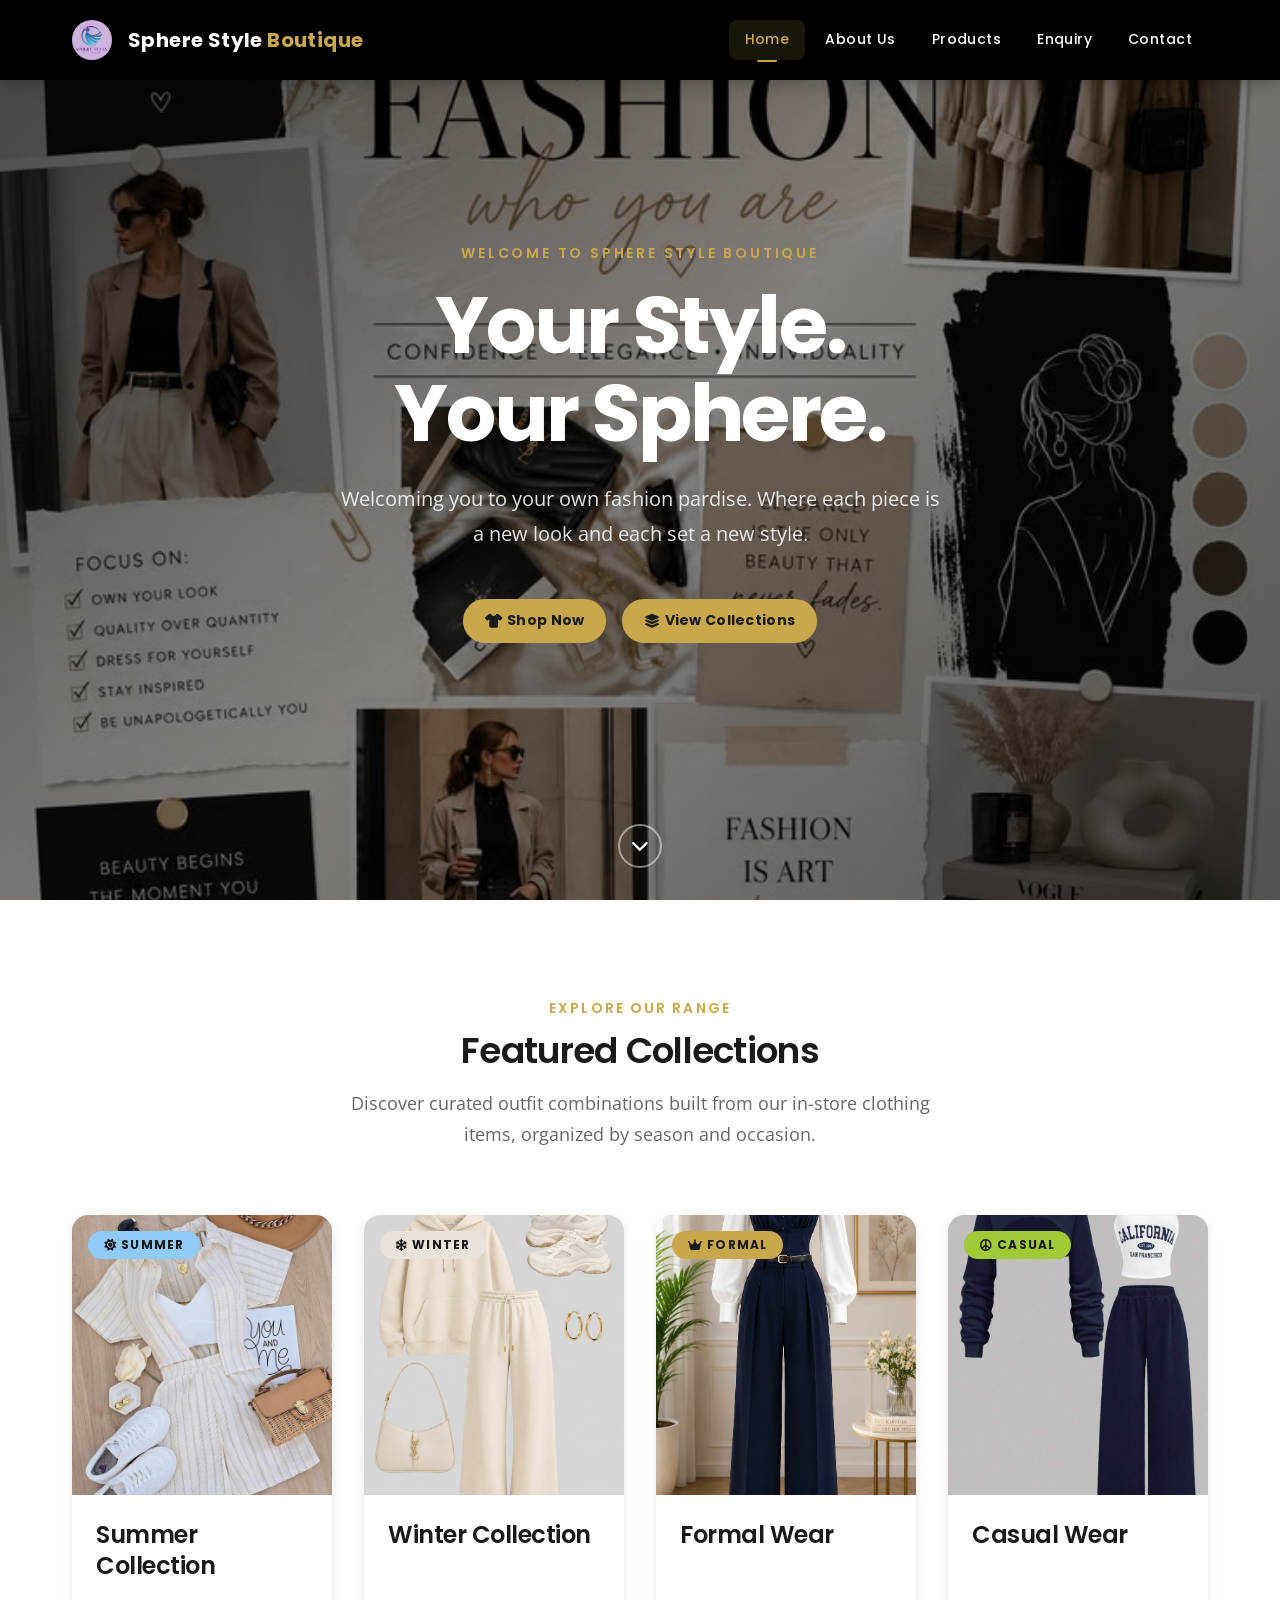
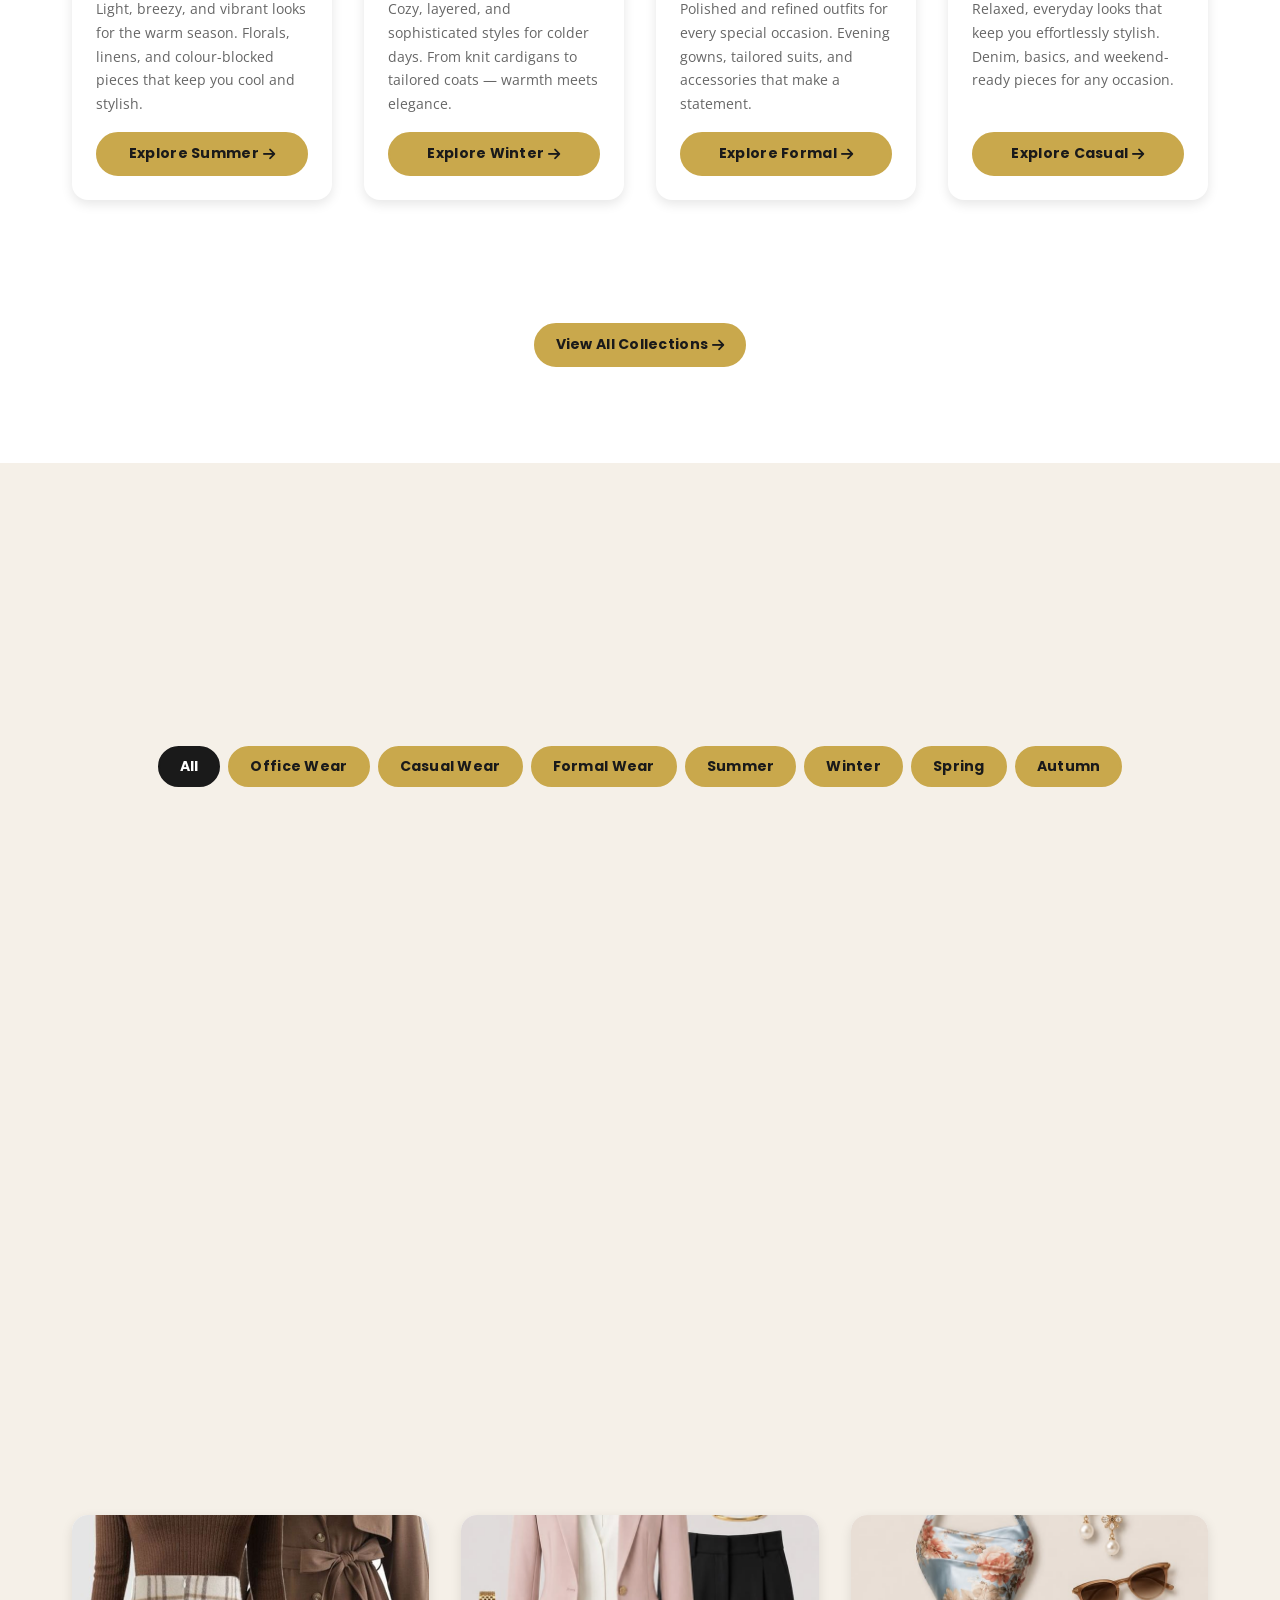
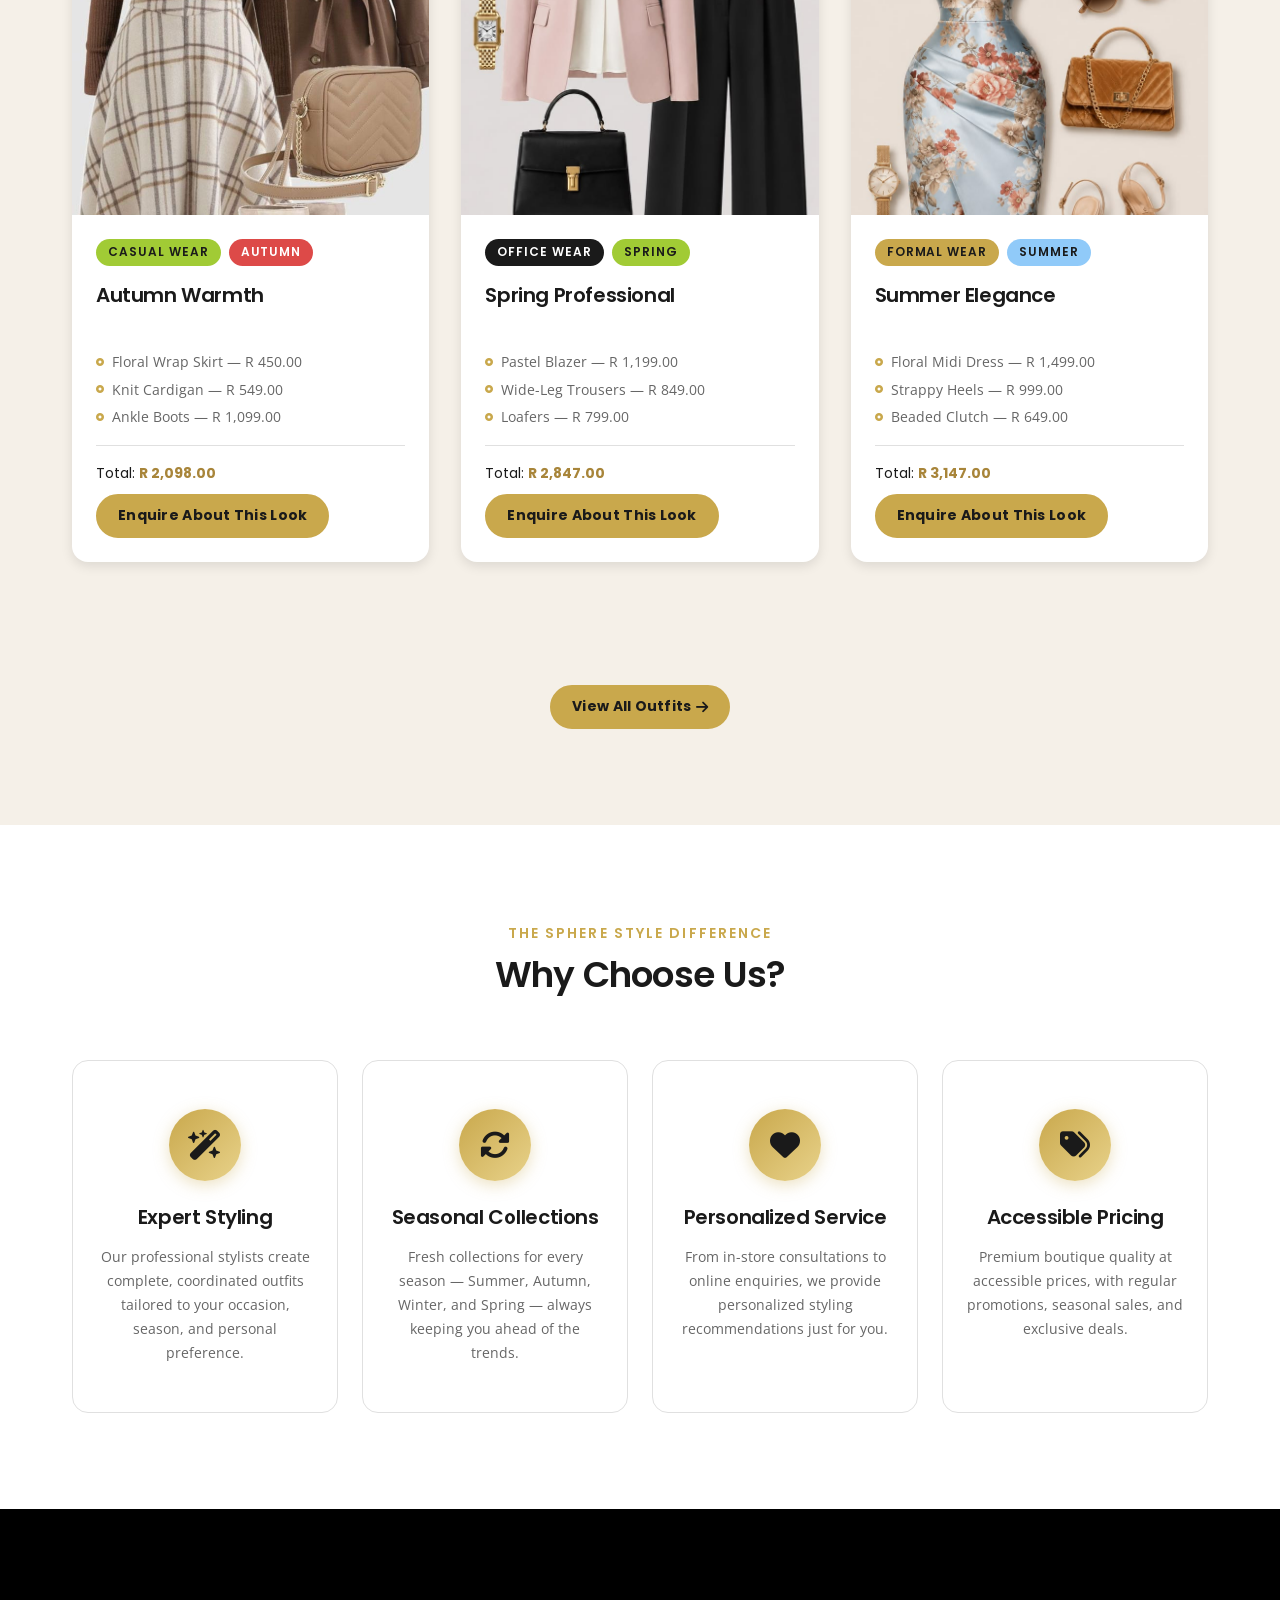
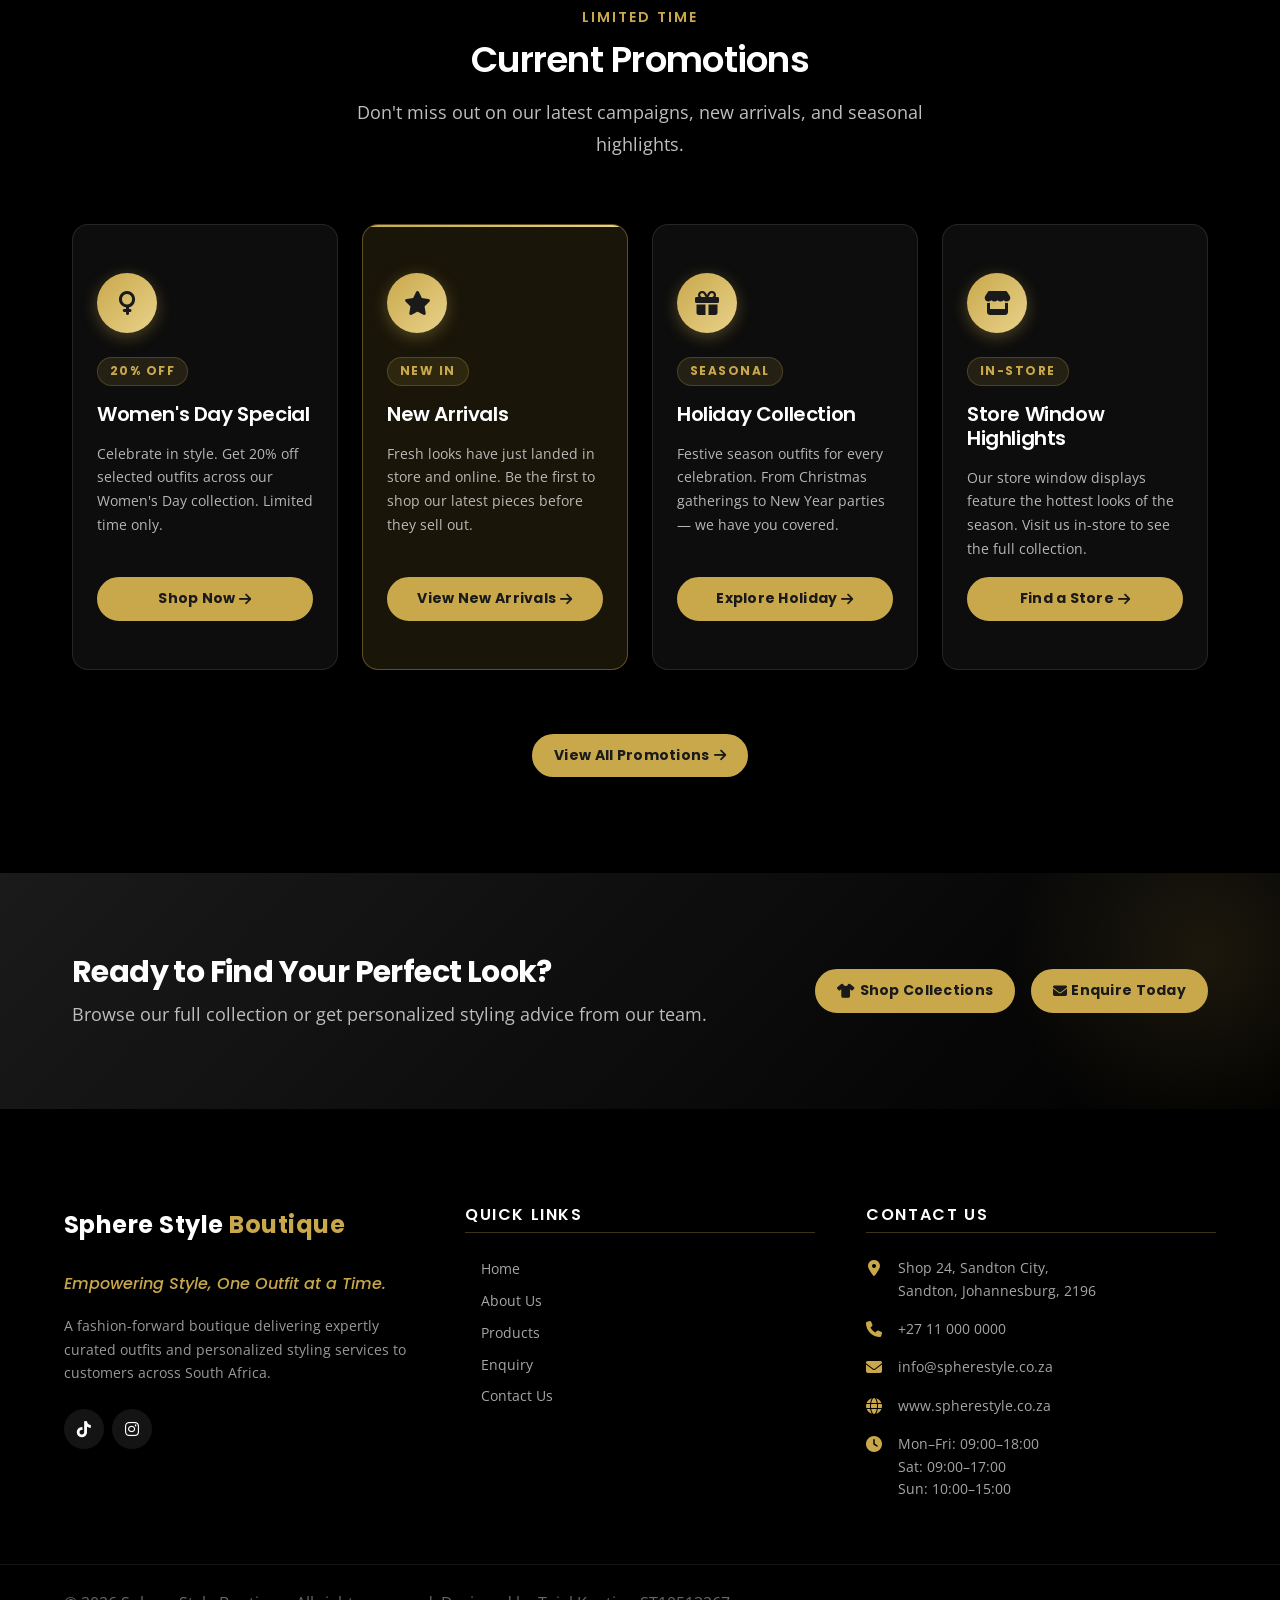
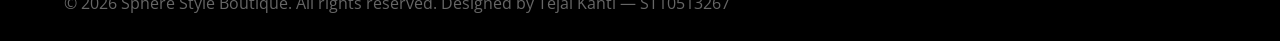
<file: webpages/index.html>
<!DOCTYPE html>
<html lang="en">
<head>
    <meta charset="UTF-8">
    <meta name="viewport" content="width=device-width, initial-scale=1.0">
    <meta name="description" content="Sphere Style Boutique">
    <link rel="icon" type="image/x-icon" href="/images/icons/icons8-home.png"> 
    <title> Sphere Style Boutique | Home </title>

    <!-- Google Fonts -->
    <link href="https://fonts.googleapis.com/css2?family=Poppins:wght@400;500;600;700&family=Open+Sans:ital,wght@0,300;0,400;0,600;1,300&display=swap" rel="stylesheet">

    <!-- Font Awesome -->
    <link rel="stylesheet" href="https://cdnjs.cloudflare.com/ajax/libs/font-awesome/6.5.0/css/all.min.css">

    <!-- Main Stylesheet -->
    <link rel="stylesheet" href="/CSS/styles.css">
</head>
<body>
        <!-- Navigation Bar -->
    <header class="navbar" id="navbar">
        <div class="nav-container">

        <!-- Logo -->
        <a href="index.html" class="nav-logo">
            <img src="/images/logo.png" alt="Sphere Style Boutique Logo" class="logo-img">
            <br>
            <span class="logo-text">Sphere Style <span class="logo-accent">Boutique</span></span>
        </a>
         <!-- Nav Links -->
          <nav class="nav-menu" id="navMenu">
            <ul class="nav-list">
                <li class="nav-item">
                    <a href="index.html" class="nav-link active">Home</a>
                </li>
                <li class="nav-item">
                    <a href="about.html" class="nav-link">About Us</a>
                </li>
                <li class="nav-item">
                    <a href="products.html" class="nav-link">Products</a>
                </li>
                <li class="nav-item">
                    <a href="enquiry.html" class="nav-link">Enquiry</a>
                </li>
                <li class="nav-item">
                    <a href="contact.html" class="nav-link">Contact</a>
                </li>
            </ul>
        </nav>
     </div>
</header>

    <!--Hero Section-->
    <section class="hero" id="hero">
    <div class="hero-overlay"></div>
    <div class="hero-content">
        <p class="hero-tagline">Welcome to Sphere Style Boutique</p>
        <h1 class="hero-heading">Your Style.<br>Your Sphere.</h1>
        <p class="hero-subtext">
            Welcoming you to your own fashion pardise. Where each piece is a new look and each set a new style.
        </p>
        <div class="hero-buttons">
            <a href="products.html" class="btn btn-small">
                <i class="fa-solid fa-shirt"></i> Shop Now
            </a>
            <a href="products.html#collections" class="btn btn-small">
                <i class="fa-solid fa-layer-group"></i> View Collections
            </a>
        </div>
    </div>

    <!-- Scroll Down Indicator -->
    <div class="hero-scroll-indicator">
        <a href="#featured-collections" aria-label="Scroll down">
            <i class="fa-solid fa-chevron-down"></i>
        </a>
    </div>
</section>
    <!--Featured Collections-->
    <section class="featured-collections" id="featured-collections">
    <div class="section-container">

        <!-- Section Header -->
        <div class="section-header">
            <p class="section-label">Explore Our Range</p>
            <h2 class="section-title">Featured Collections</h2>
            <p class="section-subtitle">
                Discover curated outfit combinations built from our in-store 
                clothing items, organized by season and occasion.
            </p>
        </div>
        <!-- Collections Grid -->
        <div class="collections-grid">
            <!-- Collection Card 1 — Summer -->
            <article class="collection-card" data-season="summer">
                <div class="collection-card-image-wrapper">
                    <img 
                        src="/images/homepage/summer.png" 
                        alt="Summer Collection — light and vibrant outfits" 
                        width="345"
                        height="532"
                        class="collection-card-image"
                        loading="lazy"
                    >
                    <div class="collection-card-badge summer-badge">
                        <i class="fa-solid fa-sun"></i> Summer
                    </div>
                </div>
                <div class="collection-card-body">
                    <h3 class="collection-card-title">Summer Collection</h3>
                    <p class="collection-card-text">
                        Light, breezy, and vibrant looks for the warm season. 
                        Florals, linens, and colour-blocked pieces that keep you cool and stylish.
                    </p>
                    <a href="products.html#summer" class="btn btn-small">
                        Explore Summer <i class="fa-solid fa-arrow-right"></i>
                    </a>
                </div>
            </article>
            <!-- Collection Card 2 — Winter -->
            <article class="collection-card" data-season="winter">
                <div class="collection-card-image-wrapper">
                    <img 
                        src="/images/homepage/winter.png" 
                        alt="Winter Collection — cozy and layered outfits" 
                        width="345"
                        height="618"
                        class="collection-card-image"
                        loading="lazy"
                    >
                    <div class="collection-card-badge winter-badge">
                        <i class="fa-solid fa-snowflake"></i> Winter
                    </div>
                </div>
                <div class="collection-card-body">
                    <h3 class="collection-card-title">Winter Collection</h3>
                    <p class="collection-card-text">
                        Cozy, layered, and sophisticated styles for colder days. 
                        From knit cardigans to tailored coats — warmth meets elegance.
                    </p>
                    <a href="products.html#winter" class="btn btn-small">
                        Explore Winter <i class="fa-solid fa-arrow-right"></i>
                    </a>
                </div>
            </article>
            <!-- Collection Card 3 — Formal Wear -->
            <article class="collection-card" data-season="formal">
                <div class="collection-card-image-wrapper">
                    <img 
                        src="/images/homepage/formal.png" 
                        alt="Formal Wear Collection — polished and refined outfits" 
                        width="345"
                        height="560"
                        class="collection-card-image"
                        loading="lazy"
                    >
                    <div class="collection-card-badge formal-badge">
                        <i class="fa-solid fa-crown"></i> Formal
                    </div>
                </div>
                <div class="collection-card-body">
                    <h3 class="collection-card-title">Formal Wear</h3>
                    <p class="collection-card-text">
                        Polished and refined outfits for every special occasion. 
                        Evening gowns, tailored suits, and accessories that make a statement.
                    </p>
                    <a href="products.html#formal" class="btn btn-small">
                        Explore Formal <i class="fa-solid fa-arrow-right"></i>
                    </a>
                </div>
            </article>
            <!-- Collection Card 4 — Casual Wear -->
            <article class="collection-card" data-season="casual">
                <div class="collection-card-image-wrapper">
                    <img 
                        src="/images/homepage/casual.png" 
                        alt="Casual Wear Collection — relaxed everyday outfits"
                        width="345"
                        height="670" 
                        class="collection-card-image"
                        loading="lazy"
                    >
                    <div class="collection-card-badge casual-badge">
                        <i class="fa-solid fa-peace"></i> Casual
                    </div>
                </div>
                <div class="collection-card-body">
                    <h3 class="collection-card-title">Casual Wear</h3>
                    <p class="collection-card-text">
                        Relaxed, everyday looks that keep you effortlessly stylish. 
                        Denim, basics, and weekend-ready pieces for any occasion.
                    </p>
                    <a href="products.html#casual" class="btn btn-small">
                        Explore Casual <i class="fa-solid fa-arrow-right"></i>
                    </a>
                </div>
            </article>

        </div>
        <br>
        <!-- View All Button -->
        <div class="section-cta">
            <a href="products.html" class="btn btn-small">
                View All Collections <i class="fa-solid fa-arrow-right"></i>
            </a>
        </div>

    </div>
</section>

    <!--Outfit Builder-->
    <section class="outfit-builder" id="outfit-builder">
    <div class="section-container">

        <!-- Section Header -->
        <div class="section-header">
            <p class="section-label">Staff Curated Looks</p>
            <h2 class="section-title">Outfit Builder Showcase</h2>
            <p class="section-subtitle">
                Complete, coordinated looks curated by our stylists.
            </p>
        </div>

        <!-- Filter Buttons -->
        <div class="outfit-filter-bar" id="outfitFilterBar" role="tablist" aria-label="Filter outfits by category">
            <button type="button" class="btn btn-small filter-btn active" data-filter="all" role="tab" aria-selected="true">All</button>
            <button type="button" class="btn btn-small filter-btn" data-filter="office" role="tab" aria-selected="false">Office Wear</button>
            <button type="button" class="btn btn-small filter-btn" data-filter="casual" role="tab" aria-selected="false">Casual Wear</button>
            <button type="button" class="btn btn-small filter-btn" data-filter="formal" role="tab" aria-selected="false">Formal Wear</button>
            <button type="button" class="btn btn-small filter-btn" data-filter="summer" role="tab" aria-selected="false">Summer</button>
            <button type="button" class="btn btn-small filter-btn" data-filter="winter" role="tab" aria-selected="false">Winter</button>
            <button type="button" class="btn btn-small filter-btn" data-filter="spring" role="tab" aria-selected="false">Spring</button>
            <button type="button" class="btn btn-small filter-btn" data-filter="autumn" role="tab" aria-selected="false">Autumn</button>
        </div>
        <!-- Outfit Cards Grid -->
        <div class="outfit-grid" id="outfitGrid">
            <!-- Outfit Card 1 — Office Wear / Winter -->
            <article class="outfit-card" data-category="office" data-season="winter">
                <div class="outfit-card-image-wrapper">
                    <img 
                        src="/images/homepage/office look.png" 
                        alt="The Power Office Look — blazer, trousers, and heels" 
                        width="345"
                        height="618"
                        class="outfit-card-image"
                        loading="lazy"
                    >
                </div>
                <div class="outfit-card-body">
                    <div class="outfit-card-tags">
                        <span class="outfit-tag office-tag">Office Wear</span>
                        <span class="outfit-tag winter-tag">Winter</span>
                    </div>
                    <h3 class="outfit-card-title">The Power Office Look</h3>
                    <ul class="outfit-items-list">
                        <li><i class="fa-solid fa-circle-dot"></i> Black Blazer — R 1,299.00</li>
                        <li><i class="fa-solid fa-circle-dot"></i> High-Rise Trousers — R 799.00</li>
                        <li><i class="fa-solid fa-circle-dot"></i> Pointed Heels — R 899.00</li>
                    </ul>
                    <div class="outfit-card-footer">
                        <span class="outfit-total">Total: <strong>R 2,997.00</strong></span>
                        <a href="enquiry.html" class="btn btn-small">Enquire About This Look</a>
                    </div>
                </div>
            </article>
            <!-- Outfit Card 2 — Casual Wear / Summer -->
            <article class="outfit-card" data-category="casual" data-season="summer">
                <div class="outfit-card-image-wrapper">
                    <img 
                        src="/images/homepage/casual look.png" 
                        alt="Weekend Casual Look — sundress, sneakers, and bag" 
                        height="618" 
                        width="345"
                        class="outfit-card-image"
                        loading="lazy"
                    >
                </div>
                <div class="outfit-card-body">
                    <div class="outfit-card-tags">
                        <span class="outfit-tag casual-tag">Casual Wear</span>
                        <span class="outfit-tag summer-tag">Summer</span>
                    </div>
                    <h3 class="outfit-card-title">Weekend Casual</h3>
                    <ul class="outfit-items-list">
                        <li><i class="fa-solid fa-circle-dot"></i> Linen Sundress — R 599.00</li>
                        <li><i class="fa-solid fa-circle-dot"></i> White Sneakers — R 699.00</li>
                        <li><i class="fa-solid fa-circle-dot"></i> Straw Bag — R 349.00</li>
                    </ul>
                    <div class="outfit-card-footer">
                        <span class="outfit-total">Total: <strong>R 1,647.00</strong></span>
                        <a href="enquiry.html" class="btn btn-small">Enquire About This Look</a>
                    </div>
                </div>
            </article>
            <!-- Outfit Card 3 — Formal Wear / Winter -->
            <article class="outfit-card" data-category="formal" data-season="winter">
                <div class="outfit-card-image-wrapper">
                    <img 
                        src="/images/homepage/formal look.png" 
                        alt="Black Tie Ready — evening gown, clutch, and stilettos" 
                        height="618" 
                        width="345"
                        class="outfit-card-image"
                        loading="lazy"
                    >
                </div>
                <div class="outfit-card-body">
                    <div class="outfit-card-tags">
                        <span class="outfit-tag formal-tag">Formal Wear</span>
                        <span class="outfit-tag winter-tag">Winter</span>
                    </div>
                    <h3 class="outfit-card-title">Black Tie Ready</h3>
                    <ul class="outfit-items-list">
                        <li><i class="fa-solid fa-circle-dot"></i> Evening Gown — R 2,199.00</li>
                        <li><i class="fa-solid fa-circle-dot"></i> Clutch Bag — R 549.00</li>
                        <li><i class="fa-solid fa-circle-dot"></i> Stilettos — R 1,099.00</li>
                    </ul>
                    <div class="outfit-card-footer">
                        <span class="outfit-total">Total: <strong>R 3,847.00</strong></span>
                        <a href="enquiry.html" class="btn btn-small">Enquire About This Look</a>
                    </div>
                </div>
            </article>
            <!-- Outfit Card 4 — Casual / Autumn -->
            <article class="outfit-card" data-category="casual" data-season="autumn">
                <div class="outfit-card-image-wrapper">
                    <img 
                        src="/images/homepage/autumn look.png" 
                        alt="Autumn Casual Look — wrap skirt, knit top, and ankle boots" 
                        height="713" 
                        width="345"
                        class="outfit-card-image"
                        loading="lazy"
                    >
                </div>
                <div class="outfit-card-body">
                    <div class="outfit-card-tags">
                        <span class="outfit-tag casual-tag">Casual Wear</span>
                        <span class="outfit-tag autumn-tag">Autumn</span>
                    </div>
                    <h3 class="outfit-card-title">Autumn Warmth</h3>
                    <ul class="outfit-items-list">
                        <li><i class="fa-solid fa-circle-dot"></i> Floral Wrap Skirt — R 450.00</li>
                        <li><i class="fa-solid fa-circle-dot"></i> Knit Cardigan — R 549.00</li>
                        <li><i class="fa-solid fa-circle-dot"></i> Ankle Boots — R 1,099.00</li>
                    </ul>
                    <div class="outfit-card-footer">
                        <span class="outfit-total">Total: <strong>R 2,098.00</strong></span>
                        <a href="enquiry.html" class="btn btn-small">Enquire About This Look</a>
                    </div>
                </div>
            </article>
            <!-- Outfit Card 5 — Office / Spring -->
            <article class="outfit-card" data-category="office" data-season="spring">
                <div class="outfit-card-image-wrapper">
                    <img 
                        src="/images/homepage/spring look.png" 
                        alt="Spring Office Look — pastel blazer, trousers, and loafers" 
                        height="713" 
                        width="345"
                        class="outfit-card-image"
                        loading="lazy"
                    >
                </div>
                <div class="outfit-card-body">
                    <div class="outfit-card-tags">
                        <span class="outfit-tag office-tag">Office Wear</span>
                        <span class="outfit-tag spring-tag">Spring</span>
                    </div>
                    <h3 class="outfit-card-title">Spring Professional</h3>
                    <ul class="outfit-items-list">
                        <li><i class="fa-solid fa-circle-dot"></i> Pastel Blazer — R 1,199.00</li>
                        <li><i class="fa-solid fa-circle-dot"></i> Wide-Leg Trousers — R 849.00</li>
                        <li><i class="fa-solid fa-circle-dot"></i> Loafers — R 799.00</li>
                    </ul>
                    <div class="outfit-card-footer">
                        <span class="outfit-total">Total: <strong>R 2,847.00</strong></span>
                        <a href="enquiry.html" class="btn btn-small">Enquire About This Look</a>
                    </div>
                </div>
            </article>
            <!-- Outfit Card 6 — Formal / Summer -->
            <article class="outfit-card" data-category="formal" data-season="summer">
                <div class="outfit-card-image-wrapper">
                    <img 
                        src="/images/homepage/summer look.png" 
                        alt="Summer Formal Look — midi dress, strappy heels, and clutch" 
                        height="618" 
                        width="345"
                        class="outfit-card-image"
                        loading="lazy"
                    >
                </div>
                <div class="outfit-card-body">
                    <div class="outfit-card-tags">
                        <span class="outfit-tag formal-tag">Formal Wear</span>
                        <span class="outfit-tag summer-tag">Summer</span>
                    </div>
                    <h3 class="outfit-card-title">Summer Elegance</h3>
                    <ul class="outfit-items-list">
                        <li><i class="fa-solid fa-circle-dot"></i> Floral Midi Dress — R 1,499.00</li>
                        <li><i class="fa-solid fa-circle-dot"></i> Strappy Heels — R 999.00</li>
                        <li><i class="fa-solid fa-circle-dot"></i> Beaded Clutch — R 649.00</li>
                    </ul>
                    <div class="outfit-card-footer">
                        <span class="outfit-total">Total: <strong>R 3,147.00</strong></span>
                        <a href="enquiry.html" class="btn btn-small">Enquire About This Look</a>
                    </div>
                </div>
            </article>

        </div>
        <!-- End of Outfit Grid -->
        <br>
        <!-- View All Outfits CTA -->
        <div class="section-cta">
            <a href="products.html" class="btn btn-small">
                View All Outfits <i class="fa-solid fa-arrow-right"></i>
            </a>
        </div>

    </div>
</section>

    <!--Features-->
    <section class="why-us" id="why-us">
    <div class="section-container">

        <div class="section-header">
            <p class="section-label">The Sphere Style Difference</p>
            <h2 class="section-title">Why Choose Us?</h2>
        </div>

        <div class="features-grid">

            <!-- Feature 1 -->
            <div class="feature-card">
                <div class="feature-icon">
                    <i class="fa-solid fa-wand-magic-sparkles"></i>
                </div>
                <h3 class="feature-title">Expert Styling</h3>
                <p class="feature-text">
                    Our professional stylists create complete, coordinated outfits 
                    tailored to your occasion, season, and personal preference.
                </p>
            </div>

            <!-- Feature 2 -->
            <div class="feature-card">
                <div class="feature-icon">
                    <i class="fa-solid fa-rotate"></i>
                </div>
                <h3 class="feature-title">Seasonal Collections</h3>
                <p class="feature-text">
                    Fresh collections for every season — Summer, Autumn, Winter, 
                    and Spring — always keeping you ahead of the trends.
                </p>
            </div>

            <!-- Feature 3 -->
            <div class="feature-card">
                <div class="feature-icon">
                    <i class="fa-solid fa-heart"></i>
                </div>
                <h3 class="feature-title">Personalized Service</h3>
                <p class="feature-text">
                    From in-store consultations to online enquiries, we provide 
                    personalized styling recommendations just for you.
                </p>
            </div>

            <!-- Feature 4 -->
            <div class="feature-card">
                <div class="feature-icon">
                    <i class="fa-solid fa-tags"></i>
                </div>
                <h3 class="feature-title">Accessible Pricing</h3>
                <p class="feature-text">
                    Premium boutique quality at accessible prices, with regular 
                    promotions, seasonal sales, and exclusive deals.
                </p>
            </div>

        </div>
    </div>
</section>

    <!--Promotions-->
    <section class="promotions" id="promotions">
    <div class="section-container">

        <!-- Section Header -->
        <div class="section-header">
            <p class="section-label promo-label">Limited Time</p>
            <h2 class="section-title promo-title">Current Promotions</h2>
            <p class="section-subtitle promo-subtitle">
                Don't miss out on our latest campaigns, new arrivals, 
                and seasonal highlights.
            </p>
        </div>

        <!-- Promotions Grid -->
        <div class="promos-grid">

            <!-- Promo Card 1 — Women's Day -->
            <article class="promo-card">
                <div class="promo-card-icon">
                    <i class="fa-solid fa-venus"></i>
                </div>
                <div class="promo-card-body">
                    <span class="promo-card-badge">20% OFF</span>
                    <h3 class="promo-card-title">Women's Day Special</h3>
                    <p class="promo-card-text">
                        Celebrate in style. Get 20% off selected outfits 
                        across our Women's Day collection. Limited time only.
                    </p>
                    <a href="products.html" class="btn btn-small">
                        Shop Now <i class="fa-solid fa-arrow-right"></i>
                    </a>
                </div>
            </article>

            <!-- Promo Card 2 — New Arrivals -->
            <article class="promo-card promo-card-featured">
                <div class="promo-card-icon">
                    <i class="fa-solid fa-star"></i>
                </div>
                <div class="promo-card-body">
                    <span class="promo-card-badge">NEW IN</span>
                    <h3 class="promo-card-title">New Arrivals</h3>
                    <p class="promo-card-text">
                        Fresh looks have just landed in store and online. 
                        Be the first to shop our latest pieces before they sell out.
                    </p>
                    <a href="products.html" class="btn btn-small">
                        View New Arrivals <i class="fa-solid fa-arrow-right"></i>
                    </a>
                </div>
            </article>

            <!-- Promo Card 3 — Holiday Collection -->
            <article class="promo-card">
                <div class="promo-card-icon">
                    <i class="fa-solid fa-gift"></i>
                </div>
                <div class="promo-card-body">
                    <span class="promo-card-badge">SEASONAL</span>
                    <h3 class="promo-card-title">Holiday Collection</h3>
                    <p class="promo-card-text">
                        Festive season outfits for every celebration. 
                        From Christmas gatherings to New Year parties — we have you covered.
                    </p>
                    <a href="products.html" class="btn btn-small">
                        Explore Holiday <i class="fa-solid fa-arrow-right"></i>
                    </a>
                </div>
            </article>

            <!-- Promo Card 4 — Store Window Display -->
            <article class="promo-card">
                <div class="promo-card-icon">
                    <i class="fa-solid fa-store"></i>
                </div>
                <div class="promo-card-body">
                    <span class="promo-card-badge">IN-STORE</span>
                    <h3 class="promo-card-title">Store Window Highlights</h3>
                    <p class="promo-card-text">
                        Our store window displays feature the hottest looks 
                        of the season. Visit us in-store to see the full collection.
                    </p>
                    <a href="contact.html" class="btn btn-small">
                        Find a Store <i class="fa-solid fa-arrow-right"></i>
                    </a>
                </div>
            </article>

        </div>

        <!-- Promotions CTA -->
        <div class="section-cta">
            <a href="products.html" class="btn btn-small">
                View All Promotions <i class="fa-solid fa-arrow-right"></i>
            </a>
        </div>

    </div>
</section>

    <!--CTA Features-->
    <section class="cta-strip" id="cta-strip">
    <div class="cta-strip-content">
        <div class="cta-strip-text">
            <h2 class="cta-strip-heading">Ready to Find Your Perfect Look?</h2>
            <p class="cta-strip-subtext">
                Browse our full collection or get personalized styling advice from our team.
            </p>
        </div>
        <div class="cta-strip-buttons">
            <a href="products.html" class="btn btn-small">
                <i class="fa-solid fa-shirt"></i> Shop Collections
            </a>
            <a href="enquiry.html" class="btn btn-small">
                <i class="fa-solid fa-envelope"></i> Enquire Today
            </a>
        </div>
    </div>
</section>
    <!--Footer-->
    <footer class="footer" id="footer">
    <div class="footer-container">

        <!-- Footer Column 1 — Brand -->
        <div class="footer-col footer-brand">
            <a href="index.html" class="footer-logo">
                <span class="footer-logo-text">Sphere Style <span class="logo-accent">Boutique</span></span>
            </a>
            <p class="footer-tagline">
                Empowering Style, One Outfit at a Time.
            </p>
            <p class="footer-description">
                A fashion-forward boutique delivering expertly curated outfits 
                and personalized styling services to customers across South Africa.
            </p>
            <!-- Social Media Icons -->
            <div class="footer-social">
                <a href="https://www.tiktok.com/" class="social-icon" aria-label="Follow us on TikTok">
                    <i class="fa-brands fa-tiktok"></i>
                </a>
                <a href="https://www.instagram.com/" class="social-icon" aria-label="Follow us on Instagram">
                    <i class="fa-brands fa-instagram"></i>
                </a>
            </div>
        </div>

        <!-- Footer Column 2 — Quick Links -->
        <div class="footer-col">
            <h4 class="footer-col-heading">Quick Links</h4>
            <ul class="footer-links">
                <li><a href="index.html"><i class="fa-solid fa-chevron-right"></i> Home</a></li>
                <li><a href="about.html"><i class="fa-solid fa-chevron-right"></i> About Us</a></li>
                <li><a href="products.html"><i class="fa-solid fa-chevron-right"></i> Products</a></li>
                <li><a href="enquiry.html"><i class="fa-solid fa-chevron-right"></i> Enquiry</a></li>
                <li><a href="contact.html"><i class="fa-solid fa-chevron-right"></i> Contact Us</a></li>
            </ul>
        </div>

        <!-- Footer Column 3 — Contact Info -->
        <div class="footer-col">
            <h4 class="footer-col-heading">Contact Us</h4>
            <ul class="footer-contact-list">
                <li>
                    <i class="fa-solid fa-location-dot"></i>
                    <span>Shop 24, Sandton City,<br>Sandton, Johannesburg, 2196</span>
                </li>
                <li>
                    <i class="fa-solid fa-phone"></i>
                    <a href="tel:+27110000000">+27 11 000 0000</a>
                </li>
                <li>
                    <i class="fa-solid fa-envelope"></i>
                    <a href="mailto:info@spherestyle.co.za">info@spherestyle.co.za</a>
                </li>
                <li>
                    <i class="fa-solid fa-globe"></i>
                    <a href="https://www.spherestyle.com" target="_blank">
                        www.spherestyle.co.za
                    </a>
                </li>
                <li>
                    <i class="fa-solid fa-clock"></i>
                    <span>Mon–Fri: 09:00–18:00<br>Sat: 09:00–17:00<br>Sun: 10:00–15:00</span>
                </li>
            </ul>
        </div>

    </div>

    <!-- Footer Bottom Bar -->
    <div class="footer-bottom">
        <div class="footer-bottom-container">
            <p class="footer-copyright">
                &copy; 2026 Sphere Style Boutique. All rights reserved. 
                Designed by Tejal Kanti — ST10513267
            </p>
        </div>
    </div>
</footer>

    <!--Back to the top button-->
        <button class="back-to-top" id="backToTop" aria-label="Back to top">
            <i class="fa-solid fa-chevron-up"></i>
        </button>

    <!--JavaScript Link-->
        <script src="/JS/main.js"></script>

</body>
</html>
</file>
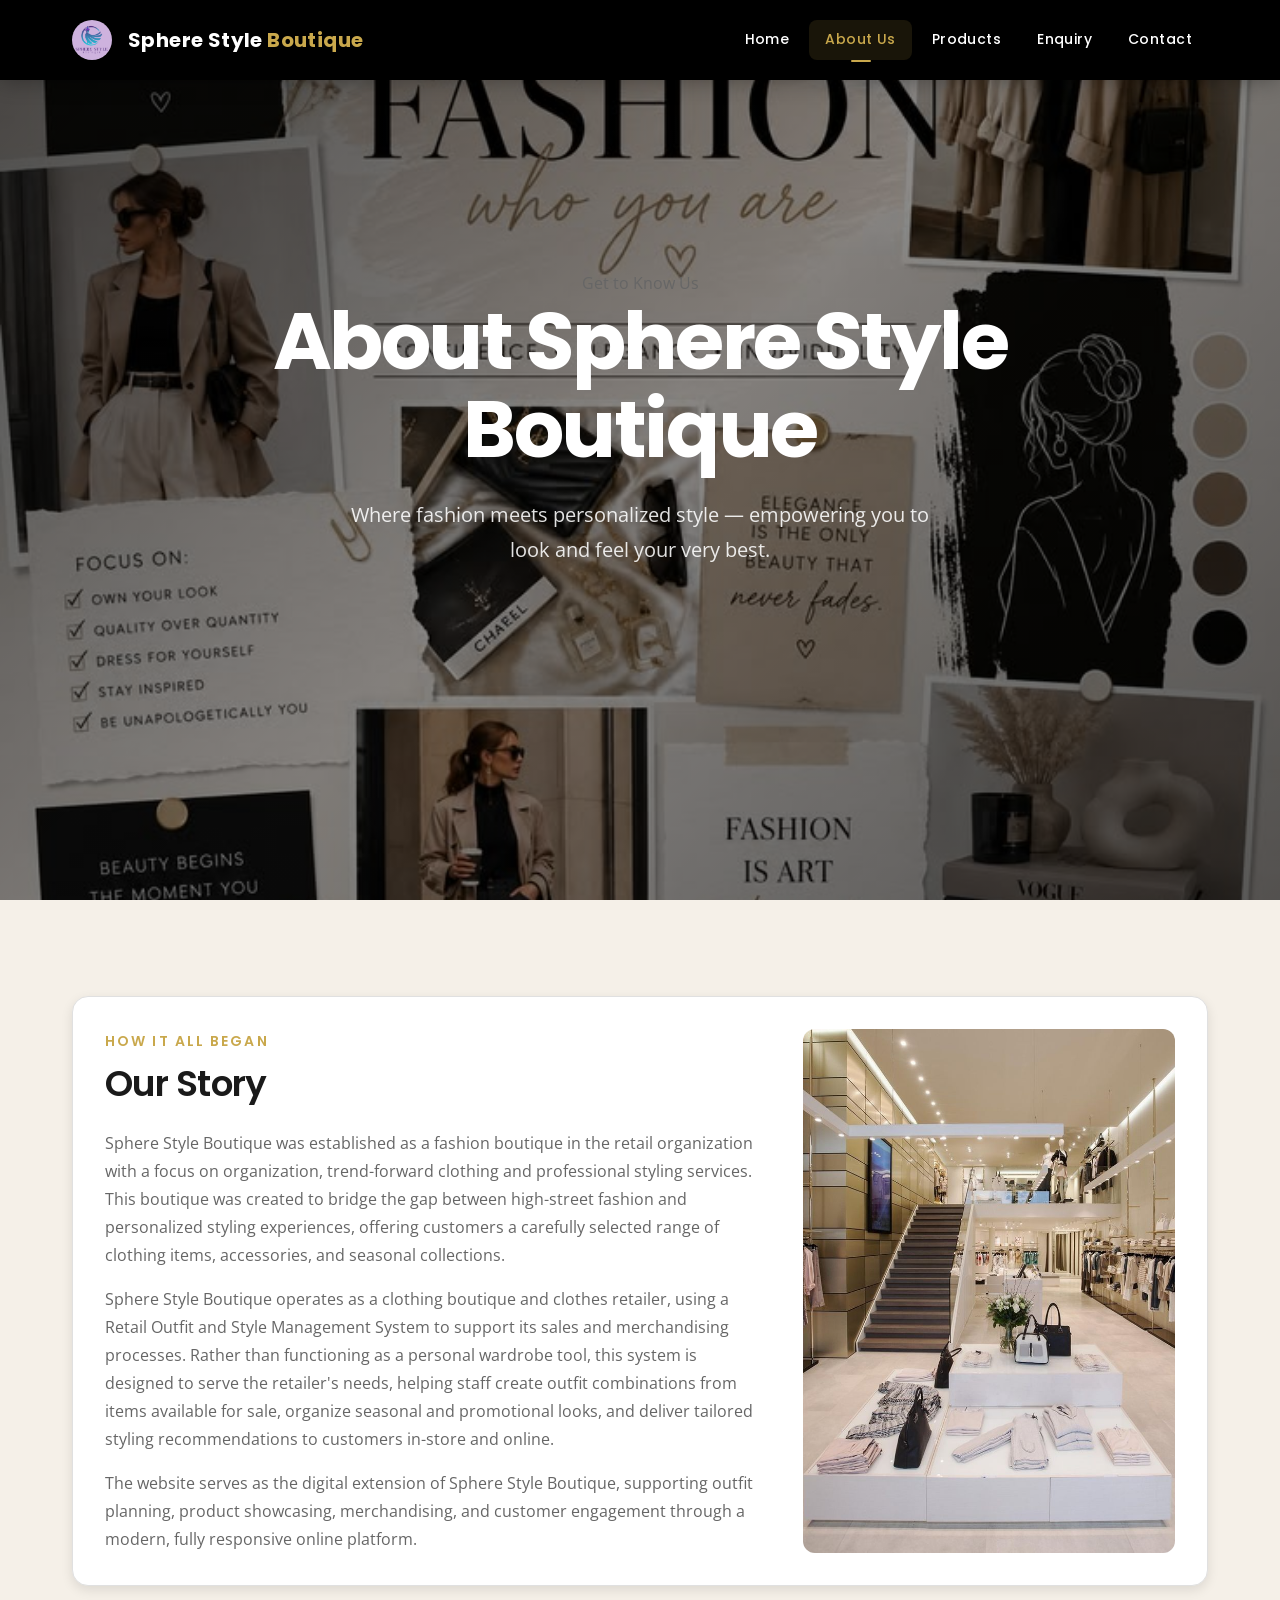
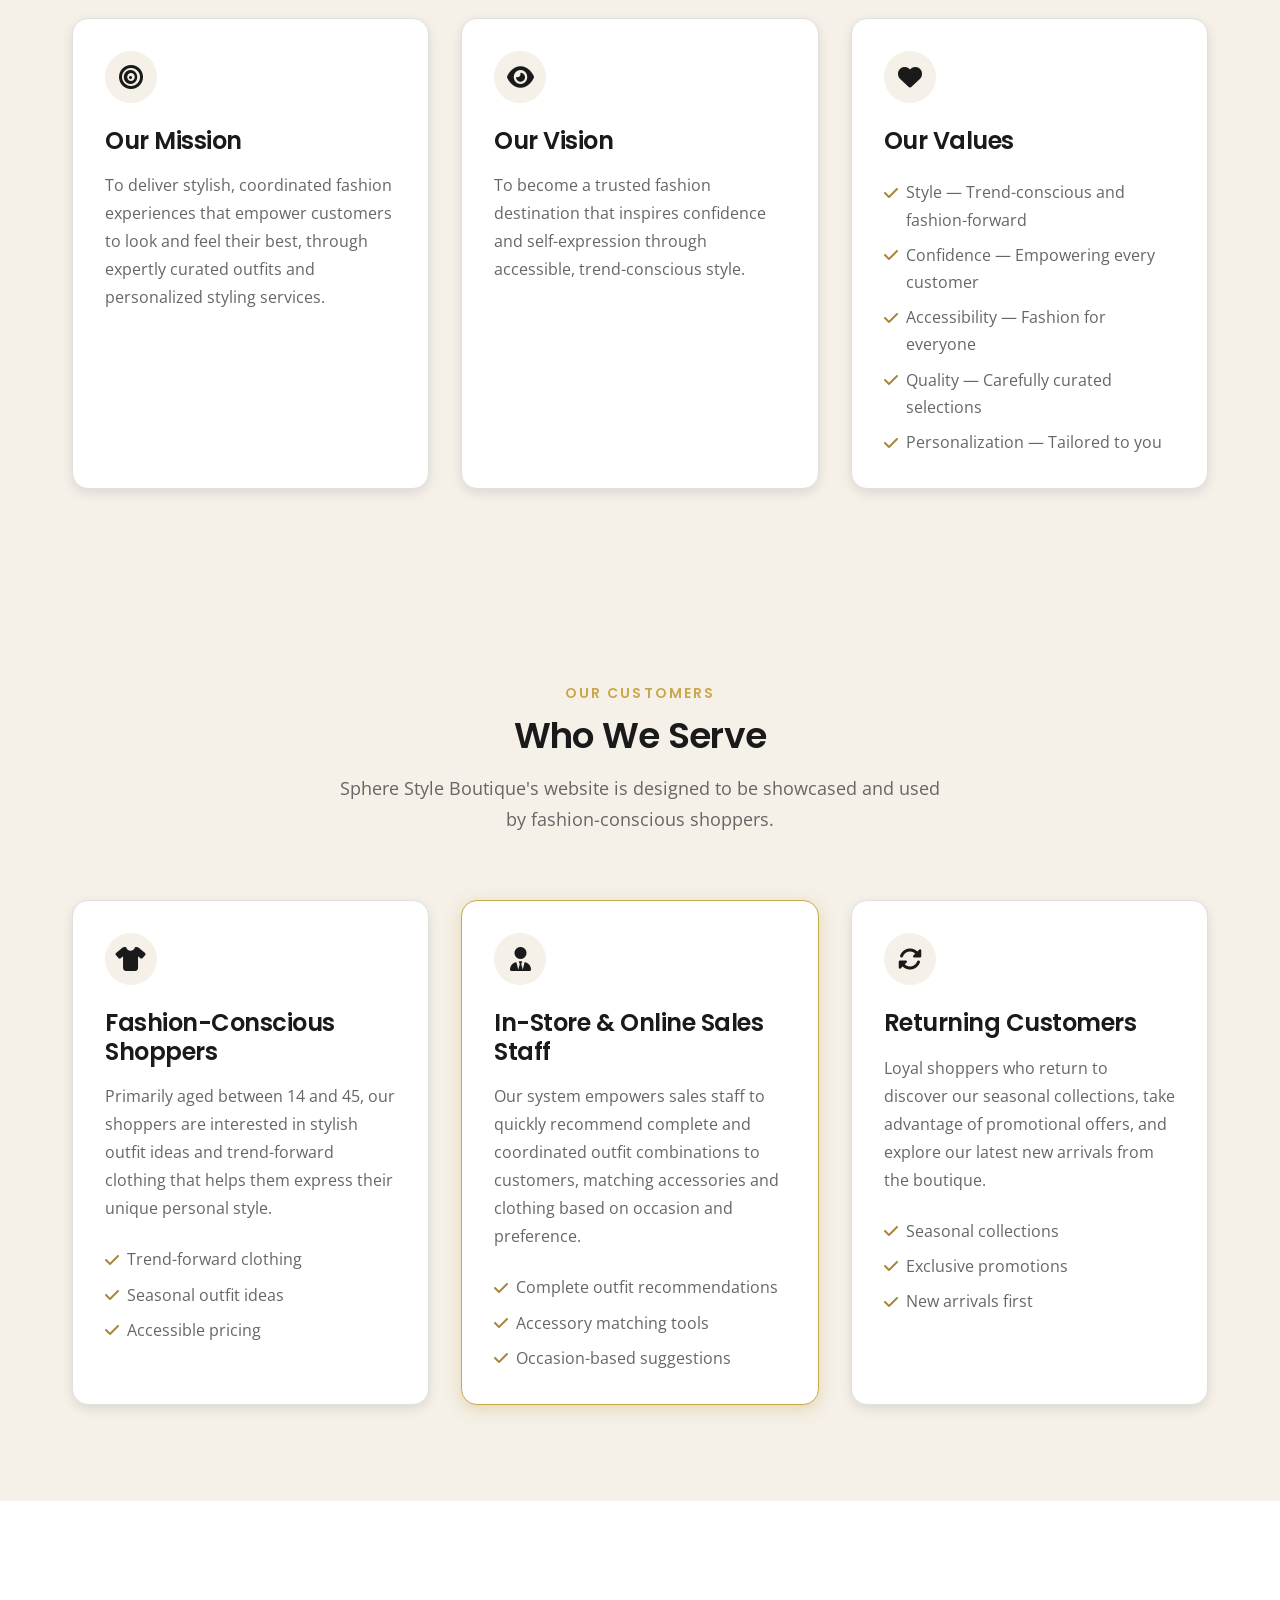
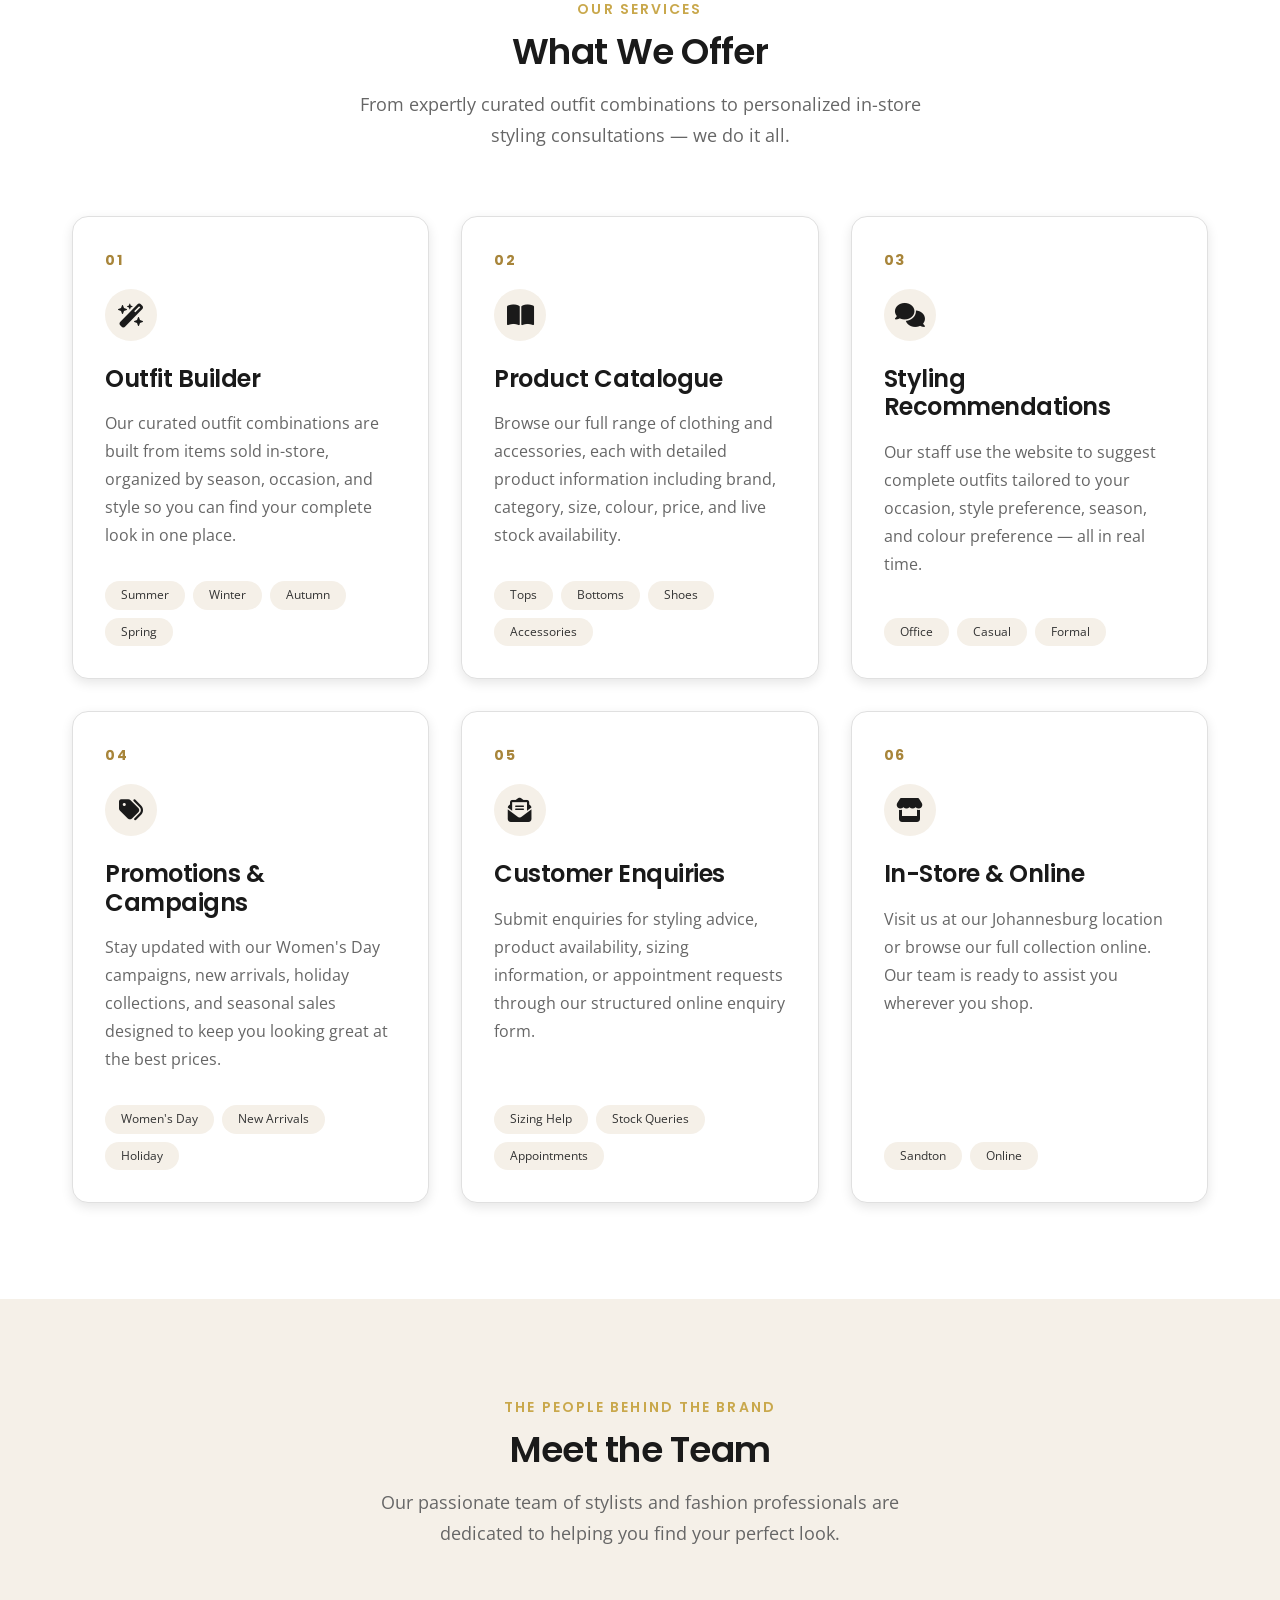
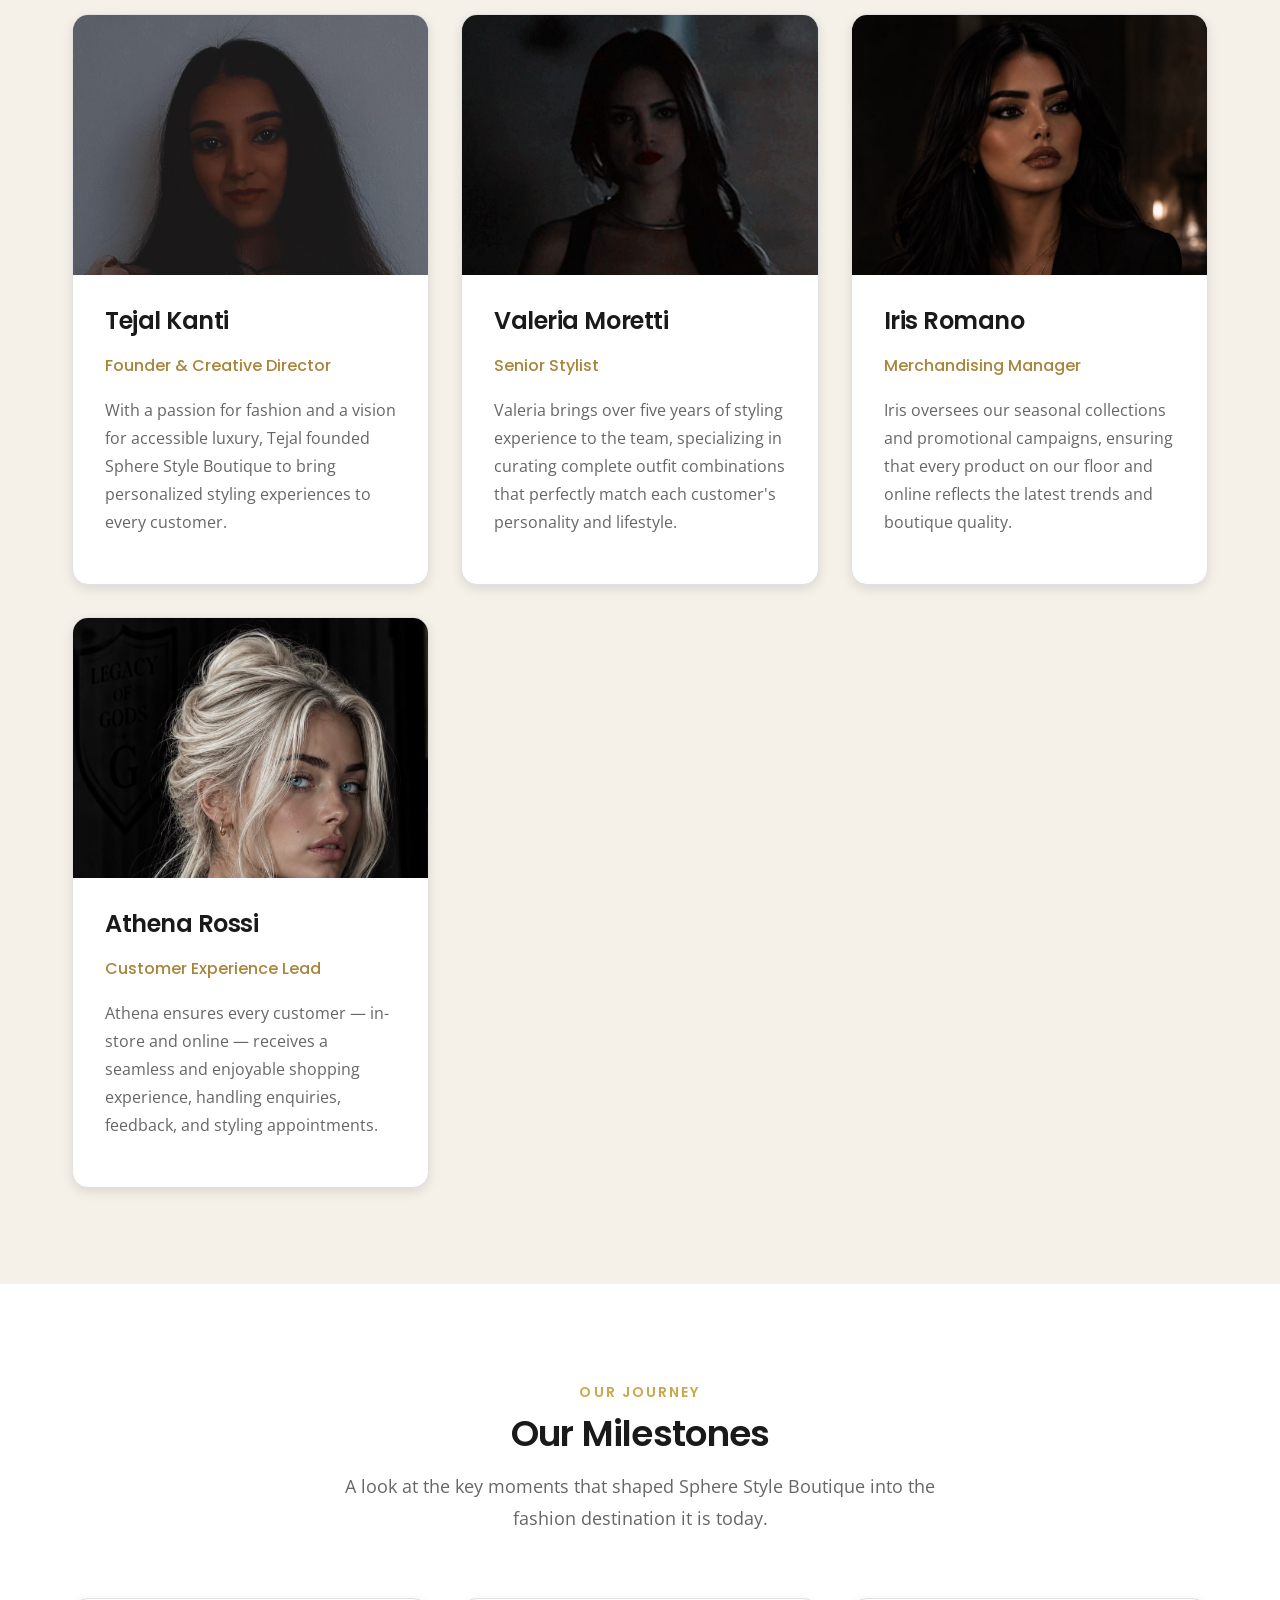
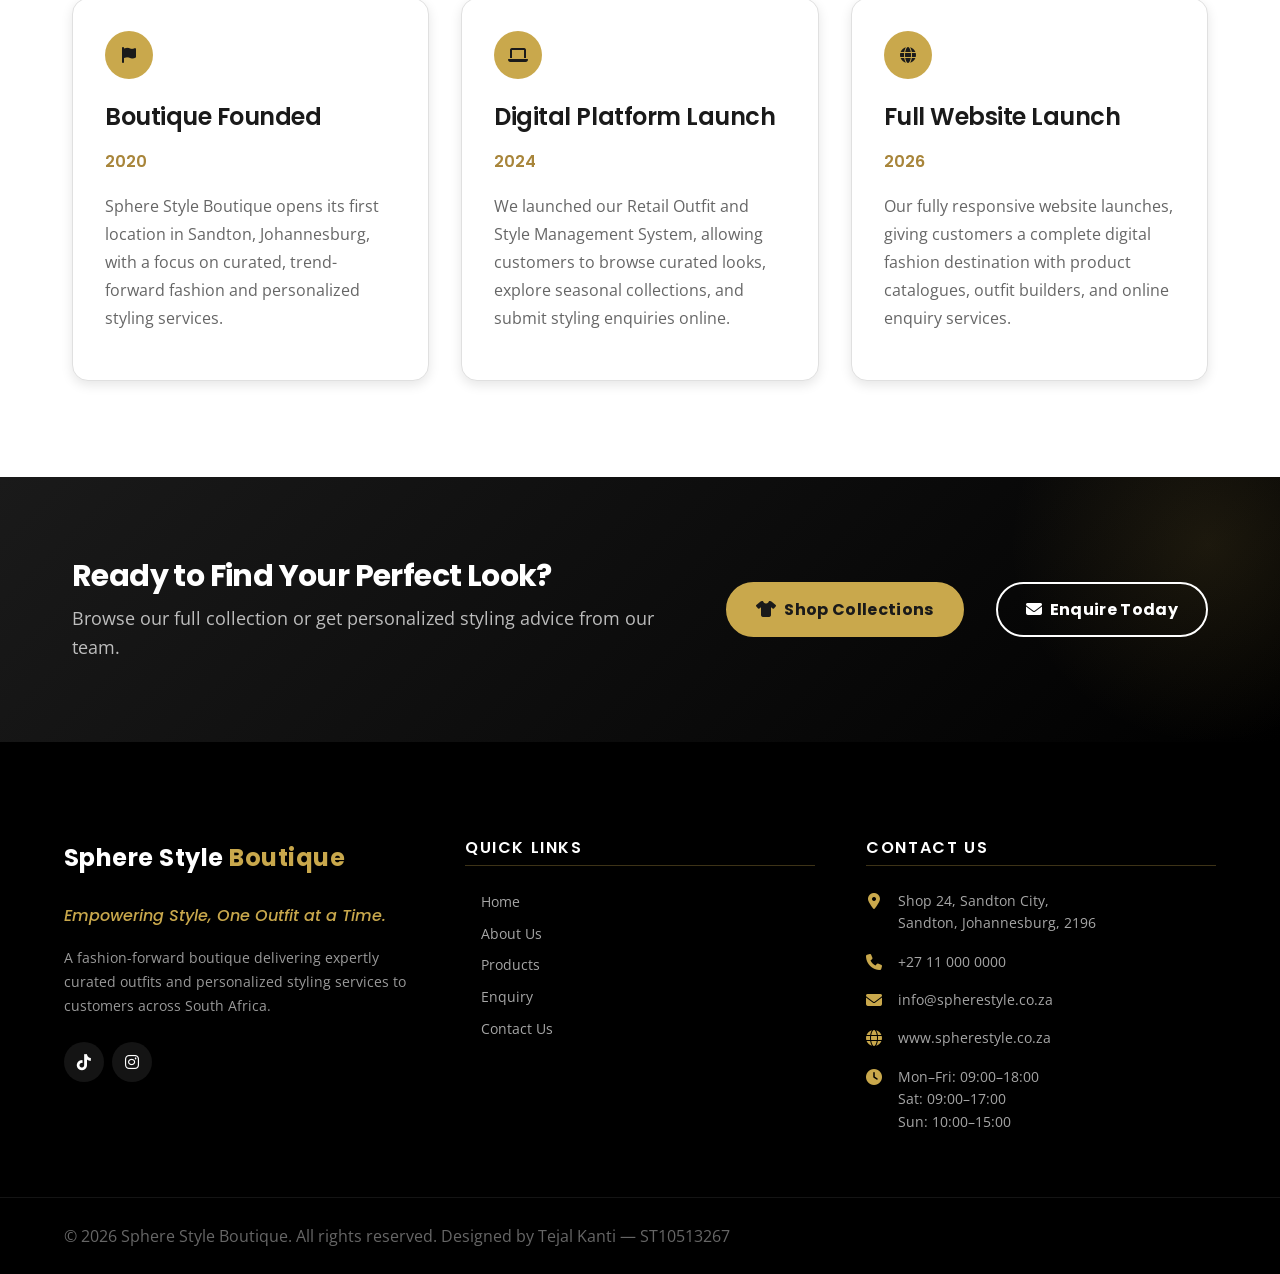
<file: webpages/about.html>
<!DOCTYPE html>
<html lang="en">
<head>
    <meta charset="UTF-8">
    <meta name="viewport" content="width=device-width, initial-scale=1.0">
        <!HTML Code Downloaded Image>
    <link rel="icon" type="image/x-icon" href="/images/icons/icons8-about.png">
    <meta name="description" content="Learn about Sphere Style Boutique.">
    <title> About Us </title>

    <!-- Google Fonts -->
    <link href="https://fonts.googleapis.com/css2?family=Poppins:wght@400;500;600;700&family=Open+Sans:ital,wght@0,300;0,400;0,600;1,300&display=swap" rel="stylesheet">

    <!-- Font Awesome -->
    <link rel="stylesheet" href="https://cdnjs.cloudflare.com/ajax/libs/font-awesome/6.5.0/css/all.min.css">

    <!-- Main Stylesheet -->
    <link rel="stylesheet" href="/CSS/styles.css">

</head>

<body>

    <!--Navigation Bar-->
<header class="navbar" id="navbar">
    <div class="nav-container">

        <!-- Logo -->
        <a href="index.html" class="nav-logo">
            <img src="/images/logo.png" alt="Sphere Style Boutique Logo" class="logo-img">
            <br>
            <span class="logo-text">Sphere Style <span class="logo-accent">Boutique</span></span>
        </a>

        <!-- Navigation Links -->
        <nav class="nav-menu" id="navMenu">
            <ul class="nav-list">
                <li class="nav-item">
                    <a href="index.html" class="nav-link">Home</a>
                </li>
                <li class="nav-item">
                    <a href="about.html" class="nav-link active">About Us</a>
                </li>
                <li class="nav-item">
                    <a href="products.html" class="nav-link">Products</a>
                </li>
                <li class="nav-item">
                    <a href="enquiry.html" class="nav-link">Enquiry</a>
                </li>
                <li class="nav-item">
                    <a href="contact.html" class="nav-link">Contact</a>
                </li>
            </ul>
        </nav>
    </div>
</header>

    <!--Page Hero Banner-->
<section class="page-hero" id="about-hero">
    <div class="page-hero-overlay"></div>
    <div class="page-hero-content">
        <p class="page-hero-label">Get to Know Us</p>
        <h1 class="page-hero-heading">About Sphere Style Boutique</h1>
        <p class="page-hero-subtext">
            Where fashion meets personalized style — empowering you to look and feel your very best.
        </p>
    </div>
</section>

    <!--Story, Vision and Mission of Business-->
<section class="our-story" id="our-story">
    <div class="section-container">
        <div class="story-grid">
            <article class="about-card story-card">
                <div class="story-copy">
                    <p class="section-label">How It All Began</p>
                    <h2 class="section-title">Our Story</h2>
                    <p class="story-paragraph">
                        Sphere Style Boutique was established as a fashion boutique in the
                        retail organization with a focus on organization, trend-forward
                        clothing and professional styling services. This boutique was
                        created to bridge the gap between high-street fashion and personalized
                        styling experiences, offering customers a carefully selected range of
                        clothing items, accessories, and seasonal collections.
                    </p>
                    <p class="story-paragraph">
                        Sphere Style Boutique operates as a clothing boutique and clothes retailer,
                        using a Retail Outfit and Style Management System to support its sales and
                        merchandising processes. Rather than functioning as a personal wardrobe
                        tool, this system is designed to serve the retailer's needs, helping staff
                        create outfit combinations from items available for sale, organize seasonal
                        and promotional looks, and deliver tailored styling recommendations to
                        customers in-store and online.
                    </p>
                    <p class="story-paragraph">
                        The website serves as the digital extension of Sphere Style Boutique,
                        supporting outfit planning, product showcasing, merchandising, and customer
                        engagement through a modern, fully responsive online platform.
                    </p>
                </div>
                <div class="about-image-wrapper">
                    <img
                        src="/images/aboutpage/store.png"
                        alt="Sphere Style Boutique interior — curated fashion displays"
                        height="724"
                        width="450"
                        class="about-story-image"
                        loading="lazy"
                    >
                </div>
            </article>

            <article class="about-card mv-card">
                <div class="mv-icon"><i class="fa-solid fa-bullseye" aria-hidden="true"></i></div>
                <h3 class="mv-heading">Our Mission</h3>
                <p class="mv-paragraph">
                    To deliver stylish, coordinated fashion experiences that empower
                    customers to look and feel their best, through expertly curated
                    outfits and personalized styling services.
                </p>
            </article>

            <article class="about-card mv-card">
                <div class="mv-icon"><i class="fa-solid fa-eye" aria-hidden="true"></i></div>
                <h3 class="mv-heading">Our Vision</h3>
                <p class="mv-paragraph">
                    To become a trusted fashion destination that inspires confidence
                    and self-expression through accessible, trend-conscious style.
                </p>
            </article>

            <article class="about-card mv-card">
                <div class="mv-icon"><i class="fa-solid fa-heart" aria-hidden="true"></i></div>
                <h3 class="mv-heading">Our Values</h3>
                <ul class="values-list">
                    <li><i class="fa-solid fa-check" aria-hidden="true"></i> Style — Trend-conscious and fashion-forward</li>
                    <li><i class="fa-solid fa-check" aria-hidden="true"></i> Confidence — Empowering every customer</li>
                    <li><i class="fa-solid fa-check" aria-hidden="true"></i> Accessibility — Fashion for everyone</li>
                    <li><i class="fa-solid fa-check" aria-hidden="true"></i> Quality — Carefully curated selections</li>
                    <li><i class="fa-solid fa-check" aria-hidden="true"></i> Personalization — Tailored to you</li>
                </ul>
            </article>
        </div>
    </div>
</section>

    <!--Target Audience-->
    <section class="who-we-serve" id="who-we-serve">
    <div class="section-container">

        <!-- Section Header -->
        <div class="section-header">
            <p class="section-label">Our Customers</p>
            <h2 class="section-title">Who We Serve</h2>
            <p class="section-subtitle">
                Sphere Style Boutique's website is designed to be showcased and used by 
                fashion-conscious shoppers.
            </p>
        </div>
        
        <!-- Audience Cards Grid -->
        <div class="audience-grid">

            <!-- Audience Card 1 — Fashion Shoppers -->
            <article class="audience-card">
                <div class="audience-card-icon">
                    <i class="fa-solid fa-shirt"></i>
                </div>
                <h3 class="audience-card-title">Fashion-Conscious Shoppers</h3>
                <p class="audience-card-text">
                    Primarily aged between 14 and 45, our shoppers are interested 
                    in stylish outfit ideas and trend-forward clothing that helps 
                    them express their unique personal style.
                </p>
                <ul class="audience-card-list">
                    <li><i class="fa-solid fa-check"></i> Trend-forward clothing</li>
                    <li><i class="fa-solid fa-check"></i> Seasonal outfit ideas</li>
                    <li><i class="fa-solid fa-check"></i> Accessible pricing</li>
                </ul>
            </article>

            <!-- Audience Card 2 — Sales Staff -->
            <article class="audience-card audience-card-featured">
                <div class="audience-card-icon">
                    <i class="fa-solid fa-user-tie"></i>
                </div>
                <h3 class="audience-card-title">In-Store & Online Sales Staff</h3>
                <p class="audience-card-text">
                    Our system empowers sales staff to quickly recommend complete 
                    and coordinated outfit combinations to customers, matching 
                    accessories and clothing based on occasion and preference.
                </p>
                <ul class="audience-card-list">
                    <li><i class="fa-solid fa-check"></i> Complete outfit recommendations</li>
                    <li><i class="fa-solid fa-check"></i> Accessory matching tools</li>
                    <li><i class="fa-solid fa-check"></i> Occasion-based suggestions</li>
                </ul>
            </article>

            <!-- Audience Card 3 — Returning Customers -->
            <article class="audience-card">
                <div class="audience-card-icon">
                    <i class="fa-solid fa-rotate"></i>
                </div>
                <h3 class="audience-card-title">Returning Customers</h3>
                <p class="audience-card-text">
                    Loyal shoppers who return to discover our seasonal collections, 
                    take advantage of promotional offers, and explore our 
                    latest new arrivals from the boutique.
                </p>
                <ul class="audience-card-list">
                    <li><i class="fa-solid fa-check"></i> Seasonal collections</li>
                    <li><i class="fa-solid fa-check"></i> Exclusive promotions</li>
                    <li><i class="fa-solid fa-check"></i> New arrivals first</li>
                </ul>
            </article>

        </div>
        <!-- End Audience Grid -->

    </div>
</section>

    <!--Services Offered-->
    <section class="what-we-offer" id="what-we-offer">
    <div class="section-container">

        <!-- Section Header -->
        <div class="section-header">
            <p class="section-label">Our Services</p>
            <h2 class="section-title">What We Offer</h2>
            <p class="section-subtitle">
                From expertly curated outfit combinations to personalized 
                in-store styling consultations — we do it all.
            </p>
        </div>

        <!-- Services Grid -->
        <div class="services-grid">

            <!-- Service 1 — Outfit Builder -->
            <div class="service-card">
                <div class="service-card-number">01</div>
                <div class="service-card-icon">
                    <i class="fa-solid fa-wand-magic-sparkles"></i>
                </div>
                <h3 class="service-card-title">Outfit Builder</h3>
                <p class="service-card-text">
                    Our curated outfit combinations are built from items sold 
                    in-store, organized by season, occasion, and style so you 
                    can find your complete look in one place.
                </p>
                <div class="service-card-tags">
                    <span>Summer</span>
                    <span>Winter</span>
                    <span>Autumn</span>
                    <span>Spring</span>
                </div>
            </div>

            <!-- Service 2 — Product Catalogue -->
            <div class="service-card">
                <div class="service-card-number">02</div>
                <div class="service-card-icon">
                    <i class="fa-solid fa-book-open"></i>
                </div>
                <h3 class="service-card-title">Product Catalogue</h3>
                <p class="service-card-text">
                    Browse our full range of clothing and accessories, each with 
                    detailed product information including brand, category, size, 
                    colour, price, and live stock availability.
                </p>
                <div class="service-card-tags">
                    <span>Tops</span>
                    <span>Bottoms</span>
                    <span>Shoes</span>
                    <span>Accessories</span>
                </div>
            </div>

            <!-- Service 3 — Styling Recommendations -->
            <div class="service-card">
                <div class="service-card-number">03</div>
                <div class="service-card-icon">
                    <i class="fa-solid fa-comments"></i>
                </div>
                <h3 class="service-card-title">Styling Recommendations</h3>
                <p class="service-card-text">
                    Our staff use the website to suggest complete outfits tailored 
                    to your occasion, style preference, season, and colour 
                    preference — all in real time.
                </p>
                <div class="service-card-tags">
                    <span>Office</span>
                    <span>Casual</span>
                    <span>Formal</span>
                </div>
            </div>

            <!-- Service 4 — Promotions -->
            <div class="service-card">
                <div class="service-card-number">04</div>
                <div class="service-card-icon">
                    <i class="fa-solid fa-tags"></i>
                </div>
                <h3 class="service-card-title">Promotions & Campaigns</h3>
                <p class="service-card-text">
                    Stay updated with our Women's Day campaigns, new arrivals, 
                    holiday collections, and seasonal sales designed to keep 
                    you looking great at the best prices.
                </p>
                <div class="service-card-tags">
                    <span>Women's Day</span>
                    <span>New Arrivals</span>
                    <span>Holiday</span>
                </div>
            </div>

            <!-- Service 5 — Customer Enquiries -->
            <div class="service-card">
                <div class="service-card-number">05</div>
                <div class="service-card-icon">
                    <i class="fa-solid fa-envelope-open-text"></i>
                </div>
                <h3 class="service-card-title">Customer Enquiries</h3>
                <p class="service-card-text">
                    Submit enquiries for styling advice, product availability, 
                    sizing information, or appointment requests through our 
                    structured online enquiry form.
                </p>
                <div class="service-card-tags">
                    <span>Sizing Help</span>
                    <span>Stock Queries</span>
                    <span>Appointments</span>
                </div>
            </div>

            <!-- Service 6 — Online & In-Store -->
            <div class="service-card">
                <div class="service-card-number">06</div>
                <div class="service-card-icon">
                    <i class="fa-solid fa-store"></i>
                </div>
                <h3 class="service-card-title">In-Store & Online</h3>
                <p class="service-card-text">
                    Visit us at our Johannesburg location or browse 
                    our full collection online. Our team is ready to assist 
                    you wherever you shop.
                </p>
                <div class="service-card-tags">
                    <span>Sandton</span>
                    <span>Online</span>
                </div>
            </div>

        </div>
        <!-- End Services Grid -->

    </div>
</section>

    <!--Meeting the Team-->
    <section class="meet-the-team" id="meet-the-team">
    <div class="section-container">

        <!-- Section Header -->
        <div class="section-header">
            <p class="section-label">The People Behind the Brand</p>
            <h2 class="section-title">Meet the Team</h2>
            <p class="section-subtitle">
                Our passionate team of stylists and fashion professionals 
                are dedicated to helping you find your perfect look.
            </p>
        </div>

        <!-- Team Cards Grid -->
        <div class="team-grid">

            <!-- Team Member 1 — Founder -->
            <article class="team-card">
                <div class="team-card-image-wrapper">
                    <img
                        src="/images/aboutpage/tejal.png"
                        alt="Tejal Kanti — Founder and Creative Director of Sphere Style Boutique"
                        height="500" 
                        width="500"
                        class="team-card-image"
                        loading="lazy"
                    >
                </div>
                <div class="team-card-body">
                    <h3 class="team-card-name">Tejal Kanti</h3>
                    <p class="team-card-role">Founder & Creative Director</p>
                    <p class="team-card-bio">
                        With a passion for fashion and a vision for accessible luxury, 
                        Tejal founded Sphere Style Boutique to bring personalized 
                        styling experiences to every customer.
                    </p>
                </div>
            </article>
            <!-- Team Member 2 — Senior Stylist -->
            <article class="team-card">
                <div class="team-card-image-wrapper">
                    <img
                        src="/images/aboutpage/valeria.png"
                        alt="Valeria Moretti — Senior Stylist at Sphere Style Boutique"
                        height="500" 
                        width="500"
                        class="team-card-image"
                        loading="lazy"
                    >
                </div>
                <div class="team-card-body">
                    <h3 class="team-card-name">Valeria Moretti</h3>
                    <p class="team-card-role">Senior Stylist</p>
                    <p class="team-card-bio">
                        Valeria brings over five years of styling experience to the team, 
                        specializing in curating complete outfit combinations that 
                        perfectly match each customer's personality and lifestyle.
                    </p>
                </div>
            </article>
            <!-- Team Member 3 — Merchandising Manager -->
            <article class="team-card">
                <div class="team-card-image-wrapper">
                    <img
                        src="/images/aboutpage/iris.png"
                        alt="Iris Romano — Merchandising Manager at Sphere Style Boutique"
                        height="500" 
                        width="500"
                        class="team-card-image"
                        loading="lazy"
                    >
                </div>
                <div class="team-card-body">
                    <h3 class="team-card-name">Iris Romano</h3>
                    <p class="team-card-role">Merchandising Manager</p>
                    <p class="team-card-bio">
                        Iris oversees our seasonal collections and promotional campaigns, 
                        ensuring that every product on our floor and online reflects 
                        the latest trends and boutique quality.
                    </p>
                </div>
            </article>
            <!-- Team Member 4 — Customer Experience -->
            <article class="team-card">
                <div class="team-card-image-wrapper">
                    <img
                        src="/images/aboutpage/athena.png"
                        alt="Athena Rossi — Customer Experience Lead at Sphere Style Boutique"
                        height="500" 
                        width="500"
                        class="team-card-image"
                        loading="lazy"
                    >
                </div>
                <div class="team-card-body">
                    <h3 class="team-card-name">Athena Rossi</h3>
                    <p class="team-card-role">Customer Experience Lead</p>
                    <p class="team-card-bio">
                        Athena ensures every customer — in-store and online — 
                        receives a seamless and enjoyable shopping experience, 
                        handling enquiries, feedback, and styling appointments.
                    </p>
                </div>
            </article>

        </div>
        <!-- End Team Grid -->

    </div>
</section>

    <!--Timeline and Milestones-->
    <section class="milestones" id="milestones">
    <div class="section-container">

        <!-- Section Header -->
        <div class="section-header">
            <p class="section-label">Our Journey</p>
            <h2 class="section-title">Our Milestones</h2>
            <p class="section-subtitle">
                A look at the key moments that shaped Sphere Style Boutique 
                into the fashion destination it is today.
            </p>
        </div>

        <!-- Timeline -->
        <div class="timeline">

            <!-- Milestone 1 -->
            <div class="timeline-item timeline-left">
                <div class="timeline-content">
                    <div class="timeline-icon">
                        <i class="fa-solid fa-flag"></i>
                    </div>
                    <h3 class="timeline-heading">Boutique Founded</h3>
                    <p class="timeline-date">2020</p>
                    <p class="timeline-text">
                        Sphere Style Boutique opens its first location in Sandton, 
                        Johannesburg, with a focus on curated, trend-forward fashion 
                        and personalized styling services.
                    </p>
                </div>
            </div>

            <!-- Milestone 2 -->
            <div class="timeline-item timeline-left">
                <div class="timeline-content">
                    <div class="timeline-icon">
                        <i class="fa-solid fa-laptop"></i>
                    </div>
                    <h3 class="timeline-heading">Digital Platform Launch</h3>
                    <p class="timeline-date">2024</p>
                    <p class="timeline-text">
                        We launched our Retail Outfit and Style Management System, 
                        allowing customers to browse curated looks, explore seasonal 
                        collections, and submit styling enquiries online.
                    </p>
                </div>
            </div>

            <!-- Milestone 3 -->
            <div class="timeline-item timeline-right">
                <div class="timeline-content">
                    <div class="timeline-icon">
                        <i class="fa-solid fa-globe"></i>
                    </div>
                    <h3 class="timeline-heading">Full Website Launch</h3>
                    <p class="timeline-date">2026</p>
                    <p class="timeline-text">
                        Our fully responsive website launches, giving customers 
                        a complete digital fashion destination with product 
                        catalogues, outfit builders, and online enquiry services.
                    </p>
                </div>
            </div>

        </div>
        <!-- End Timeline -->

    </div>
</section>

    <!--CTA Features-->
    <section class="cta-strip" id="cta-strip">
    <div class="cta-strip-content">
        <div class="cta-strip-text">
            <h2 class="cta-strip-heading">Ready to Find Your Perfect Look?</h2>
            <p class="cta-strip-subtext">
                Browse our full collection or get personalized styling advice from our team.
            </p>
        </div>
        <div class="cta-strip-buttons">
            <a href="products.html" class="btn btn-gold">
                <i class="fa-solid fa-shirt"></i> Shop Collections
            </a>
            <br>
            <br>
            <a href="enquiry.html" class="btn btn-white-outline">
                <i class="fa-solid fa-envelope"></i> Enquire Today
            </a>
        </div>
    </div>
</section>

    <!--Footer-->
        <footer class="footer" id="footer">
            <div class="footer-container">
                <!-- Footer Column 1 — Brand -->
        <div class="footer-col footer-brand">
            <a href="index.html" class="footer-logo">
                <span class="footer-logo-text">Sphere Style <span class="logo-accent">Boutique</span></span>
            </a>
            <p class="footer-tagline">
                Empowering Style, One Outfit at a Time.
            </p>
            <p class="footer-description">
                A fashion-forward boutique delivering expertly curated outfits 
                and personalized styling services to customers across South Africa.
            </p>
            <!-- Social Media Icons -->
            <div class="footer-social">
                <a href="https://www.tiktok.com/" class="social-icon" aria-label="Follow us on TikTok">
                    <i class="fa-brands fa-tiktok"></i>
                </a>
                <a href="https://www.instagram.com/" class="social-icon" aria-label="Follow us on Instagram">
                    <i class="fa-brands fa-instagram"></i>
                </a>
            </div>
        </div>

        <!-- Footer Column 2 — Quick Links -->
        <div class="footer-col">
            <h4 class="footer-col-heading">Quick Links</h4>
            <ul class="footer-links">
                <li><a href="index.html"><i class="fa-solid fa-chevron-right"></i> Home</a></li>
                <li><a href="about.html"><i class="fa-solid fa-chevron-right"></i> About Us</a></li>
                <li><a href="products.html"><i class="fa-solid fa-chevron-right"></i> Products</a></li>
                <li><a href="enquiry.html"><i class="fa-solid fa-chevron-right"></i> Enquiry</a></li>
                <li><a href="contact.html"><i class="fa-solid fa-chevron-right"></i> Contact Us</a></li>
            </ul>
        </div>

        <!-- Footer Column 3 — Contact Info -->
        <div class="footer-col">
            <h4 class="footer-col-heading">Contact Us</h4>
            <ul class="footer-contact-list">
                <li>
                    <i class="fa-solid fa-location-dot"></i>
                    <span>Shop 24, Sandton City,<br>Sandton, Johannesburg, 2196</span>
                </li>
                <li>
                    <i class="fa-solid fa-phone"></i>
                    <a href="tel:+27110000000">+27 11 000 0000</a>
                </li>
                <li>
                    <i class="fa-solid fa-envelope"></i>
                    <a href="mailto:info@spherestyle.co.za">info@spherestyle.co.za</a>
                </li>
                <li>
                    <i class="fa-solid fa-globe"></i>
                    <a href="https://www.spherestyle.com" target="_blank">
                        www.spherestyle.co.za
                    </a>
                </li>
                <li>
                    <i class="fa-solid fa-clock"></i>
                    <span>Mon–Fri: 09:00–18:00<br>Sat: 09:00–17:00<br>Sun: 10:00–15:00</span>
                </li>
            </ul>
        </div>

    </div>

    <!-- Footer Bottom Bar -->
    <div class="footer-bottom">
        <div class="footer-bottom-container">
            <p class="footer-copyright">
                &copy; 2026 Sphere Style Boutique. All rights reserved. 
                Designed by Tejal Kanti — ST10513267
            </p>
        </div>
    </div>
</footer>

    <!--Back to the top button-->
        <button class="back-to-top" id="backToTop" aria-label="Back to top">
            <i class="fa-solid fa-chevron-up"></i>
        </button>

    <!--JavaScript Link-->
        <script src="/JS/main.js"></script>

</body>
</html>
</file>
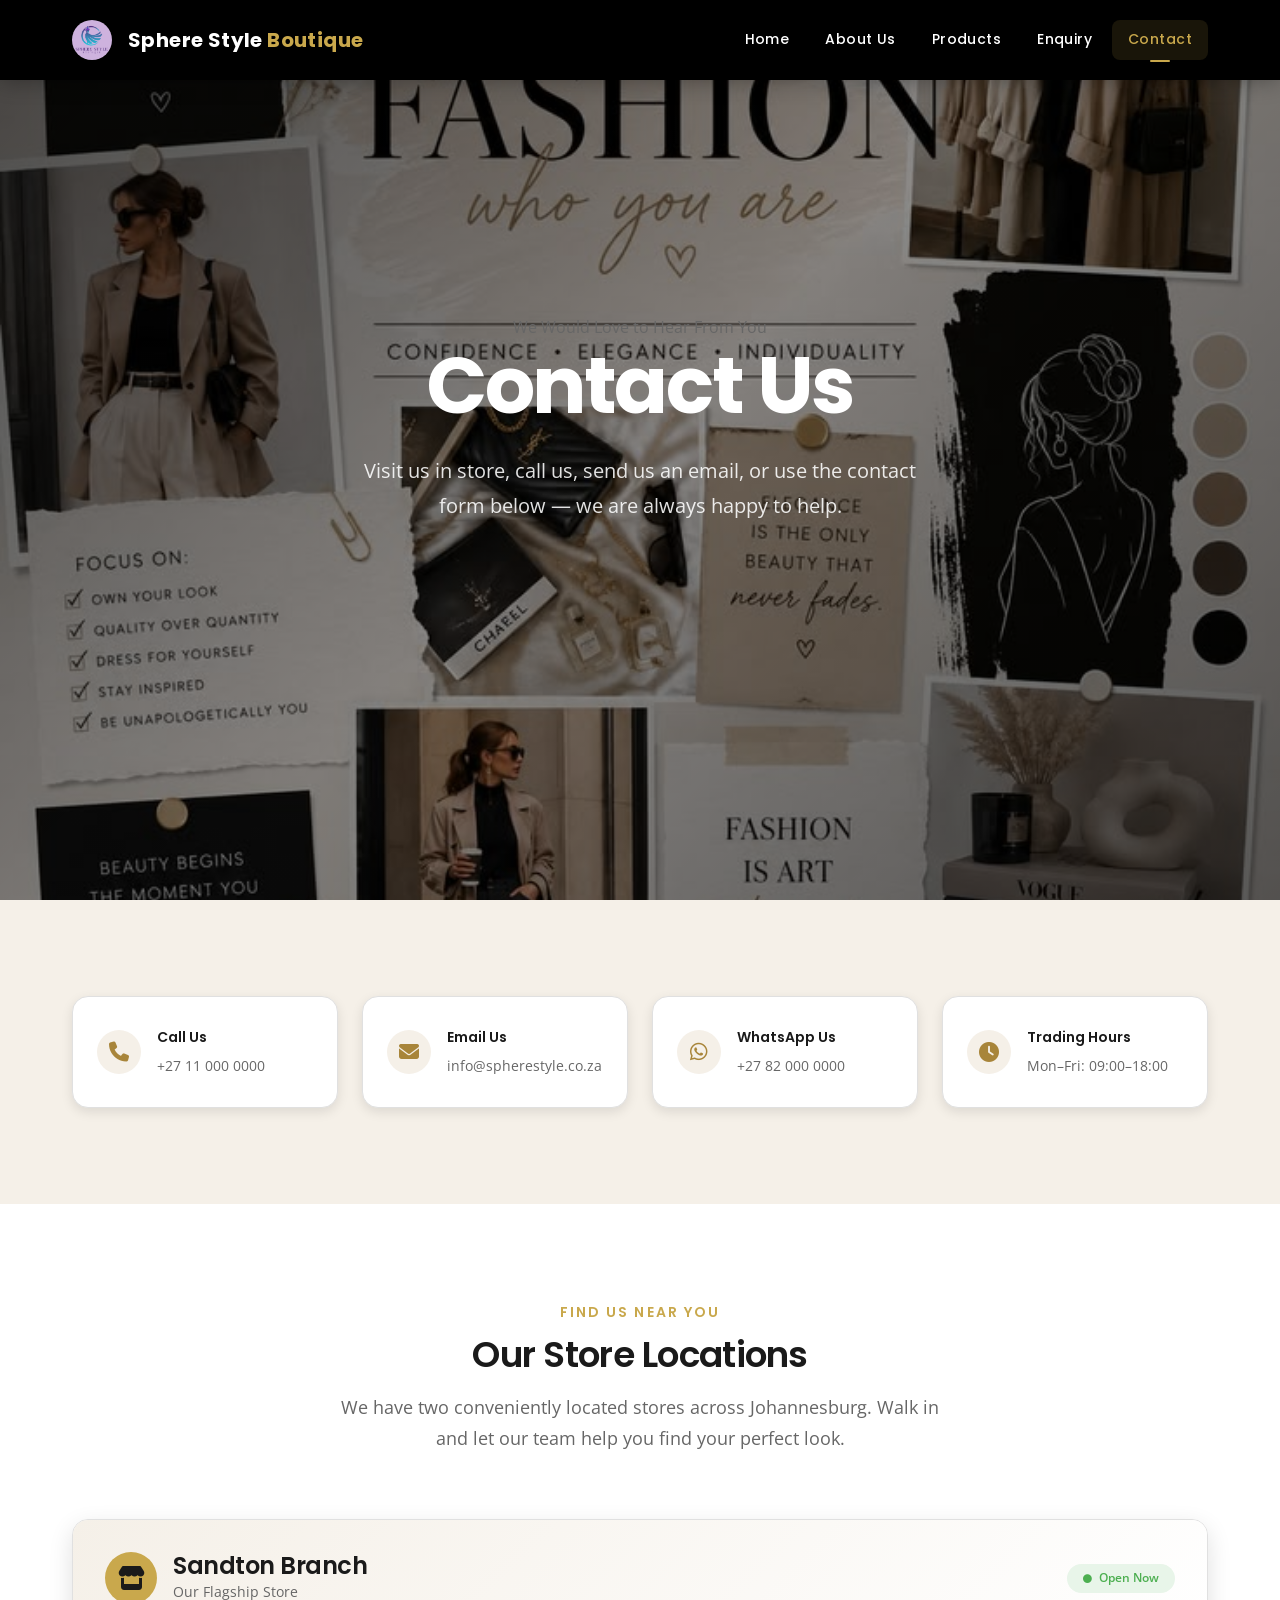
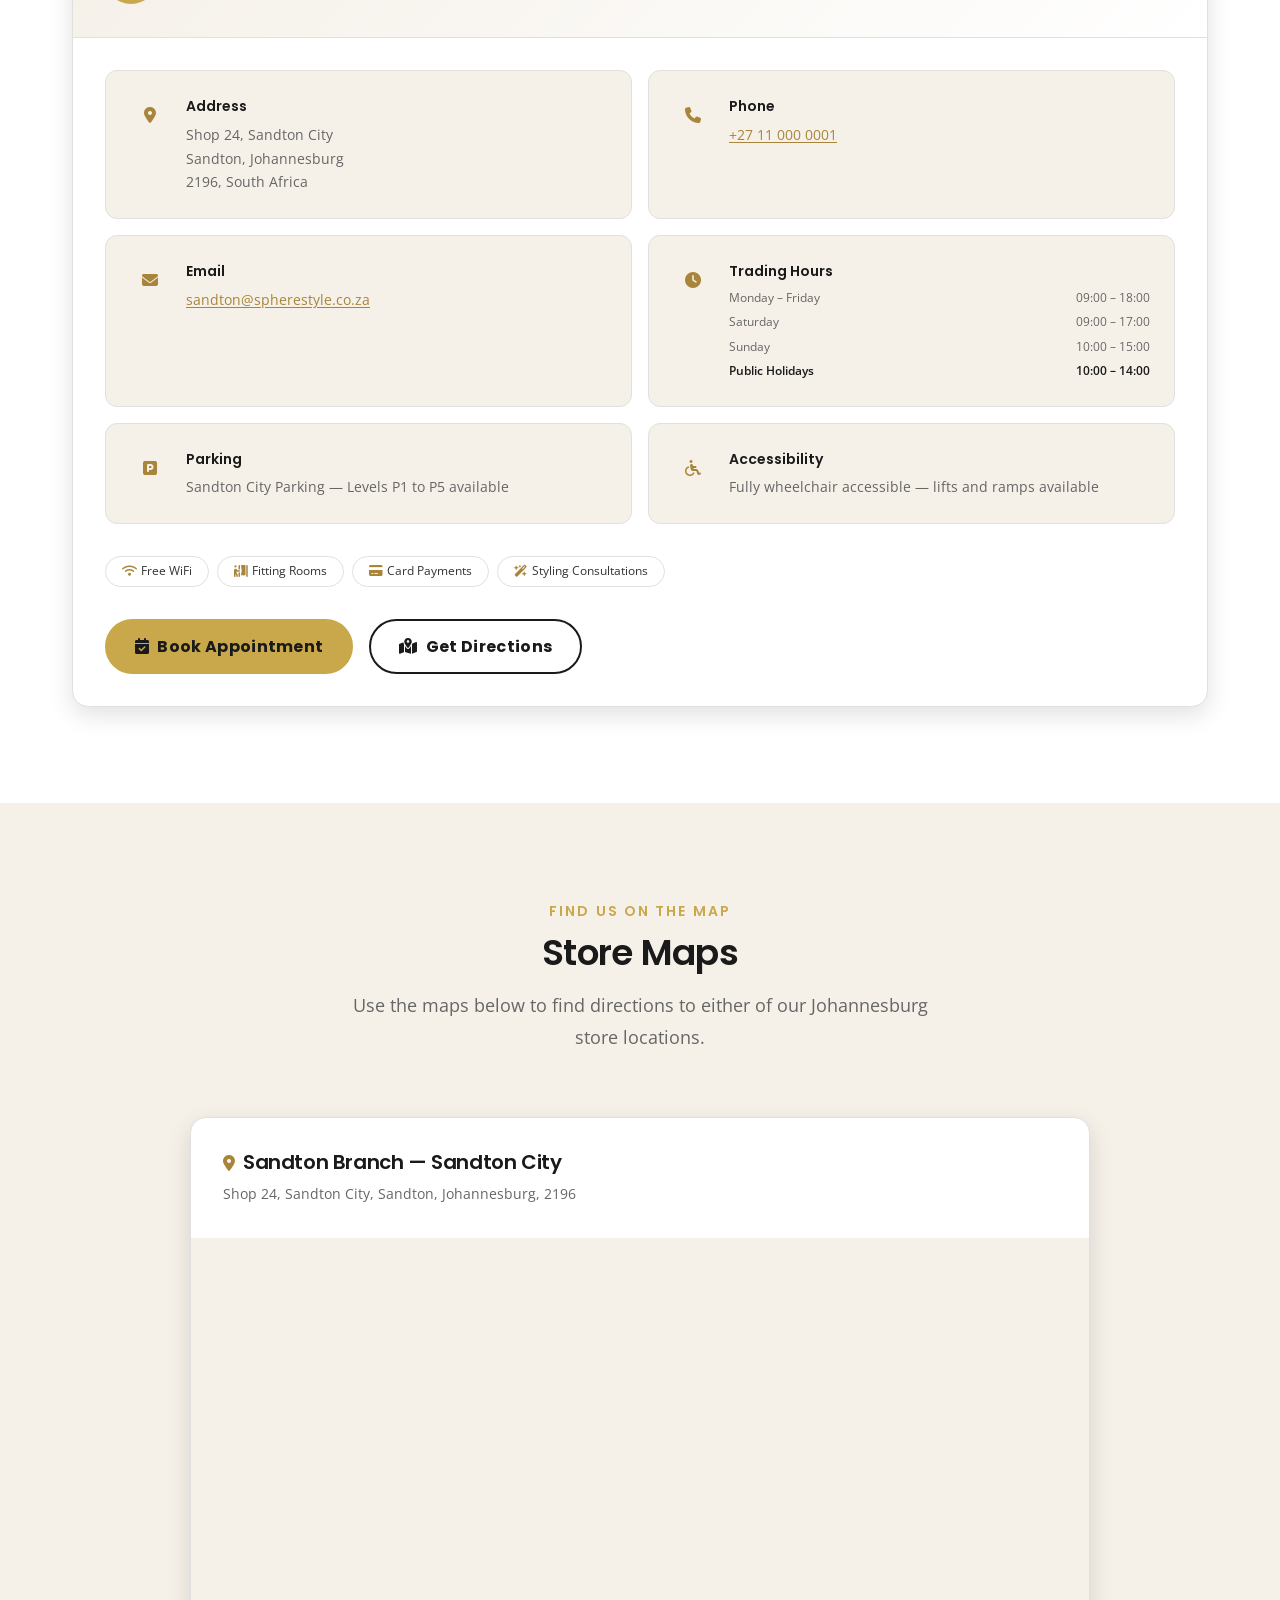
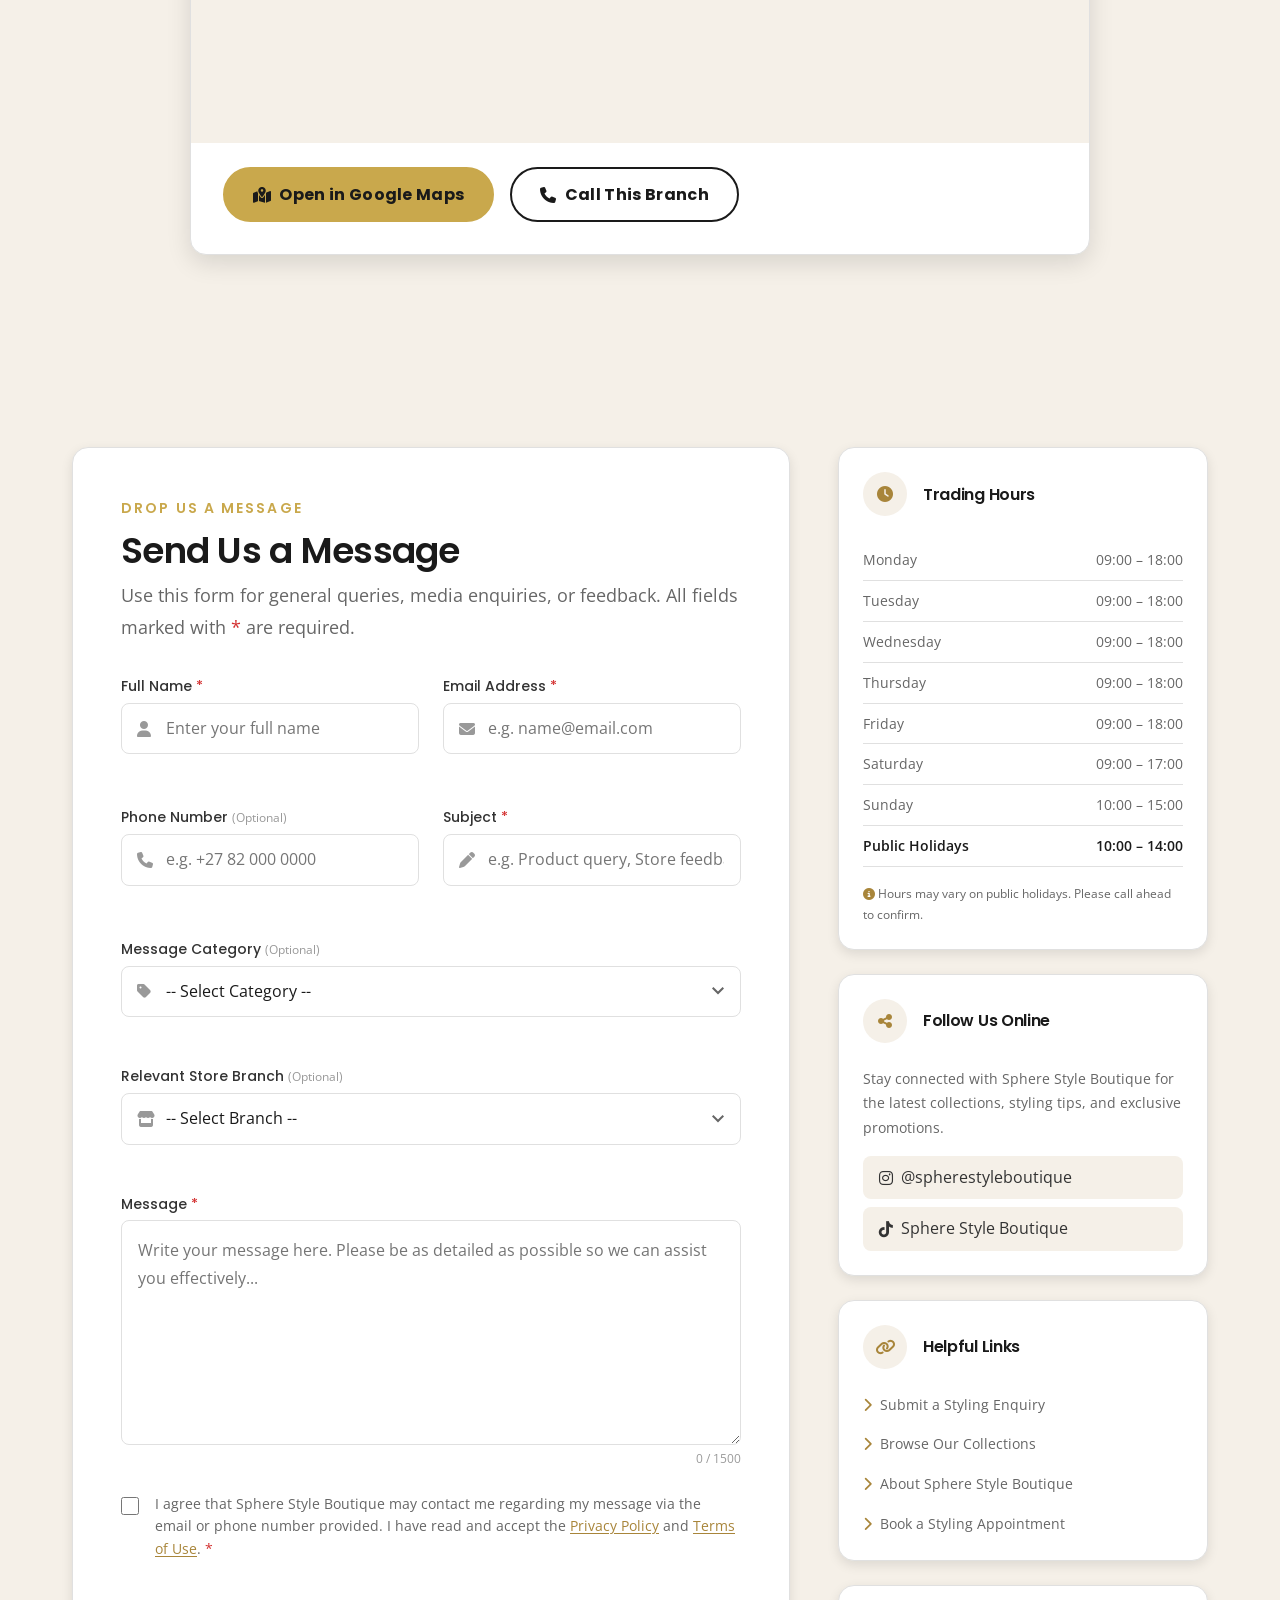
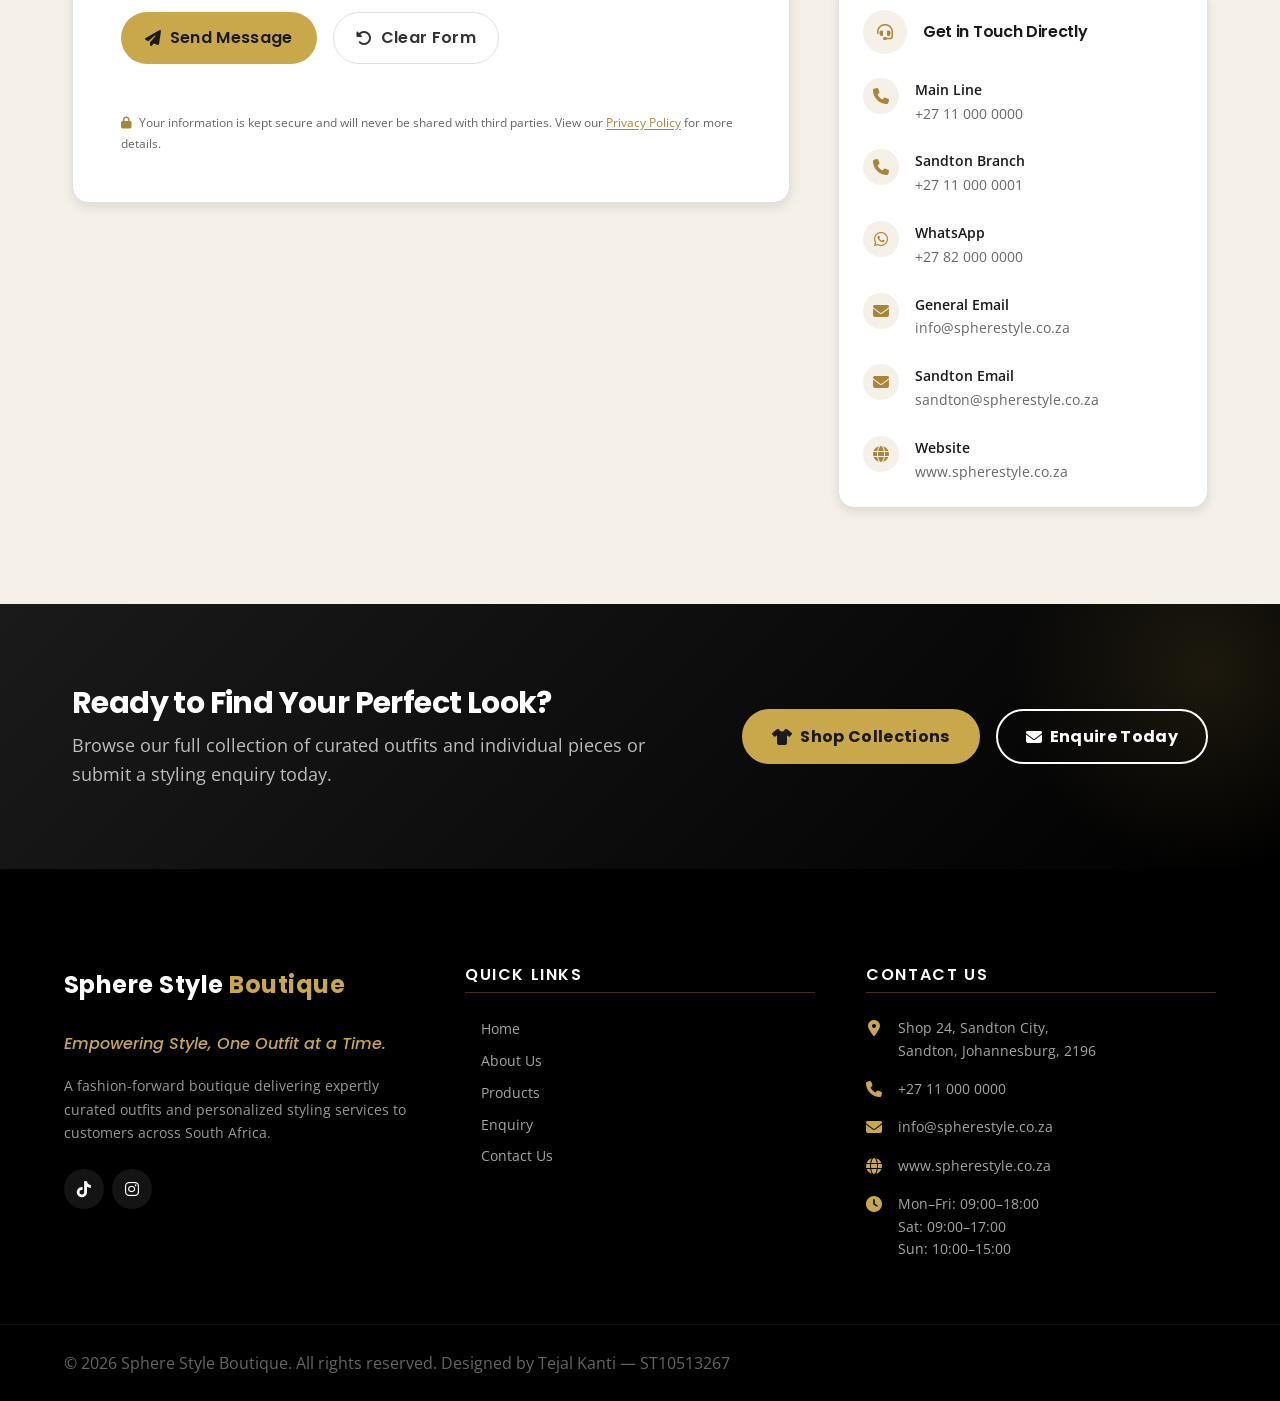
<file: webpages/contact.html>
<!DOCTYPE html>
<html lang="en">
<head>
    <meta charset="UTF-8">
    <meta name="viewport" content="width=device-width, initial-scale=1.0">
        <!HTML Code Downloaded Image>
    <link rel="icon" type="image/x-icon" href="/images/icons/icons8-contact-details.png">
     <meta name="description" content="Contact Sphere Style Boutique.">
    <title>Contact Us</title>

    <!-- Google Fonts -->
    <link href="https://fonts.googleapis.com/css2?family=Poppins:wght@400;500;600;700&family=Open+Sans:ital,wght@0,300;0,400;0,600;1,300&display=swap" rel="stylesheet">

    <!-- Font Awesome -->
    <link rel="stylesheet" href="https://cdnjs.cloudflare.com/ajax/libs/font-awesome/6.5.0/css/all.min.css">

    <!-- Main Stylesheet -->
    <link rel="stylesheet" href="/CSS/styles.css">
</head>

<body>
    <!--Navigation Bar-->
      <header class="navbar" id="navbar">
    <div class="nav-container">

        <!-- Logo -->
        <a href="index.html" class="nav-logo">
            <img src="/images/logo.png" alt="Sphere Style Boutique Logo" class="logo-img">
            <br>
            <span class="logo-text">Sphere Style <span class="logo-accent">Boutique</span></span>
        </a>

        <!-- Navigation Links -->
        <nav class="nav-menu" id="navMenu">
            <ul class="nav-list">
                <li class="nav-item">
                    <a href="index.html" class="nav-link">Home</a>
                </li>
                <li class="nav-item">
                    <a href="about.html" class="nav-link">About Us</a>
                </li>
                <li class="nav-item">
                    <a href="products.html" class="nav-link">Products</a>
                </li>
                <li class="nav-item">
                    <a href="enquiry.html" class="nav-link">Enquiry</a>
                </li>
                <li class="nav-item">
                    <a href="contact.html" class="nav-link active">Contact</a>
                </li>
            </ul>
        </nav>
    </div>
</header>

    <!--Page Hero Banner-->
    <section class="page-hero" id="contact-hero">
    <div class="page-hero-overlay"></div>
    <div class="page-hero-content">
        <p class="page-hero-label">We Would Love to Hear From You</p>
        <h1 class="page-hero-heading">Contact Us</h1>
        <p class="page-hero-subtext">
            Visit us in store, call us, send us an email, or use the 
            contact form below — we are always happy to help.
        </p>
    </div>
</section>

    <!--Quick Contact Strip-->
    <section class="quick-contact-strip" id="quick-contact">
    <div class="section-container">
        <div class="quick-contact-grid">

            <!-- Quick Contact Item 1 — Phone -->
            <a href="tel:+27110000000" class="quick-contact-card">
                <div class="quick-contact-icon">
                    <i class="fa-solid fa-phone"></i>
                </div>
                <div class="quick-contact-text">
                    <span class="quick-contact-label">Call Us</span>
                    <span class="quick-contact-value">+27 11 000 0000</span>
                </div>
            </a>

            <!-- Quick Contact Item 2 — Email -->
            <a href="mailto:info@spherestyle.co.za" class="quick-contact-card">
                <div class="quick-contact-icon">
                    <i class="fa-solid fa-envelope"></i>
                </div>
                <div class="quick-contact-text">
                    <span class="quick-contact-label">Email Us</span>
                    <span class="quick-contact-value">info@spherestyle.co.za</span>
                </div>
            </a>

            <!-- Quick Contact Item 3 — WhatsApp -->
            <a href="https://wa.me/27820000000" target="_blank" rel="noopener noreferrer" class="quick-contact-card">
                <div class="quick-contact-icon">
                    <i class="fa-brands fa-whatsapp"></i>
                </div>
                <div class="quick-contact-text">
                    <span class="quick-contact-label">WhatsApp Us</span>
                    <span class="quick-contact-value">+27 82 000 0000</span>
                </div>
            </a>

            <!-- Quick Contact Item 4 — Hours -->
            <div class="quick-contact-card quick-contact-card-static">
                <div class="quick-contact-icon">
                    <i class="fa-solid fa-clock"></i>
                </div>
                <div class="quick-contact-text">
                    <span class="quick-contact-label">Trading Hours</span>
                    <span class="quick-contact-value">
                        Mon–Fri: 09:00–18:00
                    </span>
                </div>
            </div>

        </div>
    </div>
</section>

    <!--Store Location-->
    <section class="store-locations" id="store-locations">
    <div class="section-container">

        <!-- Section Header -->
        <div class="section-header">
            <p class="section-label">Find Us Near You</p>
            <h2 class="section-title">Our Store Locations</h2>
            <p class="section-subtitle">
                We have two conveniently located stores across Johannesburg. 
                Walk in and let our team help you find your perfect look.
            </p>
        </div>

        <!-- Store Location Cards Grid -->
        <div class="store-locations-grid">

            <!-- Store Loaction Card — Sandton-->
            <article class="store-card" id="sandton-store">
                <div class="store-card-header store-card-header-sandton">
                    <div class="store-card-header-icon">
                        <i class="fa-solid fa-store"></i>
                    </div>
                    <div class="store-card-header-text">
                        <h3 class="store-card-name">Sandton Branch</h3>
                        <p class="store-card-tagline">Our Flagship Store</p>
                    </div>
                    <div class="store-card-status store-open">
                        <i class="fa-solid fa-circle"></i> Open Now
                    </div>
                </div>

                <div class="store-card-body">

                    <!-- Store Details List -->
                    <ul class="store-details-list">

                        <!-- Address -->
                        <li class="store-detail-item">
                            <div class="store-detail-icon">
                                <i class="fa-solid fa-location-dot"></i>
                            </div>
                            <div class="store-detail-text">
                                <span class="store-detail-label">Address</span>
                                <span class="store-detail-value">
                                    Shop 24, Sandton City<br>
                                    Sandton, Johannesburg<br>
                                    2196, South Africa
                                </span>
                            </div>
                        </li>

                        <!-- Phone -->
                        <li class="store-detail-item">
                            <div class="store-detail-icon">
                                <i class="fa-solid fa-phone"></i>
                            </div>
                            <div class="store-detail-text">
                                <span class="store-detail-label">Phone</span>
                                <a href="tel:+27110000001" class="store-detail-value store-detail-link">
                                    +27 11 000 0001
                                </a>
                            </div>
                        </li>

                        <!-- Email -->
                        <li class="store-detail-item">
                            <div class="store-detail-icon">
                                <i class="fa-solid fa-envelope"></i>
                            </div>
                            <div class="store-detail-text">
                                <span class="store-detail-label">Email</span>
                                <a href="mailto:sandton@spherestyle.co.za" class="store-detail-value store-detail-link">
                                    sandton@spherestyle.co.za
                                </a>
                            </div>
                        </li>

                        <!-- Trading Hours -->
                        <li class="store-detail-item">
                            <div class="store-detail-icon">
                                <i class="fa-solid fa-clock"></i>
                            </div>
                            <div class="store-detail-text">
                                <span class="store-detail-label">Trading Hours</span>
                                <div class="store-hours-table">
                                    <div class="store-hours-row">
                                        <span class="store-hours-day">Monday – Friday</span>
                                        <span class="store-hours-time">09:00 – 18:00</span>
                                    </div>
                                    <div class="store-hours-row">
                                        <span class="store-hours-day">Saturday</span>
                                        <span class="store-hours-time">09:00 – 17:00</span>
                                    </div>
                                    <div class="store-hours-row">
                                        <span class="store-hours-day">Sunday</span>
                                        <span class="store-hours-time">10:00 – 15:00</span>
                                    </div>
                                    <div class="store-hours-row store-hours-closed">
                                        <span class="store-hours-day">Public Holidays</span>
                                        <span class="store-hours-time">10:00 – 14:00</span>
                                    </div>
                                </div>
                            </div>
                        </li>

                        <!-- Parking -->
                        <li class="store-detail-item">
                            <div class="store-detail-icon">
                                <i class="fa-solid fa-square-parking"></i>
                            </div>
                            <div class="store-detail-text">
                                <span class="store-detail-label">Parking</span>
                                <span class="store-detail-value">
                                    Sandton City Parking — Levels P1 to P5 available
                                </span>
                            </div>
                        </li>

                        <!-- Accessibility -->
                        <li class="store-detail-item">
                            <div class="store-detail-icon">
                                <i class="fa-solid fa-wheelchair"></i>
                            </div>
                            <div class="store-detail-text">
                                <span class="store-detail-label">Accessibility</span>
                                <span class="store-detail-value">
                                    Fully wheelchair accessible — lifts and ramps available
                                </span>
                            </div>
                        </li>

                    </ul>

                    <!-- Store Amenities Tags -->
                    <div class="store-amenities">
                        <span class="store-amenity-tag">
                            <i class="fa-solid fa-wifi"></i> Free WiFi
                        </span>
                        <span class="store-amenity-tag">
                            <i class="fa-solid fa-person-booth"></i> Fitting Rooms
                        </span>
                        <span class="store-amenity-tag">
                            <i class="fa-solid fa-credit-card"></i> Card Payments
                        </span>
                        <span class="store-amenity-tag">
                            <i class="fa-solid fa-wand-magic-sparkles"></i> Styling Consultations
                        </span>
                    </div>

                    <!-- Store Card Actions -->
                    <div class="store-card-actions">
                        <a href="enquiry.html" class="btn btn-primary">
                            <i class="fa-solid fa-calendar-check"></i> Book Appointment
                        </a>
                        <a href="https://maps.google.com/?q=Sandton+City+Johannesburg" target="_blank" rel="noopener noreferrer" class="btn btn-outline">
                            <i class="fa-solid fa-map-location-dot"></i> Get Directions
                        </a>
                    </div>

                </div>
            </article>
        </div>
        <!-- End Store Locations Grid -->

    </div>
</section>

    <!--Embedded Maps-->
    <section class="maps-section" id="maps-section">
    <div class="section-container">

        <!-- Section Header -->
        <div class="section-header">
            <p class="section-label">Find Us on the Map</p>
            <h2 class="section-title">Store Maps</h2>
            <p class="section-subtitle">
                Use the maps below to find directions to either of our 
                Johannesburg store locations.
            </p>
        </div>

        <!-- Maps Grid -->
        <div class="maps-grid">

            <!-- Map 1 — Sandton Branch -->
            <div class="map-wrapper" id="map-sandton">
                <div class="map-label">
                    <i class="fa-solid fa-location-dot"></i>
                    <h3>Sandton Branch — Sandton City</h3>
                    <p>Shop 24, Sandton City, Sandton, Johannesburg, 2196</p>
                </div>
                <div class="map-embed-container">
                    <iframe
                        src="https://www.google.com/maps/embed?pb=!1m18!1m12!1m3!1d3582.695810013939!2d28.050144875412073!3d-26.10884667713547!2m3!1f0!2f0!3f0!3m2!1i1024!2i768!4f13.1!3m3!1m2!1s0x1e95732d7abaa2bb%3A0x6e3b5ac49f8d784b!2sSandton%20City!5e0!3m2!1sen!2sza!4v1788113377200!5m2!1sen!2sza" 
                        width="600" 
                        height="450" 
                        style="border:0;" 
                        allowfullscreen="" 
                        loading="lazy" 
                        referrerpolicy="strict-origin-when-cross-origin">
                    </iframe>
                </div>
                <div class="map-actions">
                    <a href="https://maps.google.com/?q=Sandton+City+Johannesburg" target="_blank" rel="noopener noreferrer" class="btn btn-primary">
                        <i class="fa-solid fa-map-location-dot"></i> Open in Google Maps
                    </a>
                    <a href="tel:+27110000001" class="btn btn-outline">
                        <i class="fa-solid fa-phone"></i> Call This Branch
                    </a>
                </div>
            </div>
        </div>
        <!-- End Maps Grid -->

    </div>
</section>

    <!--Contact Form and Sidebar-->
<section class="contact-form-section" id="contact-form-section">
    <div class="section-container">

        <div class="contact-layout">

            <!-- Left Column - Contact Form-->
            <div class="contact-form-col">

                <!-- Section Header -->
                <div class="form-section-header">
                    <p class="section-label">Drop Us a Message</p>
                    <h2 class="section-title">Send Us a Message</h2>
                    <p class="section-subtitle">
                        Use this form for general queries, media enquiries, 
                        or feedback. All fields marked with
                        <span class="required-star">*</span> are required.
                    </p>
                </div>

                <!-- Success Message (Hidden by default — shown by JS on valid submit) -->
                <div class="form-success-message" id="contactSuccessMessage" style="display: none;" role="status" aria-live="polite">
                    <div class="form-success-content">
                        <i class="fa-solid fa-circle-check"></i>
                        <div class="form-success-text">
                            <h3>Message Form Complete</h3>
                            <p>
                                Your details are valid. This demo form is not connected to a
                                submission service, so your message has not been sent. Please
                                email <a href="mailto:info@spherestyle.co.za">info@spherestyle.co.za</a>
                                to contact our team.
                            </p>
                        </div>
                    </div>
                </div>

                <!-- Error Summary (Hidden by default — shown by JS on invalid submit) -->
                <div class="form-error-summary" id="contactErrorSummary" style="display: none;" role="alert" aria-live="assertive">
                    <div class="form-error-summary-content">
                        <i class="fa-solid fa-triangle-exclamation"></i>
                        <div>
                            <h3>Please fix the following errors:</h3>
                            <ul id="contactErrorList"></ul>
                        </div>
                    </div>
                </div>

                <!--Contact Form-->
                <form
                    class="contact-form"
                    id="contactForm"
                    novalidate
                    aria-label="General contact form">

                    <!-- Row 1 — Full Name + Email -->
                    <div class="form-row">

                        <!-- Full Name -->
                        <div class="form-group">
                            <label for="contactFullName" class="form-label">
                                Full Name <span class="required-star">*</span>
                            </label>
                            <div class="form-input-wrapper">
                                <i class="fa-solid fa-user form-input-icon"></i>
                                <input
                                    type="text"
                                    id="contactFullName"
                                    name="contactFullName"
                                    class="form-input"
                                    placeholder="Enter your full name"
                                    required
                                    autocomplete="name"
                                    aria-required="true"
                                    aria-describedby="contactFullNameError"
                                >
                            </div>
                            <span class="form-error-msg" id="contactFullNameError" role="alert"></span>
                        </div>

                        <!-- Email Address -->
                        <div class="form-group">
                            <label for="contactEmail" class="form-label">
                                Email Address <span class="required-star">*</span>
                            </label>
                            <div class="form-input-wrapper">
                                <i class="fa-solid fa-envelope form-input-icon"></i>
                                <input
                                    type="email"
                                    id="contactEmail"
                                    name="contactEmail"
                                    class="form-input"
                                    placeholder="e.g. name@email.com"
                                    required
                                    autocomplete="email"
                                    aria-required="true"
                                    aria-describedby="contactEmailError"
                                >
                            </div>
                            <span class="form-error-msg" id="contactEmailError" role="alert"></span>
                        </div>

                    </div>
                    <!-- End Row 1 -->

                    <!-- Row 2 — Phone + Subject -->
                    <div class="form-row">

                        <!-- Phone Number -->
                        <div class="form-group">
                            <label for="contactPhone" class="form-label">
                                Phone Number
                                <span class="form-label-optional">(Optional)</span>
                            </label>
                            <div class="form-input-wrapper">
                                <i class="fa-solid fa-phone form-input-icon"></i>
                                <input
                                    type="tel"
                                    id="contactPhone"
                                    name="contactPhone"
                                    class="form-input"
                                    placeholder="e.g. +27 82 000 0000"
                                    autocomplete="tel"
                                    aria-describedby="contactPhoneError"
                                >
                            </div>
                            <span class="form-error-msg" id="contactPhoneError" role="alert"></span>
                        </div>

                        <!-- Subject -->
                        <div class="form-group">
                            <label for="contactSubject" class="form-label">
                                Subject <span class="required-star">*</span>
                            </label>
                            <div class="form-input-wrapper">
                                <i class="fa-solid fa-pen form-input-icon"></i>
                                <input
                                    type="text"
                                    id="contactSubject"
                                    name="contactSubject"
                                    class="form-input"
                                    placeholder="e.g. Product query, Store feedback"
                                    required
                                    aria-required="true"
                                    aria-describedby="contactSubjectError"
                                >
                            </div>
                            <span class="form-error-msg" id="contactSubjectError" role="alert"></span>
                        </div>

                    </div>
                    <!-- End Row 2 -->

                    <!-- Row 3 — Message Type Dropdown -->
                    <div class="form-row form-row-single">

                        <!-- Message Category -->
                        <div class="form-group">
                            <label for="messageCategory" class="form-label">
                                Message Category
                                <span class="form-label-optional">(Optional)</span>
                            </label>
                            <div class="form-input-wrapper">
                                <i class="fa-solid fa-tag form-input-icon"></i>
                                <select
                                    id="messageCategory"
                                    name="messageCategory"
                                    class="form-select">
                                    <option value="" selected>-- Select Category --</option>
                                    <option value="general-query">General Query</option>
                                    <option value="product-feedback">Product Feedback</option>
                                    <option value="store-feedback">Store / Service Feedback</option>
                                    <option value="media-press">Media / Press Enquiry</option>
                                    <option value="collaboration">Brand Collaboration</option>
                                    <option value="complaint">Complaint</option>
                                    <option value="compliment">Compliment</option>
                                    <option value="other">Other</option>
                                </select>
                            </div>
                        </div>

                    </div>
                    <!-- End Row 3 -->

                    <!-- Row 4 — Store Branch Selection -->
                    <div class="form-row form-row-single">

                        <!-- Relevant Store Branch -->
                        <div class="form-group">
                            <label for="contactBranch" class="form-label">
                                Relevant Store Branch
                                <span class="form-label-optional">(Optional)</span>
                            </label>
                            <div class="form-input-wrapper">
                                <i class="fa-solid fa-store form-input-icon"></i>
                                <select
                                    id="contactBranch"
                                    name="contactBranch"
                                    class="form-select">
                                    <option value="" selected>-- Select Branch --</option>
                                    <option value="sandton">Sandton City Branch</option>
                                    <option value="general">General / Not Branch Specific</option>
                                    <option value="online">Online / Website</option>
                                </select>
                            </div>
                        </div>

                    </div>
                    <!-- End Row 4 -->

                    <!-- Row 5 — Message Textarea -->
                    <div class="form-row form-row-single">

                        <!-- Message -->
                        <div class="form-group">
                            <label for="contactMessage" class="form-label">
                                Message <span class="required-star">*</span>
                            </label>
                            <div class="form-textarea-wrapper">
                                <textarea
                                    id="contactMessage"
                                    name="contactMessage"
                                    class="form-textarea"
                                    rows="7"
                                    placeholder="Write your message here. Please be as detailed as possible so we can assist you effectively..."
                                    required
                                    minlength="10"
                                    maxlength="1500"
                                    aria-required="true"
                                    aria-describedby="contactMessageError contactMessageCount"
                                ></textarea>
                            </div>
                            <div class="form-textarea-footer">
                                <span class="form-error-msg" id="contactMessageError" role="alert"></span>
                                <span class="form-char-count" id="contactMessageCount">0 / 1500</span>
                            </div>
                        </div>

                    </div>
                    <!-- End Row 5 -->

                    <!-- Row 6 — Terms Checkbox -->
                    <div class="form-checkbox-group">
                        <label class="form-checkbox-label" for="contactAgreeTerms">
                            <input
                                type="checkbox"
                                id="contactAgreeTerms"
                                name="contactAgreeTerms"
                                class="form-checkbox"
                                required
                                aria-required="true"
                                aria-describedby="contactTermsError"
                            >
                            <span class="form-checkbox-custom"></span>
                            <span class="form-checkbox-text">
                                I agree that Sphere Style Boutique may contact me 
                                regarding my message via the email or phone number 
                                provided. I have read and accept the
                                <a href="#" class="form-link" target="_blank">Privacy Policy</a>
                                and
                                <a href="#" class="form-link" target="_blank">Terms of Use</a>.
                                <span class="required-star">*</span>
                            </span>
                        </label>
                        <span class="form-error-msg" id="contactTermsError" role="alert"></span>
                    </div>

                    <!-- Submit and Reset Buttons -->
                    <div class="form-submit-row">
                        <button
                            type="submit"
                            class="btn btn-submit"
                            id="submitContactBtn"
                            aria-label="Send your message to Sphere Style Boutique">
                            <i class="fa-solid fa-paper-plane"></i>
                            Send Message
                        </button>
                        <button
                            type="reset"
                            class="btn btn-reset"
                            id="resetContactBtn"
                            aria-label="Clear and reset the contact form">
                            <i class="fa-solid fa-rotate-left"></i>
                            Clear Form
                        </button>
                    </div>

                    <!-- Privacy Note -->
                    <p class="form-privacy-note">
                        <i class="fa-solid fa-lock"></i>
                        Your information is kept secure and will never be shared 
                        with third parties. View our
                        <a href="#" class="form-link">Privacy Policy</a> for more details.
                    </p>
                    <!--End Row 6-->
                </form>
                <!-- End Contact Form -->

            </div>
            <!-- End Left Column (Form) -->

            <!-- Right Column - Contact Sidebar-->
                         <aside class="contact-sidebar-col" aria-label="Additional contact information and social media">

                <!-- Sidebar Card — Trading Hours -->
                <div class="contact-sidebar-card">
                    <div class="contact-sidebar-card-header">
                        <i class="fa-solid fa-clock"></i>
                        <h3>Trading Hours</h3>
                    </div>
                    <div class="contact-hours-table">
                        <div class="contact-hours-row">
                            <span class="contact-hours-day">Monday</span>
                            <span class="contact-hours-time">09:00 – 18:00</span>
                        </div>
                        <div class="contact-hours-row">
                            <span class="contact-hours-day">Tuesday</span>
                            <span class="contact-hours-time">09:00 – 18:00</span>
                        </div>
                        <div class="contact-hours-row">
                            <span class="contact-hours-day">Wednesday</span>
                            <span class="contact-hours-time">09:00 – 18:00</span>
                        </div>
                        <div class="contact-hours-row">
                            <span class="contact-hours-day">Thursday</span>
                            <span class="contact-hours-time">09:00 – 18:00</span>
                        </div>
                        <div class="contact-hours-row">
                            <span class="contact-hours-day">Friday</span>
                            <span class="contact-hours-time">09:00 – 18:00</span>
                        </div>
                        <div class="contact-hours-row">
                            <span class="contact-hours-day">Saturday</span>
                            <span class="contact-hours-time">09:00 – 17:00</span>
                        </div>
                        <div class="contact-hours-row">
                            <span class="contact-hours-day">Sunday</span>
                            <span class="contact-hours-time">10:00 – 15:00</span>
                        </div>
                        <div class="contact-hours-row contact-hours-row-highlight">
                            <span class="contact-hours-day">Public Holidays</span>
                            <span class="contact-hours-time">10:00 – 14:00</span>
                        </div>
                    </div>
                    <p class="contact-hours-note">
                        <i class="fa-solid fa-circle-info"></i>
                        Hours may vary on public holidays. Please call ahead to confirm.
                    </p>
                </div>

                <!-- Sidebar Card — Social Media -->
                <div class="contact-sidebar-card">
                    <div class="contact-sidebar-card-header">
                        <i class="fa-solid fa-share-nodes"></i>
                        <h3>Follow Us Online</h3>
                    </div>
                    <p class="contact-social-text">
                        Stay connected with Sphere Style Boutique for the latest 
                        collections, styling tips, and exclusive promotions.
                    </p>
                    <div class="contact-social-grid">
                        <a href="https://www.instagram.com/" class="contact-social-btn contact-social-instagram" aria-label="Follow Sphere Style Boutique on Instagram">
                            <i class="fa-brands fa-instagram"></i>
                            <span>@spherestyleboutique</span>
                        </a>
                        <a href="https://www.tiktok.com/" class="contact-social-btn contact-social-tiktok" aria-label="Follow Sphere Style Boutique on TikTok">
                            <i class="fa-brands fa-tiktok"></i>
                            <span>Sphere Style Boutique</span>
                        </a>
                    </div>
                </div>

                <!-- Sidebar Card — Quick Links -->
                <div class="contact-sidebar-card">
                    <div class="contact-sidebar-card-header">
                        <i class="fa-solid fa-link"></i>
                        <h3>Helpful Links</h3>
                    </div>
                    <ul class="contact-helpful-links">
                        <li>
                            <a href="enquiry.html">
                                <i class="fa-solid fa-chevron-right"></i>
                                Submit a Styling Enquiry
                            </a>
                        </li>
                        <li>
                            <a href="products.html">
                                <i class="fa-solid fa-chevron-right"></i>
                                Browse Our Collections
                            </a>
                        </li>
                        <li>
                            <a href="about.html">
                                <i class="fa-solid fa-chevron-right"></i>
                                About Sphere Style Boutique
                            </a>
                        </li>
                        <li>
                            <a href="enquiry.html">
                                <i class="fa-solid fa-chevron-right"></i>
                                Book a Styling Appointment
                            </a>
                        </li>
                    </ul>
                </div>

                <!-- Direct contact details -->
                <div class="contact-sidebar-card">
                    <div class="contact-sidebar-card-header">
                        <i class="fa-solid fa-headset"></i>
                        <h3>Get in Touch Directly</h3>
                    </div>
                    <ul class="contact-sidebar-list">
                        <li>
                            <div class="contact-sidebar-icon">
                                <i class="fa-solid fa-phone"></i>
                            </div>
                            <div class="contact-sidebar-info">
                                <span class="contact-sidebar-label">Main Line</span>
                                <a href="tel:+27110000000" class="contact-sidebar-value">+27 11 000 0000</a>
                            </div>
                        </li>
                        <li>
                            <div class="contact-sidebar-icon">
                                <i class="fa-solid fa-phone"></i>
                            </div>
                            <div class="contact-sidebar-info">
                                <span class="contact-sidebar-label">Sandton Branch</span>
                                <a href="tel:+27110000001" class="contact-sidebar-value">+27 11 000 0001</a>
                            </div>
                        </li>
                        <li>
                            <div class="contact-sidebar-icon">
                                <i class="fa-brands fa-whatsapp"></i>
                            </div>
                            <div class="contact-sidebar-info">
                                <span class="contact-sidebar-label">WhatsApp</span>
                                <a href="https://wa.me/27820000000" target="_blank" rel="noopener noreferrer" class="contact-sidebar-value">+27 82 000 0000</a>
                            </div>
                        </li>
                        <li>
                            <div class="contact-sidebar-icon">
                                <i class="fa-solid fa-envelope"></i>
                            </div>
                            <div class="contact-sidebar-info">
                                <span class="contact-sidebar-label">General Email</span>
                                <a href="mailto:info@spherestyle.co.za" class="contact-sidebar-value">info@spherestyle.co.za</a>
                            </div>
                        </li>
                        <li>
                            <div class="contact-sidebar-icon">
                                <i class="fa-solid fa-envelope"></i>
                            </div>
                            <div class="contact-sidebar-info">
                                <span class="contact-sidebar-label">Sandton Email</span>
                                <a href="mailto:sandton@spherestyle.co.za" class="contact-sidebar-value">sandton@spherestyle.co.za</a>
                            </div>
                        </li>
                        <li>
                            <div class="contact-sidebar-icon">
                                <i class="fa-solid fa-globe"></i>
                            </div>
                            <div class="contact-sidebar-info">
                                <span class="contact-sidebar-label">Website</span>
                                <a href="https://www.spherestyle.co.za" target="_blank" rel="noopener noreferrer" class="contact-sidebar-value">www.spherestyle.co.za</a>
                            </div>
                        </li>
                    </ul>
                </div>

            </aside>
            <!-- End Right Column (Sidebar) -->

        </div>
        <!-- End Contact Layout -->

    </div>
</section>

    <!--CTA Features-->
    <section class="cta-strip" id="cta-strip">
    <div class="cta-strip-content">
        <div class="cta-strip-text">
            <h2 class="cta-strip-heading">Ready to Find Your Perfect Look?</h2>
            <p class="cta-strip-subtext">
                Browse our full collection of curated outfits and individual 
                pieces or submit a styling enquiry today.
            </p>
        </div>
        <div class="cta-strip-buttons">
            <a href="products.html" class="btn btn-gold">
                <i class="fa-solid fa-shirt"></i> Shop Collections
            </a>
            <a href="enquiry.html" class="btn btn-white-outline">
                <i class="fa-solid fa-envelope"></i> Enquire Today
            </a>
        </div>
    </div>
</section>


    <!--Footer-->
        <footer class="footer" id="footer">
    <div class="footer-container">

        <!-- Footer Column 1 — Brand -->
        <div class="footer-col footer-brand">
            <a href="index.html" class="footer-logo">
                <span class="footer-logo-text">Sphere Style <span class="logo-accent">Boutique</span></span>
            </a>
            <p class="footer-tagline">
                Empowering Style, One Outfit at a Time.
            </p>
            <p class="footer-description">
                A fashion-forward boutique delivering expertly curated outfits 
                and personalized styling services to customers across South Africa.
            </p>
            <!-- Social Media Icons -->
            <div class="footer-social">
                <a href="https://www.tiktok.com/" class="social-icon" aria-label="Follow us on TikTok">
                    <i class="fa-brands fa-tiktok"></i>
                </a>
                <a href="https://www.instagram.com/" class="social-icon" aria-label="Follow us on Instagram">
                    <i class="fa-brands fa-instagram"></i>
                </a>
            </div>
        </div>

        <!-- Footer Column 2 — Quick Links -->
        <div class="footer-col">
            <h4 class="footer-col-heading">Quick Links</h4>
            <ul class="footer-links">
                <li><a href="index.html"><i class="fa-solid fa-chevron-right"></i> Home</a></li>
                <li><a href="about.html"><i class="fa-solid fa-chevron-right"></i> About Us</a></li>
                <li><a href="products.html"><i class="fa-solid fa-chevron-right"></i> Products</a></li>
                <li><a href="enquiry.html"><i class="fa-solid fa-chevron-right"></i> Enquiry</a></li>
                <li><a href="contact.html"><i class="fa-solid fa-chevron-right"></i> Contact Us</a></li>
            </ul>
        </div>

        <!-- Footer Column 3 — Contact Info -->
        <div class="footer-col">
            <h4 class="footer-col-heading">Contact Us</h4>
            <ul class="footer-contact-list">
                <li>
                    <i class="fa-solid fa-location-dot"></i>
                    <span>Shop 24, Sandton City,<br>Sandton, Johannesburg, 2196</span>
                </li>
                <li>
                    <i class="fa-solid fa-phone"></i>
                    <a href="tel:+27110000000">+27 11 000 0000</a>
                </li>
                <li>
                    <i class="fa-solid fa-envelope"></i>
                    <a href="mailto:info@spherestyle.co.za">info@spherestyle.co.za</a>
                </li>
                <li>
                    <i class="fa-solid fa-globe"></i>
                    <a href="https://www.spherestyle.com" target="_blank">
                        www.spherestyle.co.za
                    </a>
                </li>
                <li>
                    <i class="fa-solid fa-clock"></i>
                    <span>Mon–Fri: 09:00–18:00<br>Sat: 09:00–17:00<br>Sun: 10:00–15:00</span>
                </li>
            </ul>
        </div>

    </div>

    <!-- Footer Bottom Bar -->
    <div class="footer-bottom">
        <div class="footer-bottom-container">
            <p class="footer-copyright">
                &copy; 2026 Sphere Style Boutique. All rights reserved. 
                Designed by Tejal Kanti — ST10513267
            </p>
        </div>
    </div>
</footer>

    <!--Back to the top button-->
        <button class="back-to-top" id="backToTop" aria-label="Back to top">
            <i class="fa-solid fa-chevron-up"></i>
        </button>

    <!--JavaScript Link-->
        <script src="/JS/main.js"></script>

</body>
</html>
</file>
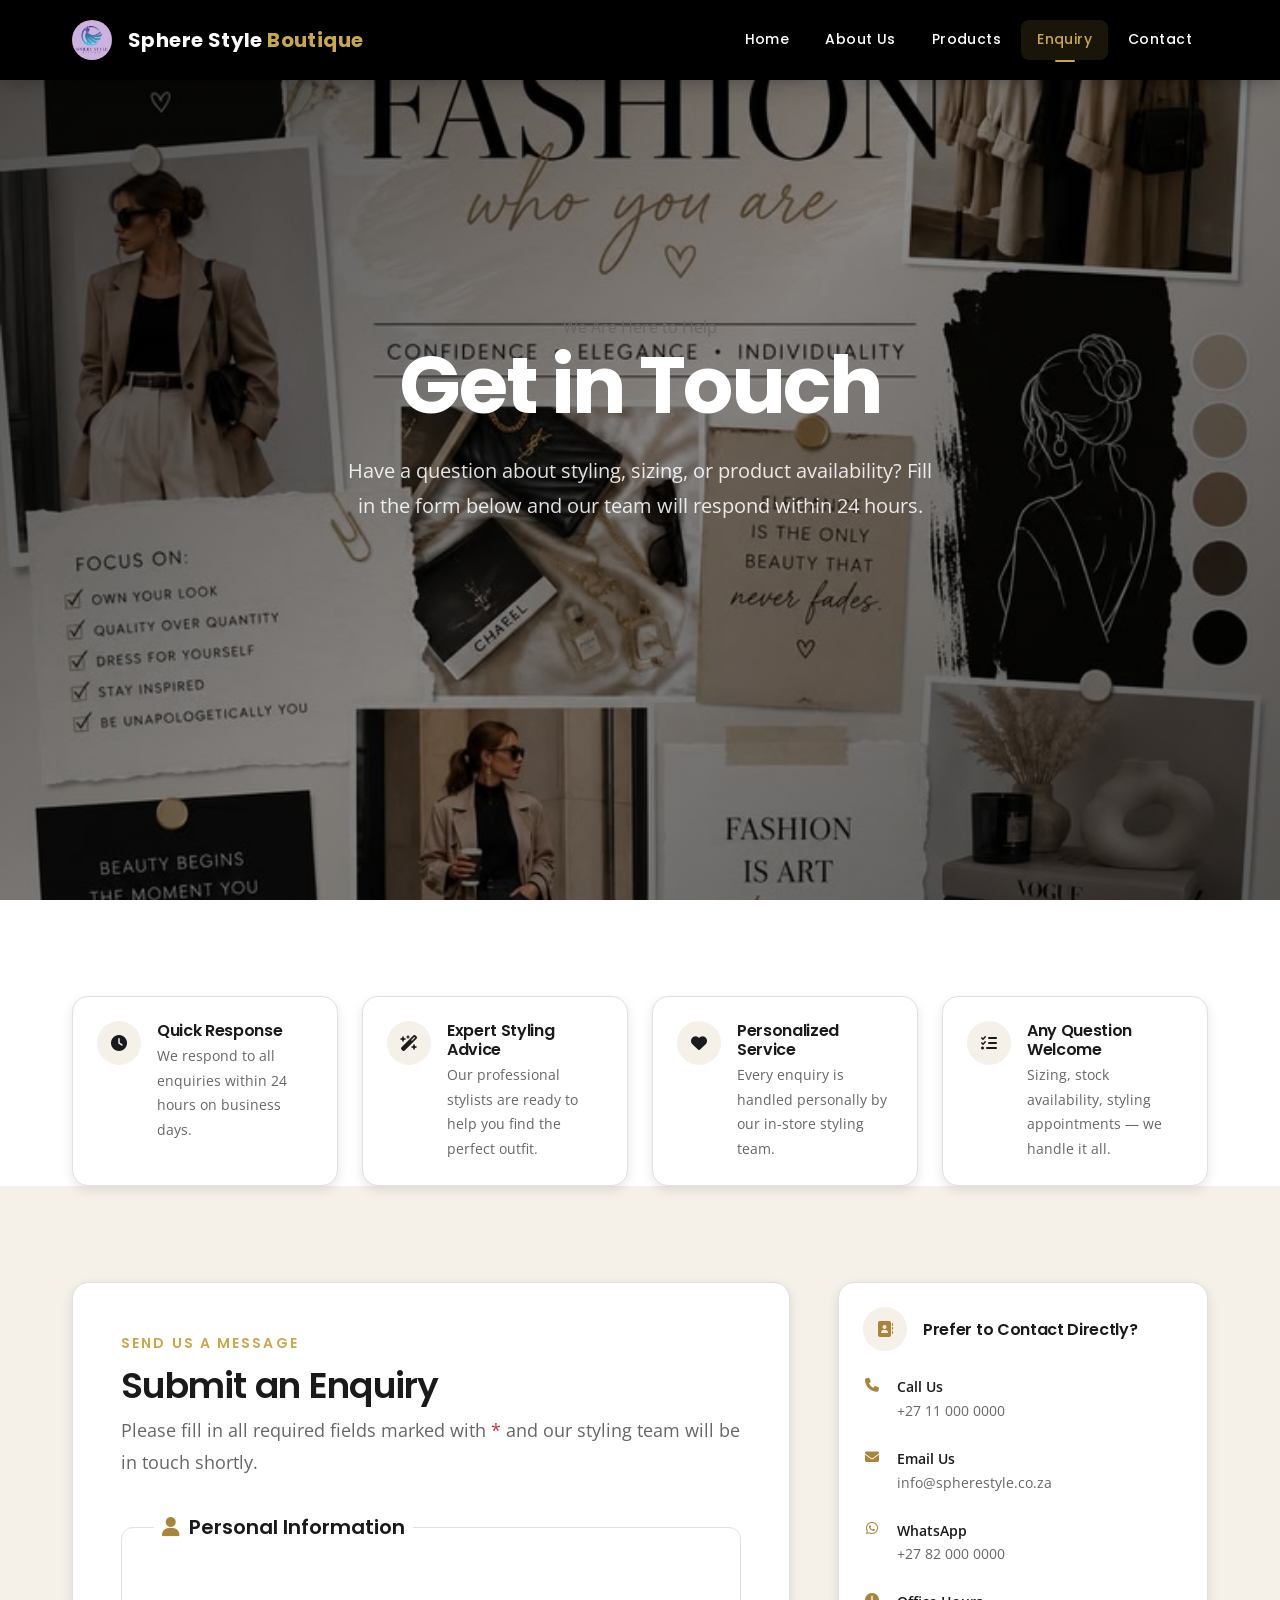
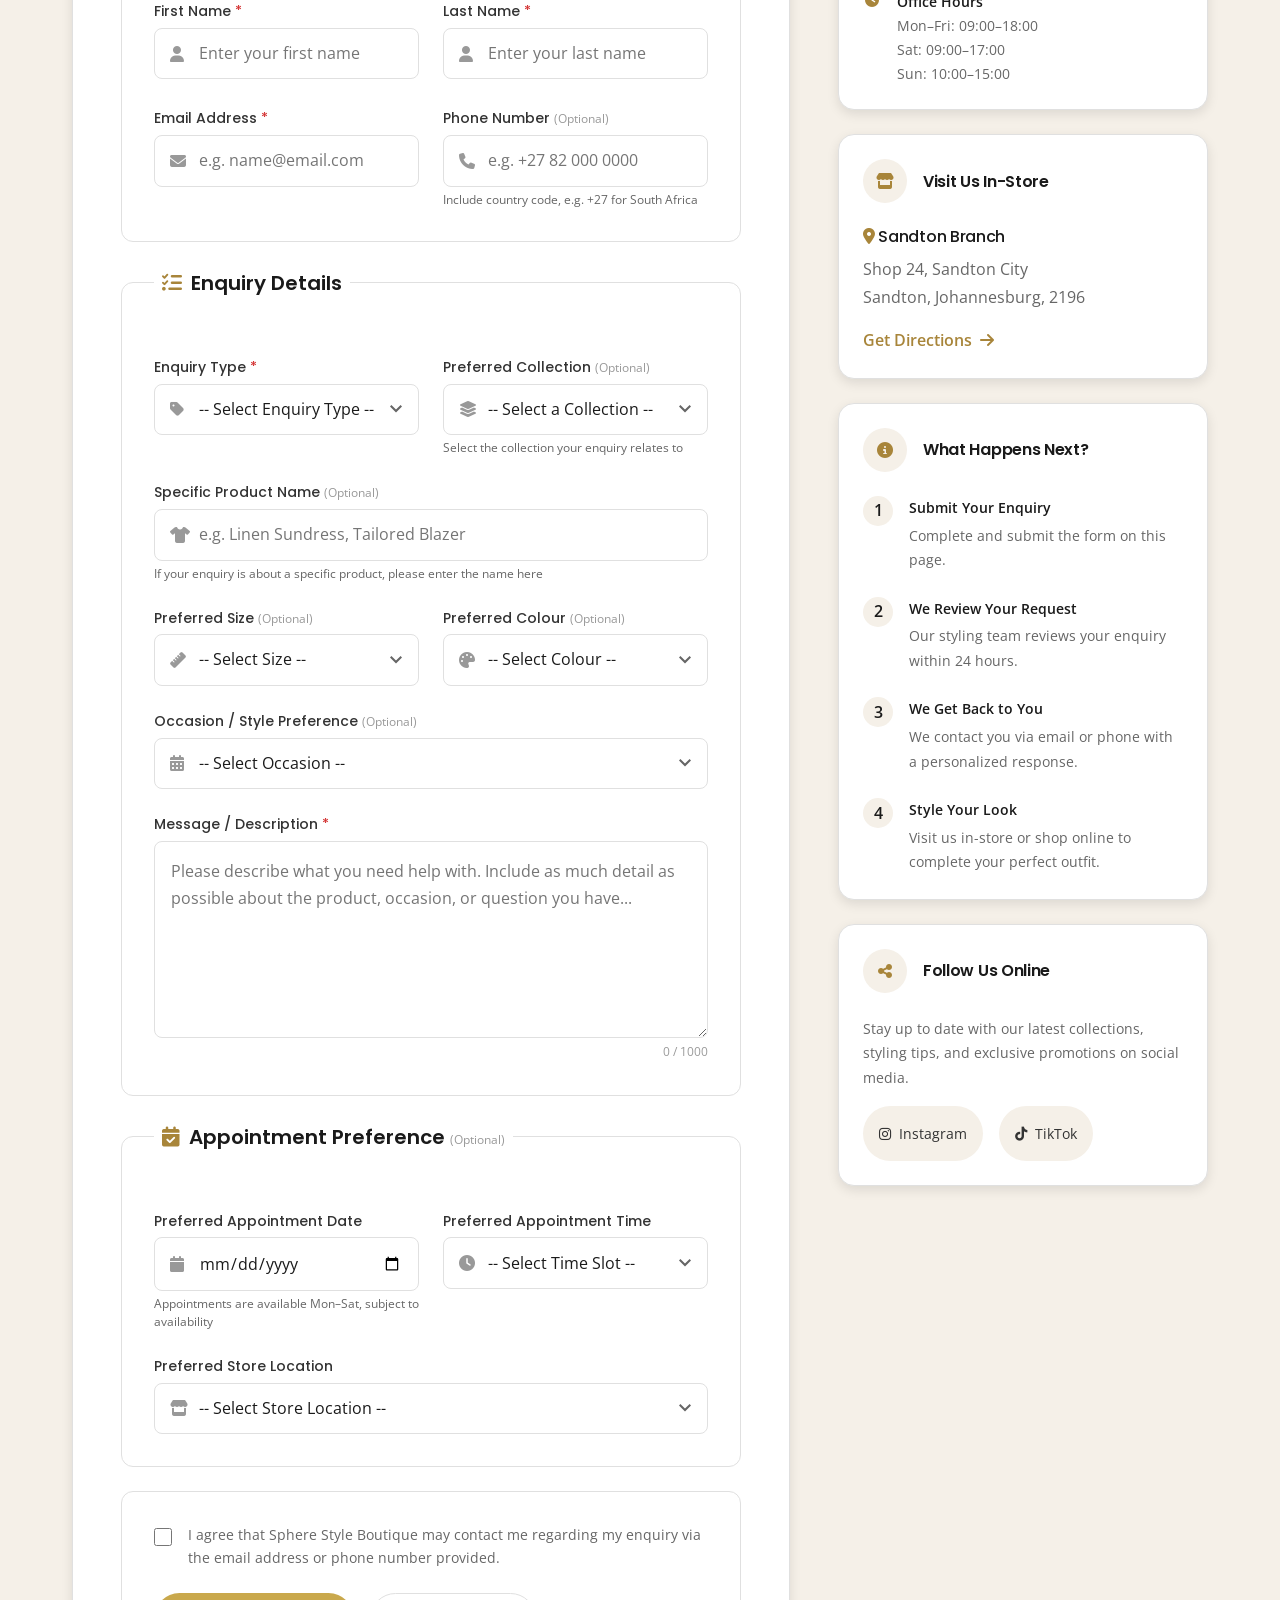
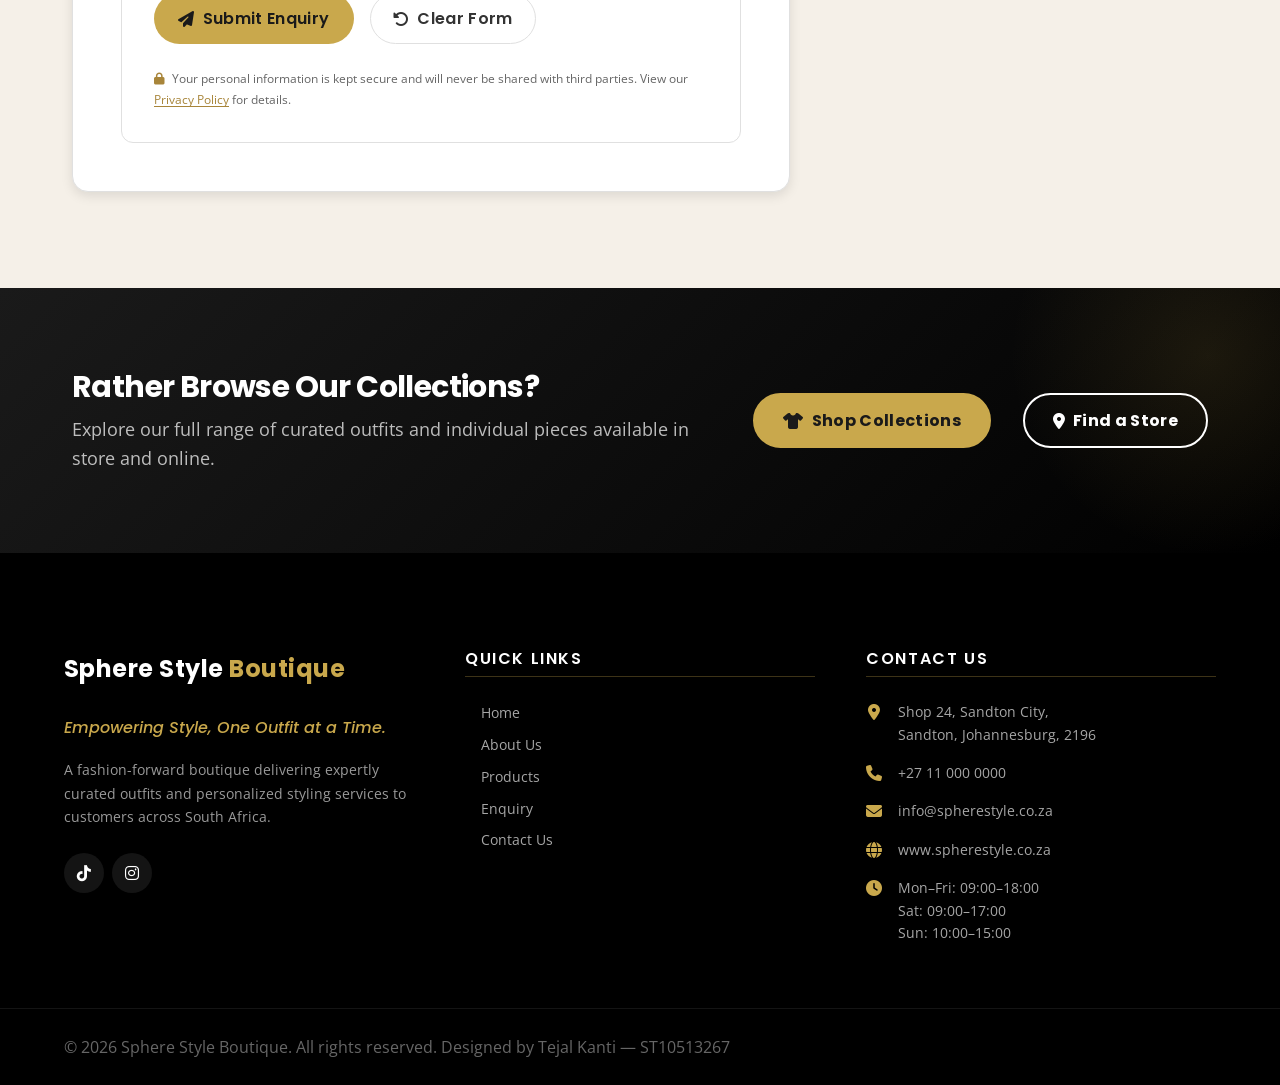
<file: webpages/enquiry.html>
<!DOCTYPE html>
<html lang="en">
<head>
    <meta charset="UTF-8">
    <meta name="viewport" content="width=device-width, initial-scale=1.0">
        <!HTML Code Downloaded Image>
    <link rel="icon" type="image/x-icon" href="/images/icons/icons8-questions.png">
        <meta name="description" content="Submit an enquiry to Sphere Style Boutique.">
    <title>Enquiry</title>

    <!-- Google Fonts -->
    <link href="https://fonts.googleapis.com/css2?family=Poppins:wght@400;500;600;700&family=Open+Sans:ital,wght@0,300;0,400;0,600;1,300&display=swap" rel="stylesheet">

    <!-- Font Awesome -->
    <link rel="stylesheet" href="https://cdnjs.cloudflare.com/ajax/libs/font-awesome/6.5.0/css/all.min.css">

    <!-- Main Stylesheet -->
    <link rel="stylesheet" href="/CSS/styles.css">
</head>

<body>
    <!--Navigation Bar-->
      <header class="navbar" id="navbar">
    <div class="nav-container">

        <!-- Logo -->
        <a href="index.html" class="nav-logo">
            <img src="/images/logo.png" alt="Sphere Style Boutique Logo" class="logo-img">
            <br>
            <span class="logo-text">Sphere Style <span class="logo-accent">Boutique</span></span>
        </a>

        <!-- Navigation Links -->
        <nav class="nav-menu" id="navMenu">
            <ul class="nav-list">
                <li class="nav-item">
                    <a href="index.html" class="nav-link">Home</a>
                </li>
                <li class="nav-item">
                    <a href="about.html" class="nav-link">About Us</a>
                </li>
                <li class="nav-item">
                    <a href="products.html" class="nav-link">Products</a>
                </li>
                <li class="nav-item">
                    <a href="enquiry.html" class="nav-link active">Enquiry</a>
                </li>
                <li class="nav-item">
                    <a href="contact.html" class="nav-link">Contact</a>
                </li>
            </ul>
        </nav>
    </div>
</header>

  <!--Page Hero Banner-->
  <section class="page-hero" id="enquiry-hero">
    <div class="page-hero-overlay"> </div>
    <div class="page-hero-content">
        <p class="page-hero-label">We Are Here to Help</p>
        <h1 class="page-hero-heading">Get in Touch</h1>
        <p class="page-hero-subtext">
            Have a question about styling, sizing, or product availability? 
            Fill in the form below and our team will respond within 24 hours.
        </p>
    </div>
</section>

  <!--Enquiry Intro Strip — Quick Info Cards-->
  <section class="enquiry-intro-strip" id="enquiry-intro">
    <div class="section-container">
        <div class="enquiry-intro-grid">

            <!-- Intro Card 1 — Response Time -->
            <div class="enquiry-intro-card">
                <div class="enquiry-intro-icon">
                    <i class="fa-solid fa-clock"></i>
                </div>
                <div class="enquiry-intro-text">
                    <h3>Quick Response</h3>
                    <p>We respond to all enquiries within 24 hours on business days.</p>
                </div>
            </div>

            <!-- Intro Card 2 — Expert Advice -->
            <div class="enquiry-intro-card">
                <div class="enquiry-intro-icon">
                    <i class="fa-solid fa-wand-magic-sparkles"></i>
                </div>
                <div class="enquiry-intro-text">
                    <h3>Expert Styling Advice</h3>
                    <p>Our professional stylists are ready to help you find the perfect outfit.</p>
                </div>
            </div>

            <!-- Intro Card 3 — Personalized Help -->
            <div class="enquiry-intro-card">
                <div class="enquiry-intro-icon">
                    <i class="fa-solid fa-heart"></i>
                </div>
                <div class="enquiry-intro-text">
                    <h3>Personalized Service</h3>
                    <p>Every enquiry is handled personally by our in-store styling team.</p>
                </div>
            </div>

            <!-- Intro Card 4 — Multiple Topics -->
            <div class="enquiry-intro-card">
                <div class="enquiry-intro-icon">
                    <i class="fa-solid fa-list-check"></i>
                </div>
                <div class="enquiry-intro-text">
                    <h3>Any Question Welcome</h3>
                    <p>Sizing, stock availability, styling appointments — we handle it all.</p>
                </div>
            </div>

        </div>
    </div>
</section>

  <!--Main Enquiry Form-->
  <section class="enquiry-form-section" id="enquiry-form-section">
    <div class="section-container">

        <div class="enquiry-layout">

            <!-- Left Column — ENQUIRY FORM-->
            <div class="enquiry-form-col">

                <!-- Section Header -->
                <div class="form-section-header">
                    <p class="section-label">Send Us a Message</p>
                    <h2 class="section-title">Submit an Enquiry</h2>
                    <p class="section-subtitle">
                        Please fill in all required fields marked with 
                        <span class="required-star">*</span> and our 
                        styling team will be in touch shortly.
                    </p>
                </div>

                <!-- Success Message (Hidden by default — shown by JS on valid submit) -->
                <div class="form-success-message" id="formSuccessMessage" style="display: none;" role="status" aria-live="polite">
                    <div class="form-success-content">
                        <i class="fa-solid fa-circle-check"></i>
                        <div class="form-success-text">
                            <h3>Enquiry Form Complete</h3>
                            <p>
                                Your details are valid. This demo form is not connected to a
                                submission service, so your enquiry has not been sent. Please
                                email <a href="mailto:info@spherestyle.co.za">info@spherestyle.co.za</a>
                                to contact our team.
                            </p>
                        </div>
                    </div>
                </div>

                <!-- Error Summary (Hidden by default — shown by JS on invalid submit) -->
                <div class="form-error-summary" id="formErrorSummary" style="display: none;" role="alert" aria-live="assertive">
                    <div class="form-error-summary-content">
                        <i class="fa-solid fa-triangle-exclamation"></i>
                        <div>
                            <h3>Please fix the following errors:</h3>
                            <ul id="errorList"></ul>
                        </div>
                    </div>
                </div>

                <!--Enquiry Form-->
                <form
                    class="enquiry-form"
                    id="enquiryForm"
                    novalidate
                    aria-label="Customer enquiry form">

                    <!-- ---- SECTION A: Personal Information ---- -->
                    <fieldset class="form-fieldset">
                        <legend class="form-legend">
                            <i class="fa-solid fa-user"></i>
                            Personal Information
                        </legend>

                        <!-- Row 1: First Name + Last Name -->
                        <div class="form-row">

                            <!-- First Name -->
                            <div class="form-group">
                                <label for="firstName" class="form-label">
                                    First Name <span class="required-star">*</span>
                                </label>
                                <div class="form-input-wrapper">
                                    <i class="fa-solid fa-user form-input-icon"></i>
                                    <input
                                        type="text"
                                        id="firstName"
                                        name="firstName"
                                        class="form-input"
                                        placeholder="Enter your first name"
                                        required
                                        autocomplete="given-name"
                                        aria-required="true"
                                        aria-describedby="firstNameError"
                                    >
                                </div>
                                <span class="form-error-msg" id="firstNameError" role="alert"></span>
                            </div>

                            <!-- Last Name -->
                            <div class="form-group">
                                <label for="lastName" class="form-label">
                                    Last Name <span class="required-star">*</span>
                                </label>
                                <div class="form-input-wrapper">
                                    <i class="fa-solid fa-user form-input-icon"></i>
                                    <input
                                        type="text"
                                        id="lastName"
                                        name="lastName"
                                        class="form-input"
                                        placeholder="Enter your last name"
                                        required
                                        autocomplete="family-name"
                                        aria-required="true"
                                        aria-describedby="lastNameError"
                                    >
                                </div>
                                <span class="form-error-msg" id="lastNameError" role="alert"></span>
                            </div>

                        </div>
                        <!-- End Row 1 -->

                        <!-- Row 2: Email + Phone -->
                        <div class="form-row">

                            <!-- Email Address -->
                            <div class="form-group">
                                <label for="emailAddress" class="form-label">
                                    Email Address <span class="required-star">*</span>
                                </label>
                                <div class="form-input-wrapper">
                                    <i class="fa-solid fa-envelope form-input-icon"></i>
                                    <input
                                        type="email"
                                        id="emailAddress"
                                        name="emailAddress"
                                        class="form-input"
                                        placeholder="e.g. name@email.com"
                                        required
                                        autocomplete="email"
                                        aria-required="true"
                                        aria-describedby="emailError"
                                    >
                                </div>
                                <span class="form-error-msg" id="emailError" role="alert"></span>
                            </div>

                            <!-- Phone Number -->
                            <div class="form-group">
                                <label for="phoneNumber" class="form-label">
                                    Phone Number
                                    <span class="form-label-optional">(Optional)</span>
                                </label>
                                <div class="form-input-wrapper">
                                    <i class="fa-solid fa-phone form-input-icon"></i>
                                    <input
                                        type="tel"
                                        id="phoneNumber"
                                        name="phoneNumber"
                                        class="form-input"
                                        placeholder="e.g. +27 82 000 0000"
                                        autocomplete="tel"
                                        aria-describedby="phoneError phoneHint"
                                    >
                                </div>
                                <span class="form-error-msg" id="phoneError" role="alert"></span>
                                <span class="form-hint" id="phoneHint">
                                    Include country code, e.g. +27 for South Africa
                                </span>
                            </div>

                        </div>
                        <!-- End Row 2 -->

                    </fieldset>
                    <!-- End Fieldset A -->

                    <!-- ---- SECTION B: Enquiry Details ---- -->
                    <fieldset class="form-fieldset">
                        <legend class="form-legend">
                            <i class="fa-solid fa-list-check"></i>
                            Enquiry Details
                        </legend>

                        <!-- Row 3: Enquiry Type + Preferred Collection -->
                        <div class="form-row">

                            <!-- Enquiry Type Dropdown -->
                            <div class="form-group">
                                <label for="enquiryType" class="form-label">
                                    Enquiry Type <span class="required-star">*</span>
                                </label>
                                <div class="form-input-wrapper">
                                    <i class="fa-solid fa-tag form-input-icon"></i>
                                    <select
                                        id="enquiryType"
                                        name="enquiryType"
                                        class="form-select"
                                        required
                                        aria-required="true"
                                        aria-describedby="enquiryTypeError">
                                        <option value="" disabled selected>-- Select Enquiry Type --</option>
                                        <option value="styling-advice">Styling Advice</option>
                                        <option value="product-availability">Product Availability</option>
                                        <option value="sizing-information">Sizing Information</option>
                                        <option value="appointment-request">Appointment Request</option>
                                        <option value="general-enquiry">General Enquiry</option>
                                        <option value="complaint-feedback">Complaint / Feedback</option>
                                    </select>
                                </div>
                                <span class="form-error-msg" id="enquiryTypeError" role="alert"></span>
                            </div>

                            <!-- Preferred Collection Dropdown -->
                            <div class="form-group">
                                <label for="preferredCollection" class="form-label">
                                    Preferred Collection
                                    <span class="form-label-optional">(Optional)</span>
                                </label>
                                <div class="form-input-wrapper">
                                    <i class="fa-solid fa-layer-group form-input-icon"></i>
                                    <select
                                        id="preferredCollection"
                                        name="preferredCollection"
                                        class="form-select"
                                        aria-describedby="collectionHint">
                                        <option value="" selected>-- Select a Collection --</option>
                                        <option value="summer">Summer Collection</option>
                                        <option value="winter">Winter Collection</option>
                                        <option value="autumn">Autumn Collection</option>
                                        <option value="spring">Spring Collection</option>
                                        <option value="office-wear">Office Wear</option>
                                        <option value="casual-wear">Casual Wear</option>
                                        <option value="formal-wear">Formal Wear</option>
                                        <option value="not-applicable">Not Applicable</option>
                                    </select>
                                </div>
                                <span class="form-hint" id="collectionHint">
                                    Select the collection your enquiry relates to
                                </span>
                            </div>

                        </div>
                        <!-- End Row 3 -->

                        <!-- Row 4: Product Name (Optional) -->
                        <div class="form-row form-row-single">

                            <!-- Specific Product Name -->
                            <div class="form-group">
                                <label for="productName" class="form-label">
                                    Specific Product Name
                                    <span class="form-label-optional">(Optional)</span>
                                </label>
                                <div class="form-input-wrapper">
                                    <i class="fa-solid fa-shirt form-input-icon"></i>
                                    <input
                                        type="text"
                                        id="productName"
                                        name="productName"
                                        class="form-input"
                                        placeholder="e.g. Linen Sundress, Tailored Blazer"
                                        aria-describedby="productNameHint"
                                    >
                                </div>
                                <span class="form-hint" id="productNameHint">
                                    If your enquiry is about a specific product, please enter the name here
                                </span>
                            </div>

                        </div>
                        <!-- End Row 4 -->

                        <!-- Row 5: Preferred Size + Preferred Colour -->
                        <div class="form-row">

                            <!-- Preferred Size -->
                            <div class="form-group">
                                <label for="preferredSize" class="form-label">
                                    Preferred Size
                                    <span class="form-label-optional">(Optional)</span>
                                </label>
                                <div class="form-input-wrapper">
                                    <i class="fa-solid fa-ruler form-input-icon"></i>
                                    <select
                                        id="preferredSize"
                                        name="preferredSize"
                                        class="form-select">
                                        <option value="" selected>-- Select Size --</option>
                                        <option value="xs">XS — Extra Small</option>
                                        <option value="s">S — Small</option>
                                        <option value="m">M — Medium</option>
                                        <option value="l">L — Large</option>
                                        <option value="xl">XL — Extra Large</option>
                                        <option value="xxl">XXL — Double Extra Large</option>
                                        <option value="one-size">One Size</option>
                                        <option value="unsure">Not Sure / Need Advice</option>
                                    </select>
                                </div>
                            </div>

                            <!-- Preferred Colour -->
                            <div class="form-group">
                                <label for="preferredColour" class="form-label">
                                    Preferred Colour
                                    <span class="form-label-optional">(Optional)</span>
                                </label>
                                <div class="form-input-wrapper">
                                    <i class="fa-solid fa-palette form-input-icon"></i>
                                    <select
                                        id="preferredColour"
                                        name="preferredColour"
                                        class="form-select">
                                        <option value="" selected>-- Select Colour --</option>
                                        <option value="black">Black</option>
                                        <option value="white">White</option>
                                        <option value="beige">Beige / Cream</option>
                                        <option value="blue">Blue</option>
                                        <option value="red">Red</option>
                                        <option value="orange">Orange</option>
                                        <option value="green">Green</option>
                                        <option value="grey">Grey</option>
                                        <option value="gold">Gold</option>
                                        <option value="no-preference">No Preference</option>
                                    </select>
                                </div>
                            </div>

                        </div>
                        <!-- End Row 5 -->

                        <!-- Row 6: Preferred Occasion -->
                        <div class="form-row form-row-single">

                            <!-- Preferred Occasion -->
                            <div class="form-group">
                                <label for="preferredOccasion" class="form-label">
                                    Occasion / Style Preference
                                    <span class="form-label-optional">(Optional)</span>
                                </label>
                                <div class="form-input-wrapper">
                                    <i class="fa-solid fa-calendar-days form-input-icon"></i>
                                    <select
                                        id="preferredOccasion"
                                        name="preferredOccasion"
                                        class="form-select">
                                        <option value="" selected>-- Select Occasion --</option>
                                        <option value="office-work">Office / Workplace</option>
                                        <option value="casual-everyday">Casual / Everyday</option>
                                        <option value="formal-event">Formal Event</option>
                                        <option value="wedding-guest">Wedding Guest</option>
                                        <option value="garden-party">Garden Party</option>
                                        <option value="date-night">Date Night</option>
                                        <option value="holiday-travel">Holiday / Travel</option>
                                        <option value="graduation">Graduation</option>
                                        <option value="not-applicable">Not Applicable</option>
                                    </select>
                                </div>
                            </div>

                        </div>
                        <!-- End Row 6 -->

                        <!-- Row 7: Message / Description -->
                        <div class="form-row form-row-single">

                            <!-- Message Textarea -->
                            <div class="form-group">
                                <label for="enquiryMessage" class="form-label">
                                    Message / Description <span class="required-star">*</span>
                                </label>
                                <div class="form-textarea-wrapper">
                                    <textarea
                                        id="enquiryMessage"
                                        name="enquiryMessage"
                                        class="form-textarea"
                                        rows="6"
                                        placeholder="Please describe what you need help with. Include as much detail as possible about the product, occasion, or question you have..."
                                        required
                                        minlength="10"
                                        maxlength="1000"
                                        aria-required="true"
                                        aria-describedby="messageError messageCount"
                                    ></textarea>
                                </div>
                                <div class="form-textarea-footer">
                                    <span class="form-error-msg" id="messageError" role="alert"></span>
                                    <span class="form-char-count" id="messageCount">0 / 1000</span>
                                </div>
                            </div>

                        </div>
                        <!-- End Row 7 -->

                    </fieldset>
                    <!-- End Fieldset B -->

                    <!-- ---- SECTION C: Appointment Preference ---- -->
                    <fieldset class="form-fieldset" id="appointmentFieldset">
                        <legend class="form-legend">
                            <i class="fa-solid fa-calendar-check"></i>
                            Appointment Preference
                            <span class="form-legend-optional">(Optional)</span>
                        </legend>

                        <!-- Preferred Date -->
                        <div class="form-row">

                            <div class="form-group">
                                <label for="preferredDate" class="form-label">
                                    Preferred Appointment Date
                                </label>
                                <div class="form-input-wrapper">
                                    <i class="fa-solid fa-calendar form-input-icon"></i>
                                    <input
                                        type="date"
                                        id="preferredDate"
                                        name="preferredDate"
                                        class="form-input"
                                        aria-describedby="dateHint"
                                    >
                                </div>
                                <span class="form-hint" id="dateHint">
                                    Appointments are available Mon–Sat, subject to availability
                                </span>
                            </div>

                            <!-- Preferred Time -->
                            <div class="form-group">
                                <label for="preferredTime" class="form-label">
                                    Preferred Appointment Time
                                </label>
                                <div class="form-input-wrapper">
                                    <i class="fa-solid fa-clock form-input-icon"></i>
                                    <select
                                        id="preferredTime"
                                        name="preferredTime"
                                        class="form-select">
                                        <option value="" selected>-- Select Time Slot --</option>
                                        <option value="09:00">09:00 — Morning</option>
                                        <option value="10:00">10:00 — Morning</option>
                                        <option value="11:00">11:00 — Late Morning</option>
                                        <option value="12:00">12:00 — Midday</option>
                                        <option value="13:00">13:00 — Early Afternoon</option>
                                        <option value="14:00">14:00 — Afternoon</option>
                                        <option value="15:00">15:00 — Afternoon</option>
                                        <option value="16:00">16:00 — Late Afternoon</option>
                                        <option value="17:00">17:00 — Early Evening</option>
                                    </select>
                                </div>
                            </div>

                        </div>

                        <!-- Preferred Store Location -->
                        <div class="form-row form-row-single">
                            <div class="form-group">
                                <label for="preferredStore" class="form-label">
                                    Preferred Store Location
                                </label>
                                <div class="form-input-wrapper">
                                    <i class="fa-solid fa-store form-input-icon"></i>
                                    <select
                                        id="preferredStore"
                                        name="preferredStore"
                                        class="form-select">
                                        <option value="" selected>-- Select Store Location --</option>
                                        <option value="sandton">Sandton City Branch — Sandton, Johannesburg</option>
                                        <option value="online">Online Consultation (via Email / Phone)</option>
                                    </select>
                                </div>
                            </div>
                        </div>

                    </fieldset>
                    <!-- End Fieldset C -->

                    <!-- ---- SECTION D: Terms and Submit ---- -->
                    <fieldset class="form-fieldset form-fieldset-noborder">
                        <legend class="visually-hidden">Terms and Submission</legend>

                        <!-- Terms and Conditions Checkbox -->
                        <div class="form-checkbox-group">
                            <label class="form-checkbox-label" for="agreeTerms">
                                <input
                                    type="checkbox"
                                    id="agreeTerms"
                                    name="agreeTerms"
                                    class="form-checkbox"
                                    required
                                    aria-required="true"
                                    aria-describedby="termsError"
                                >
                                <span class="form-checkbox-custom"></span>
                                <span class="form-checkbox-text">
                                    I agree that Sphere Style Boutique may contact me
                                    regarding my enquiry via the email address or phone
                                    number provided.
                                </span>
                            </label>
                            <span class="form-error-msg" id="termsError" role="alert"></span>
                        </div>

                        <!-- Submit Button -->
                        <div class="form-submit-row">
                            <button
                                type="submit"
                                class="btn btn-submit"
                                id="submitEnquiryBtn"
                                aria-label="Submit your enquiry to Sphere Style Boutique">
                                <i class="fa-solid fa-paper-plane"></i>
                                Submit Enquiry
                            </button>
                            <button
                                type="reset"
                                class="btn btn-reset"
                                id="resetFormBtn"
                                aria-label="Clear and reset the enquiry form">
                                <i class="fa-solid fa-rotate-left"></i>
                                Clear Form
                            </button>
                        </div>

                        <!-- Form Privacy Note -->
                        <p class="form-privacy-note">
                            <i class="fa-solid fa-lock"></i>
                            Your personal information is kept secure and will never be 
                            shared with third parties. View our 
                            <a href="#" class="form-link">Privacy Policy</a> for details.
                        </p>

                    </fieldset>
                    <!-- End Fieldset D -->

                </form>
                <!-- End Enquiry Form -->

            </div>
            <!-- End Left Column (Form) -->

               <!-- Right Column — SIDEBAR INFO-->
            <aside class="enquiry-sidebar-col" aria-label="Enquiry help and contact information">

                <!-- Sidebar Card 1 — Contact Details -->
                <div class="enquiry-sidebar-card">
                    <div class="enquiry-sidebar-card-header">
                        <i class="fa-solid fa-address-book"></i>
                        <h3>Prefer to Contact Directly?</h3>
                    </div>
                    <ul class="enquiry-contact-list">
                        <li>
                            <i class="fa-solid fa-phone"></i>
                            <div>
                                <span class="enquiry-contact-label">Call Us</span>
                                <a href="tel:+27110000000" class="enquiry-contact-value">
                                    +27 11 000 0000
                                </a>
                            </div>
                        </li>
                        <li>
                            <i class="fa-solid fa-envelope"></i>
                            <div>
                                <span class="enquiry-contact-label">Email Us</span>
                                <a href="mailto:info@spherestyle.co.za" class="enquiry-contact-value">
                                    info@spherestyle.co.za
                                </a>
                            </div>
                        </li>
                        <li>
                            <i class="fa-brands fa-whatsapp"></i>
                            <div>
                                <span class="enquiry-contact-label">WhatsApp</span>
                                <a href="https://wa.me/27820000000" target="_blank" rel="noopener noreferrer" class="enquiry-contact-value">
                                    +27 82 000 0000
                                </a>
                            </div>
                        </li>
                        <li>
                            <i class="fa-solid fa-clock"></i>
                            <div>
                                <span class="enquiry-contact-label">Office Hours</span>
                                <span class="enquiry-contact-value">
                                    Mon–Fri: 09:00–18:00<br>
                                    Sat: 09:00–17:00<br>
                                    Sun: 10:00–15:00
                                </span>
                            </div>
                        </li>
                    </ul>
                </div>

                <!-- Sidebar Card 2 — Store Location -->
                <div class="enquiry-sidebar-card">
                    <div class="enquiry-sidebar-card-header">
                        <i class="fa-solid fa-store"></i>
                        <h3>Visit Us In-Store</h3>
                    </div>
                    <div class="enquiry-store-info">
                        <div class="enquiry-store-item">
                            <h4>
                                <i class="fa-solid fa-location-dot"></i>
                                Sandton Branch
                            </h4>
                            <p>Shop 24, Sandton City<br>Sandton, Johannesburg, 2196</p>
                            <a href="contact.html" class="btn-text-link">
                                Get Directions <i class="fa-solid fa-arrow-right"></i>
                            </a>
                        </div>
                    </div>
                </div>

                <!-- Sidebar Card 3 — What to Expect -->
                <div class="enquiry-sidebar-card">
                    <div class="enquiry-sidebar-card-header">
                        <i class="fa-solid fa-circle-info"></i>
                        <h3>What Happens Next?</h3>
                    </div>
                    <ol class="enquiry-steps-list">
                        <li>
                            <span class="enquiry-step-number">1</span>
                            <div class="enquiry-step-text">
                                <strong>Submit Your Enquiry</strong>
                                <p>Complete and submit the form on this page.</p>
                            </div>
                        </li>
                        <li>
                            <span class="enquiry-step-number">2</span>
                            <div class="enquiry-step-text">
                                <strong>We Review Your Request</strong>
                                <p>Our styling team reviews your enquiry within 24 hours.</p>
                            </div>
                        </li>
                        <li>
                            <span class="enquiry-step-number">3</span>
                            <div class="enquiry-step-text">
                                <strong>We Get Back to You</strong>
                                <p>We contact you via email or phone with a personalized response.</p>
                            </div>
                        </li>
                        <li>
                            <span class="enquiry-step-number">4</span>
                            <div class="enquiry-step-text">
                                <strong>Style Your Look</strong>
                                <p>Visit us in-store or shop online to complete your perfect outfit.</p>
                            </div>
                        </li>
                    </ol>
                </div>

                <!-- Sidebar Card 4 — Social Media -->
                <div class="enquiry-sidebar-card">
                    <div class="enquiry-sidebar-card-header">
                        <i class="fa-solid fa-share-nodes"></i>
                        <h3>Follow Us Online</h3>
                    </div>
                    <p class="enquiry-social-text">
                        Stay up to date with our latest collections, styling tips, 
                        and exclusive promotions on social media.
                    </p>
                    <div class="enquiry-social-icons">
                        <a href="https://www.instagram.com/" class="enquiry-social-btn" aria-label="Follow Sphere Style Boutique on Instagram">
                            <i class="fa-brands fa-instagram"></i>
                            <span>Instagram</span>
                        </a>
                        <br>
                        <br>
                        <a href="https://www.tiktok.com/" class="enquiry-social-btn" aria-label="Follow Sphere Style Boutique on TikTok">
                            <i class="fa-brands fa-tiktok"></i>
                            <span>TikTok</span>
                        </a>

                    </div>
                </div>

            </aside>
            <!-- End Right Column (Sidebar) -->

        </div>
        <!-- End Enquiry Layout -->

    </div>
</section>
        
  <!--CTA Features-->
  <section class="cta-strip" id="cta-strip">
    <div class="cta-strip-content">
        <div class="cta-strip-text">
            <h2 class="cta-strip-heading">Rather Browse Our Collections?</h2>
            <p class="cta-strip-subtext">
                Explore our full range of curated outfits and individual pieces 
                available in store and online.
            </p>
        </div>
        <div class="cta-strip-buttons">
            <a href="products.html" class="btn btn-gold">
                <i class="fa-solid fa-shirt"></i> Shop Collections
            </a>
            <br>
            <br>
            <a href="contact.html" class="btn btn-white-outline">
                <i class="fa-solid fa-location-dot"></i> Find a Store
            </a>
        </div>
    </div>
</section>

    <!--Footer-->
        <footer class="footer" id="footer">
    <div class="footer-container">
        <!-- Footer Column 1 — Brand -->
        <div class="footer-col footer-brand">
            <a href="index.html" class="footer-logo">
                <span class="footer-logo-text">Sphere Style <span class="logo-accent">Boutique</span></span>
            </a>
            <p class="footer-tagline">
                Empowering Style, One Outfit at a Time.
            </p>
            <p class="footer-description">
                A fashion-forward boutique delivering expertly curated outfits 
                and personalized styling services to customers across South Africa.
            </p>
            <!-- Social Media Icons -->
            <div class="footer-social">
                <a href="https://www.tiktok.com/" class="social-icon" aria-label="Follow us on TikTok">
                    <i class="fa-brands fa-tiktok"></i>
                </a>
                <a href="https://www.instagram.com/" class="social-icon" aria-label="Follow us on Instagram">
                    <i class="fa-brands fa-instagram"></i>
                </a>
            </div>
        </div>

        <!-- Footer Column 2 — Quick Links -->
        <div class="footer-col">
            <h4 class="footer-col-heading">Quick Links</h4>
            <ul class="footer-links">
                <li><a href="index.html"><i class="fa-solid fa-chevron-right"></i> Home</a></li>
                <li><a href="about.html"><i class="fa-solid fa-chevron-right"></i> About Us</a></li>
                <li><a href="products.html"><i class="fa-solid fa-chevron-right"></i> Products</a></li>
                <li><a href="enquiry.html"><i class="fa-solid fa-chevron-right"></i> Enquiry</a></li>
                <li><a href="contact.html"><i class="fa-solid fa-chevron-right"></i> Contact Us</a></li>
            </ul>
        </div>

        <!-- Footer Column 3 — Contact Info -->
        <div class="footer-col">
            <h4 class="footer-col-heading">Contact Us</h4>
            <ul class="footer-contact-list">
                <li>
                    <i class="fa-solid fa-location-dot"></i>
                    <span>Shop 24, Sandton City,<br>Sandton, Johannesburg, 2196</span>
                </li>
                <li>
                    <i class="fa-solid fa-phone"></i>
                    <a href="tel:+27110000000">+27 11 000 0000</a>
                </li>
                <li>
                    <i class="fa-solid fa-envelope"></i>
                    <a href="mailto:info@spherestyle.co.za">info@spherestyle.co.za</a>
                </li>
                <li>
                    <i class="fa-solid fa-globe"></i>
                    <a href="https://www.spherestyle.com" target="_blank">
                        www.spherestyle.co.za
                    </a>
                </li>
                <li>
                    <i class="fa-solid fa-clock"></i>
                    <span>Mon–Fri: 09:00–18:00<br>Sat: 09:00–17:00<br>Sun: 10:00–15:00</span>
                </li>
            </ul>
        </div>

    </div>

    <!-- Footer Bottom Bar -->
    <div class="footer-bottom">
        <div class="footer-bottom-container">
            <p class="footer-copyright">
                &copy; 2026 Sphere Style Boutique. All rights reserved. 
                Designed by Tejal Kanti — ST10513267
            </p>
        </div>
    </div>
</footer>

    <!--Back to the top button-->
        <button class="back-to-top" id="backToTop" aria-label="Back to top">
            <i class="fa-solid fa-chevron-up"></i>
        </button>

    <!--JavaScript Link-->
        <script src="/JS/main.js"></script>

</body>
</html>
</file>
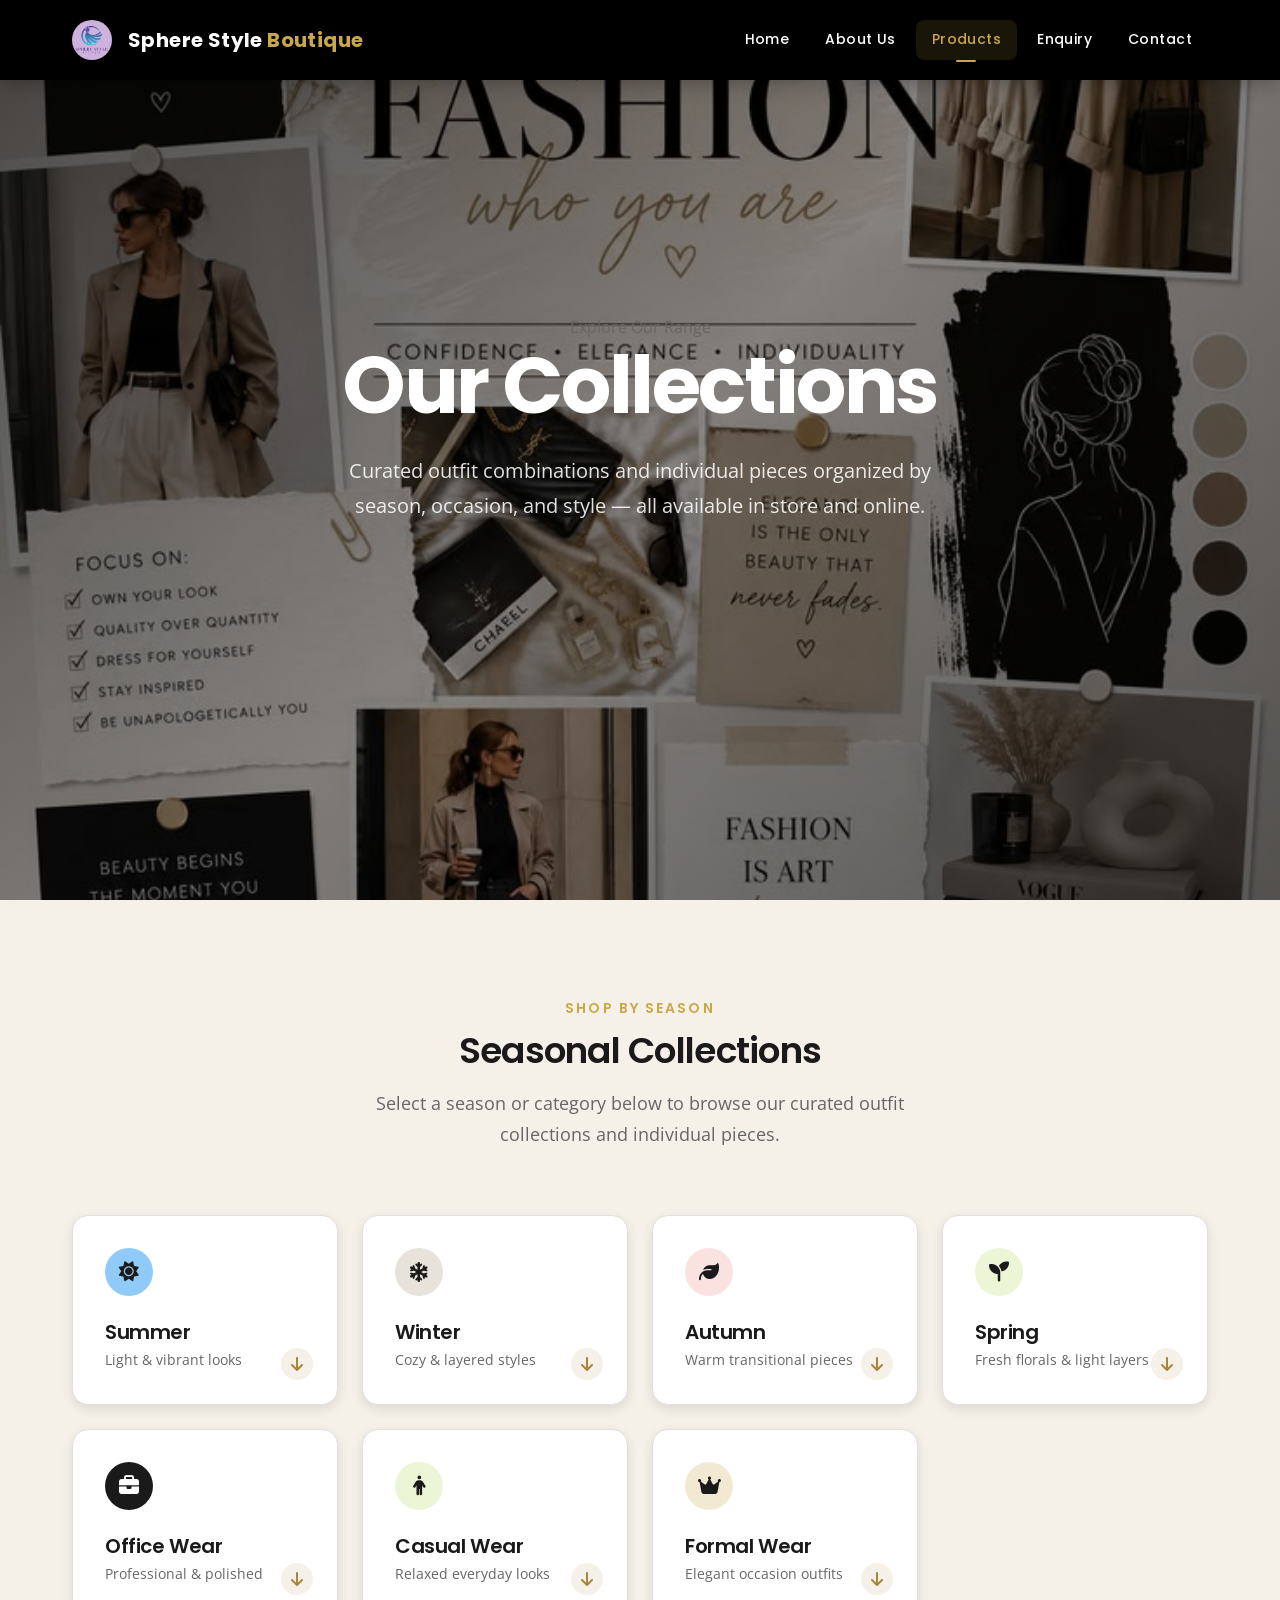
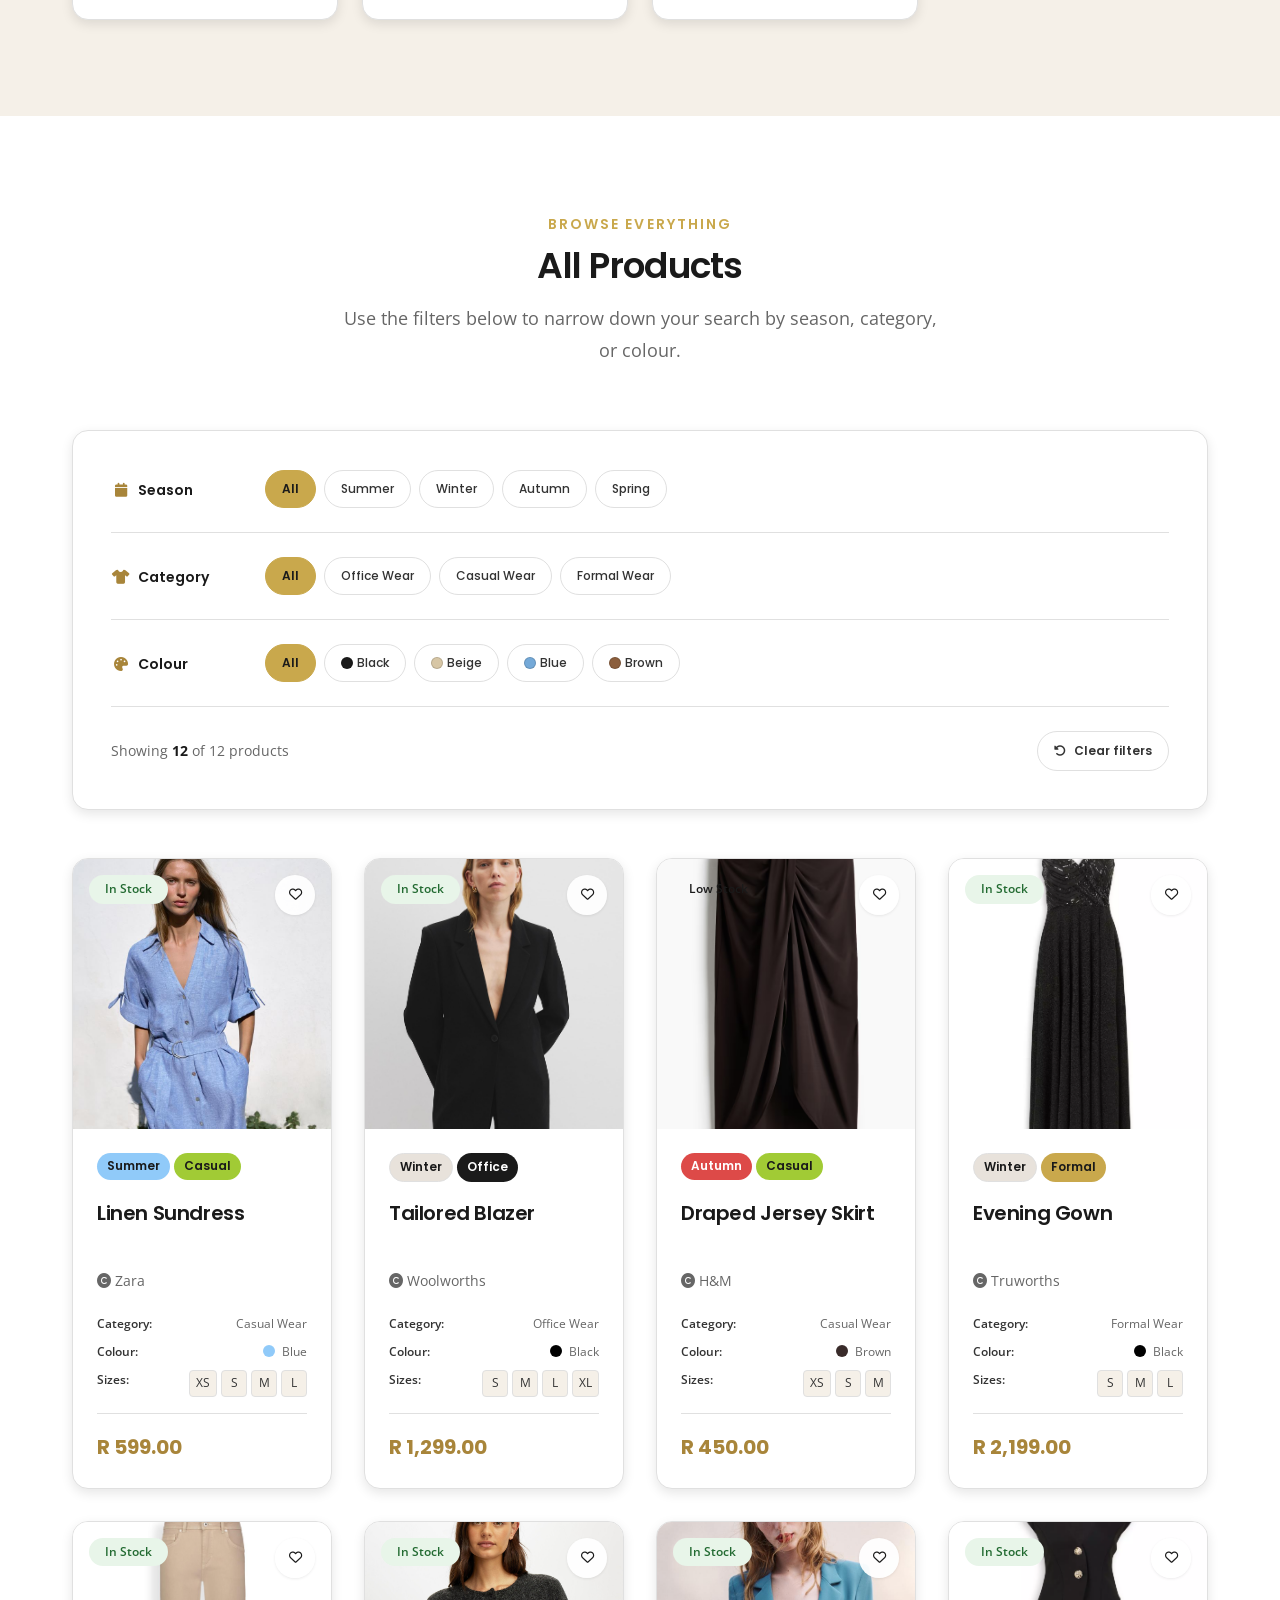
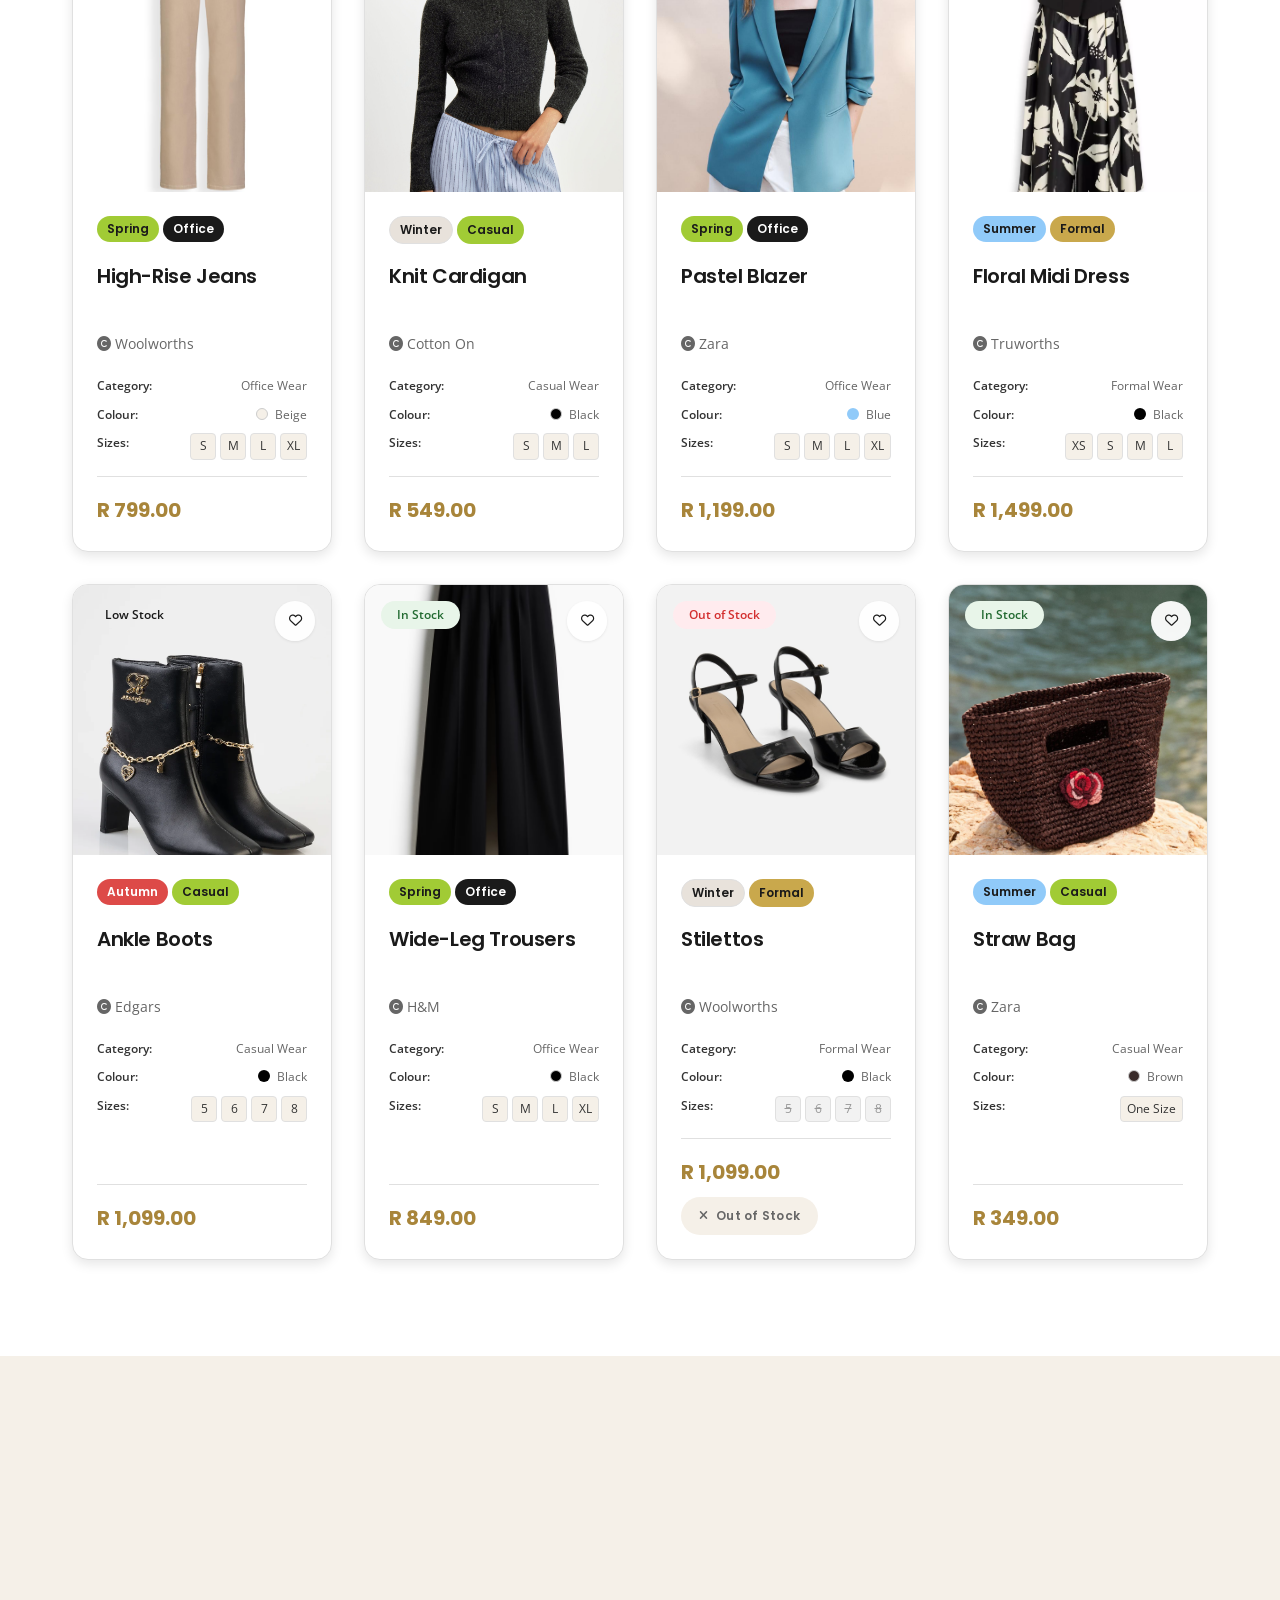
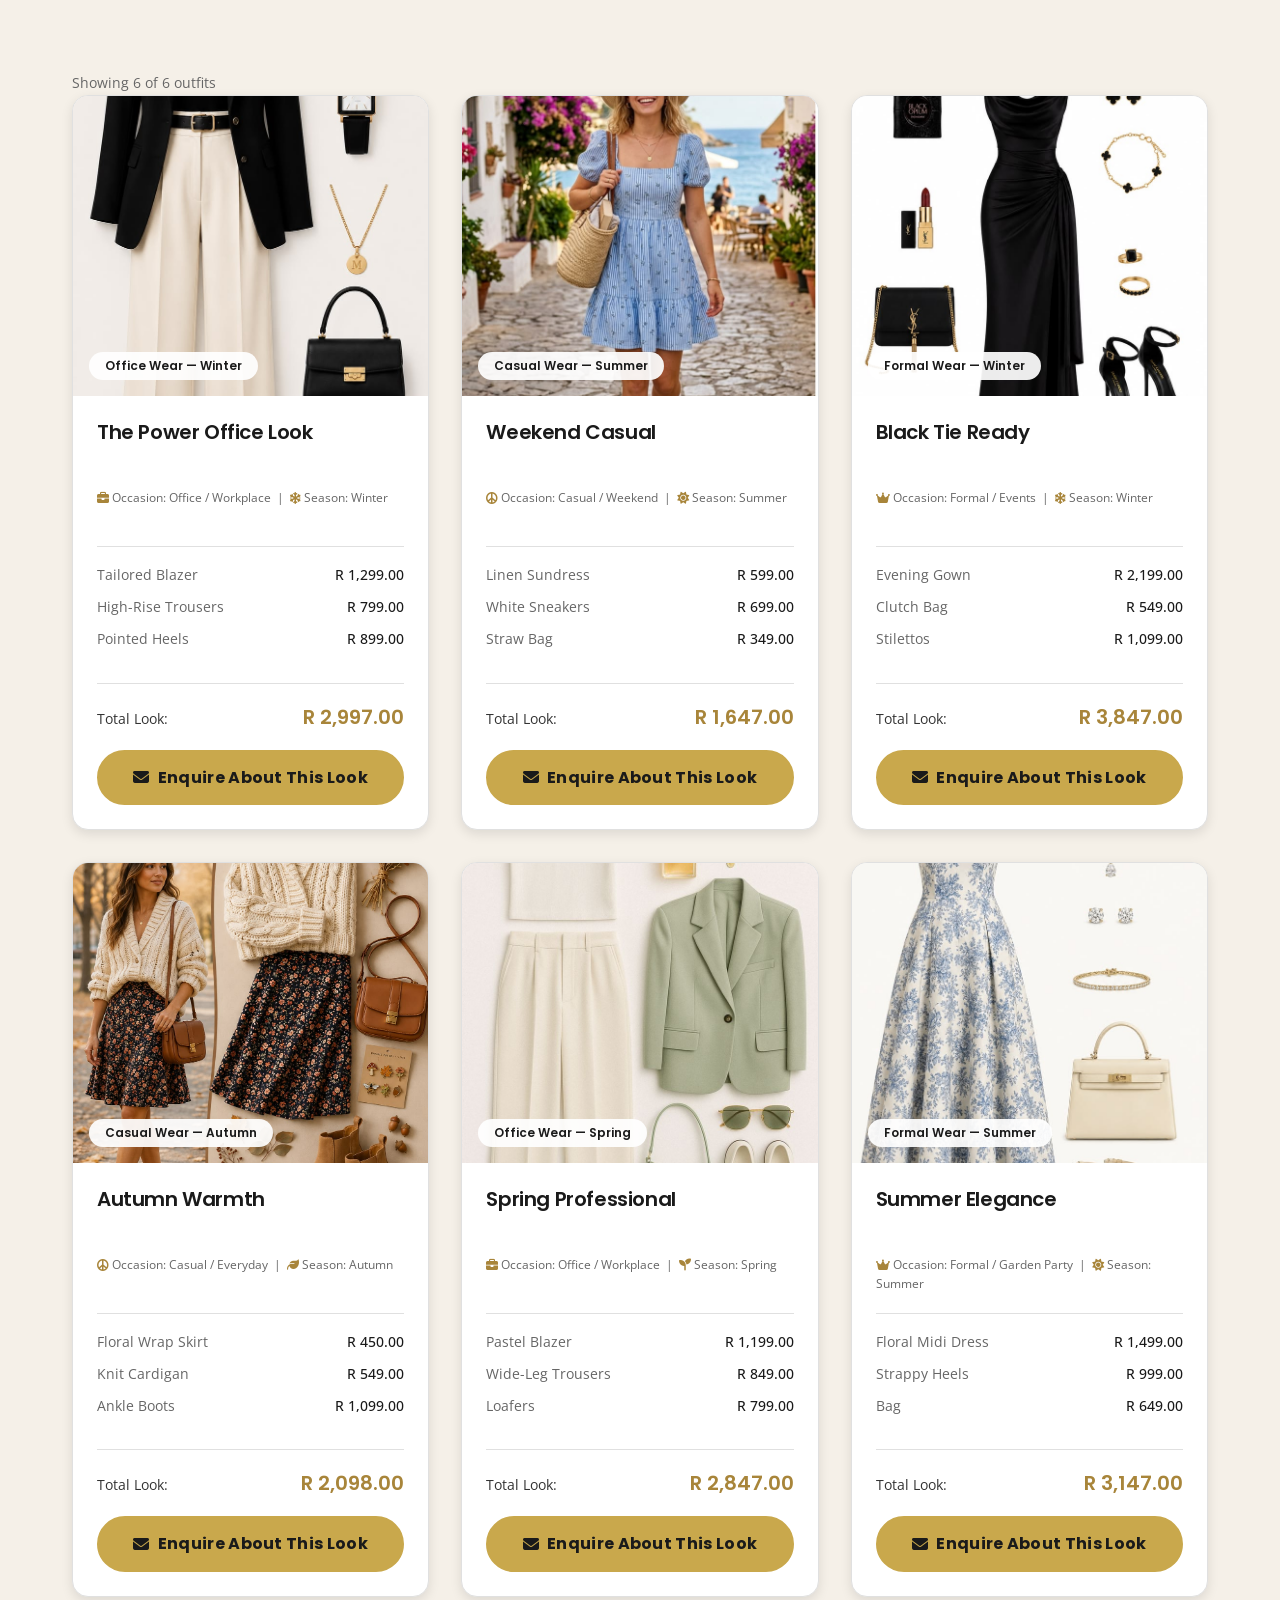
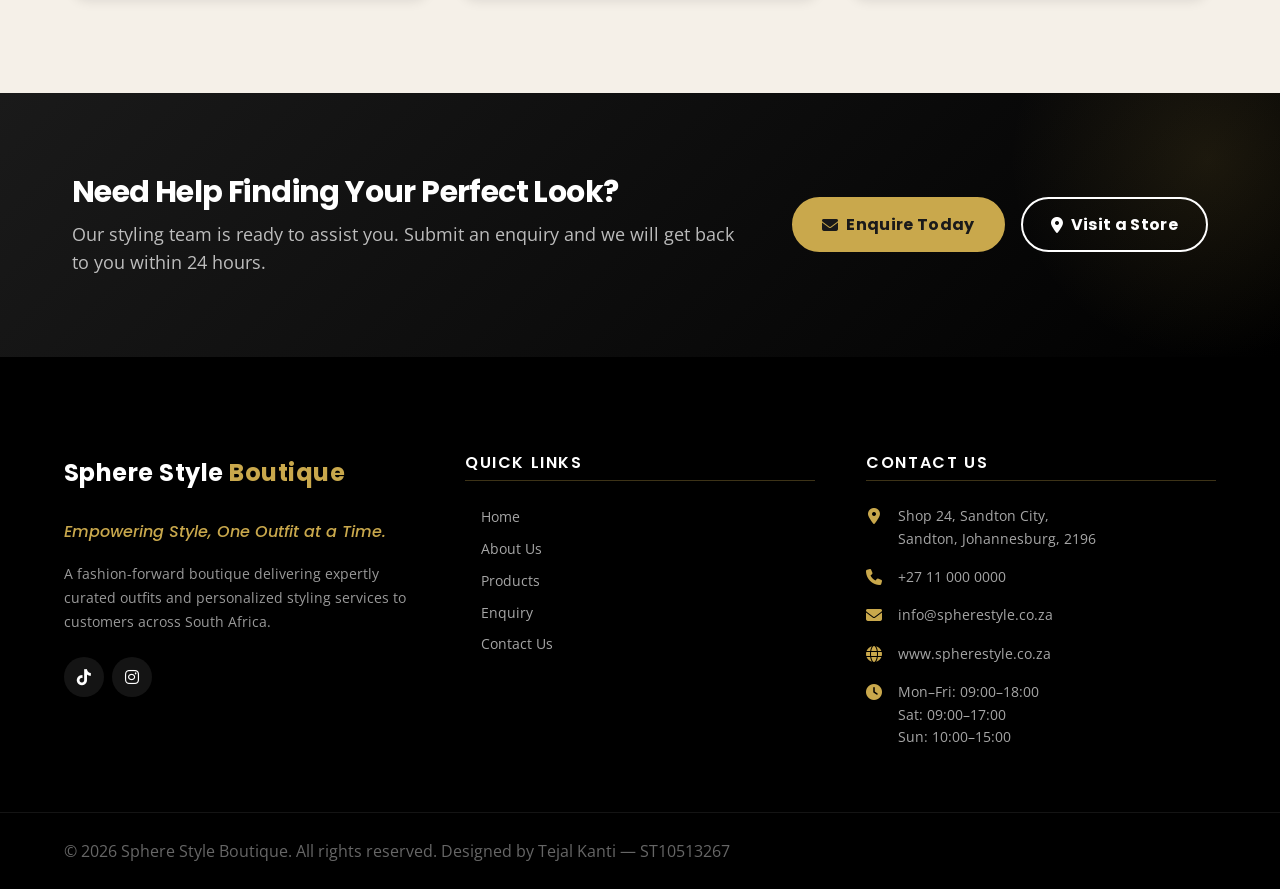
<file: webpages/products.html>
<!DOCTYPE html>
<html lang="en">
<head>
    <meta charset="UTF-8">
    <meta name="viewport" content="width=device-width, initial-scale=1.0">
        <!HTML Code Downloaded Image>
    <link rel="icon" type="image/x-icon" href="/images/icons/icons8-clothes.png">
        <meta name="description" content="Browse Sphere Style Boutique's full product catalogue.">
    <title>Products</title>

    
    <!-- Google Fonts -->
    <link href="https://fonts.googleapis.com/css2?family=Poppins:wght@400;500;600;700&family=Open+Sans:ital,wght@0,300;0,400;0,600;1,300&display=swap" rel="stylesheet">

    <!-- Font Awesome -->
    <link rel="stylesheet" href="https://cdnjs.cloudflare.com/ajax/libs/font-awesome/6.5.0/css/all.min.css">

    <!-- Main Stylesheet -->
    <link rel="stylesheet" href="/CSS/styles.css">
</head>

<body>

        <!--Navigation Bar-->
      <header class="navbar" id="navbar">
    <div class="nav-container">

        <!-- Logo -->
        <a href="index.html" class="nav-logo">
            <img src="/images/logo.png" alt="Sphere Style Boutique Logo" class="logo-img">
            <br>
            <span class="logo-text">Sphere Style <span class="logo-accent">Boutique</span></span>
        </a>

        <!-- Navigation Links -->
        <nav class="nav-menu" id="navMenu">
            <ul class="nav-list">
                <li class="nav-item">
                    <a href="index.html" class="nav-link">Home</a>
                </li>
                <li class="nav-item">
                    <a href="about.html" class="nav-link">About Us</a>
                </li>
                <li class="nav-item">
                    <a href="products.html" class="nav-link active">Products</a>
                </li>
                <li class="nav-item">
                    <a href="enquiry.html" class="nav-link">Enquiry</a>
                </li>
                <li class="nav-item">
                    <a href="contact.html" class="nav-link">Contact</a>
                </li>
            </ul>
        </nav>
    </div>
</header>

    <!--Page Hero Banner-->
<section class="page-hero" id="products-hero">
    <div class="page-hero-overlay"></div>
    <div class="page-hero-content">
        <p class="page-hero-label">Explore Our Range</p>
        <h1 class="page-hero-heading">Our Collections</h1>
        <p class="page-hero-subtext">
            Curated outfit combinations and individual pieces organized 
            by season, occasion, and style — all available in store and online.
        </p>
    </div>
</section>

    <!--Seasonal Category Cards Collection-->
    <section class="seasonal-categories" id="collections">
    <div class="section-container">

        <!-- Section Header -->
        <div class="section-header">
            <p class="section-label">Shop by Season</p>
            <h2 class="section-title">Seasonal Collections</h2>
            <p class="section-subtitle">
                Select a season or category below to browse our curated 
                outfit collections and individual pieces.
            </p>
        </div>

        <!-- Season Cards Row -->
        <div class="season-cards-row">

            <!-- Season Card 1 — Summer -->
            <a href="#summer" class="season-card season-card-summer" id="summer-card">
                <div class="season-card-icon">
                    <i class="fa-solid fa-sun"></i>
                </div>
                <h3 class="season-card-title">Summer</h3>
                <p class="season-card-text">Light & vibrant looks</p>
                <span class="season-card-arrow">
                    <i class="fa-solid fa-arrow-down"></i>
                </span>
            </a>

            <!-- Season Card 2 — Winter -->
            <a href="#outfit-library" class="season-card season-card-winter" id="winter-card" data-filter-type="season" data-filter="winter">
                <div class="season-card-icon">
                    <i class="fa-solid fa-snowflake"></i>
                </div>
                <h3 class="season-card-title">Winter</h3>
                <p class="season-card-text">Cozy & layered styles</p>
                <span class="season-card-arrow">
                    <i class="fa-solid fa-arrow-down"></i>
                </span>
            </a>

            <!-- Season Card 3 — Autumn -->
            <a href="#autumn" class="season-card season-card-autumn" id="autumn-card">
                <div class="season-card-icon">
                    <i class="fa-solid fa-leaf"></i>
                </div>
                <h3 class="season-card-title">Autumn</h3>
                <p class="season-card-text">Warm transitional pieces</p>
                <span class="season-card-arrow">
                    <i class="fa-solid fa-arrow-down"></i>
                </span>
            </a>

            <!-- Season Card 4 — Spring -->
            <a href="#spring" class="season-card season-card-spring" id="spring-card">
                <div class="season-card-icon">
                    <i class="fa-solid fa-seedling"></i>
                </div>
                <h3 class="season-card-title">Spring</h3>
                <p class="season-card-text">Fresh florals & light layers</p>
                <span class="season-card-arrow">
                    <i class="fa-solid fa-arrow-down"></i>
                </span>
            </a>

            <!-- Season Card 5 — Office Wear -->
            <a href="#office" class="season-card season-card-office" id="office-card">
                <div class="season-card-icon">
                    <i class="fa-solid fa-briefcase"></i>
                </div>
                <h3 class="season-card-title">Office Wear</h3>
                <p class="season-card-text">Professional & polished</p>
                <span class="season-card-arrow">
                    <i class="fa-solid fa-arrow-down"></i>
                </span>
            </a>

            <!-- Season Card 6 — Casual Wear -->
            <a href="#casual" class="season-card season-card-casual" id="casual-card">
                <div class="season-card-icon">
                    <i class="fa-solid fa-person"></i>
                </div>
                <h3 class="season-card-title">Casual Wear</h3>
                <p class="season-card-text">Relaxed everyday looks</p>
                <span class="season-card-arrow">
                    <i class="fa-solid fa-arrow-down"></i>
                </span>
            </a>

            <!-- Season Card 7 — Formal Wear -->
            <a href="#formal" class="season-card season-card-formal" id="formal-card">
                <div class="season-card-icon">
                    <i class="fa-solid fa-crown"></i>
                </div>
                <h3 class="season-card-title">Formal Wear</h3>
                <p class="season-card-text">Elegant occasion outfits</p>
                <span class="season-card-arrow">
                    <i class="fa-solid fa-arrow-down"></i>
                </span>
            </a>

        </div>
        <!-- End Season Cards Row -->

    </div>
</section>

    <!--Filter and Product Display-->
    <section class="product-catalogue" id="product-catalogue">
    <div class="section-container">

        <!-- Section Header -->
        <div class="section-header">
            <p class="section-label">Browse Everything</p>
            <h2 class="section-title">All Products</h2>
            <p class="section-subtitle">
                Use the filters below to narrow down your search by season, 
                category, or colour.
            </p>
        </div>

        <!-- Product filters -->
        <div class="filter-panel" id="filterPanel" role="region" aria-label="Filter products">
            <div class="filter-group">
                <span class="filter-group-label">
                    <i class="fa-solid fa-calendar" aria-hidden="true"></i> Season
                </span>
                <div class="filter-buttons" role="group" aria-label="Filter by season">
                    <button type="button" class="filter-btn active" data-filter-type="season" data-filter="all" aria-pressed="true">All</button>
                    <button type="button" class="filter-btn" data-filter-type="season" data-filter="summer" aria-pressed="false">Summer</button>
                    <button type="button" class="filter-btn" data-filter-type="season" data-filter="winter" aria-pressed="false">Winter</button>
                    <button type="button" class="filter-btn" data-filter-type="season" data-filter="autumn" aria-pressed="false">Autumn</button>
                    <button type="button" class="filter-btn" data-filter-type="season" data-filter="spring" aria-pressed="false">Spring</button>
                </div>
            </div>

            <div class="filter-group">
                <span class="filter-group-label">
                    <i class="fa-solid fa-shirt" aria-hidden="true"></i> Category
                </span>
                <div class="filter-buttons" role="group" aria-label="Filter by category">
                    <button type="button" class="filter-btn active" data-filter-type="category" data-filter="all" aria-pressed="true">All</button>
                    <button type="button" class="filter-btn" data-filter-type="category" data-filter="office" aria-pressed="false">Office Wear</button>
                    <button type="button" class="filter-btn" data-filter-type="category" data-filter="casual" aria-pressed="false">Casual Wear</button>
                    <button type="button" class="filter-btn" data-filter-type="category" data-filter="formal" aria-pressed="false">Formal Wear</button>
                </div>
            </div>

            <div class="filter-group">
                <span class="filter-group-label">
                    <i class="fa-solid fa-palette" aria-hidden="true"></i> Colour
                </span>
                <div class="filter-buttons colour-filters" role="group" aria-label="Filter by colour">
                    <button type="button" class="filter-btn active" data-filter-type="colour" data-filter="all" aria-pressed="true">All</button>
                    <button type="button" class="colour-swatch" data-filter-type="colour" data-filter="black" aria-label="Filter by black" aria-pressed="false">Black</button>
                    <button type="button" class="colour-swatch" data-filter-type="colour" data-filter="beige" aria-label="Filter by beige" aria-pressed="false">Beige</button>
                    <button type="button" class="colour-swatch" data-filter-type="colour" data-filter="blue" aria-label="Filter by blue" aria-pressed="false">Blue</button>
                    <button type="button" class="colour-swatch" data-filter-type="colour" data-filter="brown" aria-label="Filter by brown" aria-pressed="false">Brown</button>
                </div>
            </div>

            <div class="filter-actions">
                <p class="filter-results-count" id="filterResultsCount" aria-live="polite">
                    Showing <strong id="productCount">12</strong> of 12 products
                </p>
                <button type="button" class="btn-clear-filters" id="clearFilters">
                    <i class="fa-solid fa-rotate-left" aria-hidden="true"></i> Clear filters
                </button>
            </div>
        </div>
        <!-- End Filter Panel -->

    <!--Products Card-->
            <div class="products-grid" id="productsGrid">

            <!-- ---- PRODUCT CARD 1 — Linen Sundress ---- -->
            <article class="product-card"
                data-season="summer"
                data-category="casual"
                data-colour="blue"
                id="product-1">
                <div class="product-card-image-wrapper">
                    <img
                        src="/images/products/blue linen sundress.png"
                        alt="Linen Sundress in blue — casual summer wear by Zara"
                        height="500"
                        width="500"
                        class="product-card-image"
                        loading="lazy"
                    >
                    <!-- Stock Status Badge -->
                    <span class="stock-badge stock-in">In Stock</span>
                    <!-- Wishlist Button -->
                    <button type="button" class="wishlist-btn" aria-label="Add Linen Sundress to favourites" aria-pressed="false">
                        <i class="fa-regular fa-heart"></i>
                    </button>
                </div>
                <div class="product-card-body">
                    <div class="product-card-tags">
                        <span class="product-tag summer-tag">Summer</span>
                        <span class="product-tag casual-tag">Casual</span>
                    </div>
                    <h3 class="product-card-name">Linen Sundress</h3>
                    <p class="product-card-brand">
                        <i class="fa-solid fa-copyright"></i> Zara
                    </p>
                    <div class="product-card-details">
                        <div class="product-detail-item">
                            <span class="product-detail-label">Category:</span>
                            <span class="product-detail-value">Casual Wear</span>
                        </div>
                        <div class="product-detail-item">
                            <span class="product-detail-label">Colour:</span>
                            <span class="product-detail-value">
                                <span class="colour-dot" style="background-color:#90CAF9;"></span> Blue
                            </span>
                        </div>
                        <div class="product-detail-item">
                            <span class="product-detail-label">Sizes:</span>
                            <div class="size-options">
                                <span class="size-chip">XS</span>
                                <span class="size-chip">S</span>
                                <span class="size-chip">M</span>
                                <span class="size-chip">L</span>
                            </div>
                        </div>
                    </div>
                    <div class="product-card-footer">
                        <span class="product-price">R 599.00</span>
                    </div>
                </div>
            </article>

            <!-- ---- PRODUCT CARD 2 — Tailored Blazer ---- -->
            <article class="product-card"
                data-season="winter"
                data-category="office"
                data-colour="black"
                id="product-2">
                <div class="product-card-image-wrapper">
                    <img
                        src="/images/products/tailored black blazer.png"
                        alt="Tailored Black Blazer — office wear by Woolworths"
                        height="500"
                        width="500"
                        class="product-card-image"
                        loading="lazy"
                    >
                    <span class="stock-badge stock-in">In Stock</span>
                    <button type="button" class="wishlist-btn" aria-label="Add Tailored Blazer to favourites" aria-pressed="false">
                        <i class="fa-regular fa-heart"></i>
                    </button>
                </div>
                <div class="product-card-body">
                    <div class="product-card-tags">
                        <span class="product-tag winter-tag">Winter</span>
                        <span class="product-tag office-tag">Office</span>
                    </div>
                    <h3 class="product-card-name">Tailored Blazer</h3>
                    <p class="product-card-brand">
                        <i class="fa-solid fa-copyright"></i> Woolworths
                    </p>
                    <div class="product-card-details">
                        <div class="product-detail-item">
                            <span class="product-detail-label">Category:</span>
                            <span class="product-detail-value">Office Wear</span>
                        </div>
                        <div class="product-detail-item">
                            <span class="product-detail-label">Colour:</span>
                            <span class="product-detail-value">
                                <span class="colour-dot" style="background-color:#000000;"></span> Black
                            </span>
                        </div>
                        <div class="product-detail-item">
                            <span class="product-detail-label">Sizes:</span>
                            <div class="size-options">
                                <span class="size-chip">S</span>
                                <span class="size-chip">M</span>
                                <span class="size-chip">L</span>
                                <span class="size-chip">XL</span>
                            </div>
                        </div>
                    </div>
                    <div class="product-card-footer">
                        <span class="product-price">R 1,299.00</span>
                    </div>
                </div>
            </article>

            <!-- ---- PRODUCT CARD 3 — Draped Jersey Skirt ---- -->
            <article class="product-card"
                data-season="autumn"
                data-category="casual"
                data-colour="brown"
                id="product-3">
                <div class="product-card-image-wrapper">
                    <img
                        src="/images/products/draped skirt.png"
                        alt="Floral Wrap Skirt in red — casual autumn wear by H&M"
                        height="500"
                        width="500"                        
                        class="product-card-image"
                        loading="lazy"
                    >
                    <span class="stock-badge stock-low">Low Stock</span>
                    <button type="button" class="wishlist-btn" aria-label="Add Draped Jersey Skirt to favourites" aria-pressed="false">
                        <i class="fa-regular fa-heart"></i>
                    </button>
                </div>
                <div class="product-card-body">
                    <div class="product-card-tags">
                        <span class="product-tag autumn-tag">Autumn</span>
                        <span class="product-tag casual-tag">Casual</span>
                    </div>
                    <h3 class="product-card-name">Draped Jersey Skirt</h3>
                    <p class="product-card-brand">
                        <i class="fa-solid fa-copyright"></i> H&M
                    </p>
                    <div class="product-card-details">
                        <div class="product-detail-item">
                            <span class="product-detail-label">Category:</span>
                            <span class="product-detail-value">Casual Wear</span>
                        </div>
                        <div class="product-detail-item">
                            <span class="product-detail-label">Colour:</span>
                            <span class="product-detail-value">
                                <span class="colour-dot" style="background-color:#392B2A;"></span> Brown
                            </span>
                        </div>
                        <div class="product-detail-item">
                            <span class="product-detail-label">Sizes:</span>
                            <div class="size-options">
                                <span class="size-chip">XS</span>
                                <span class="size-chip">S</span>
                                <span class="size-chip">M</span>
                            </div>
                        </div>
                    </div>
                    <div class="product-card-footer">
                        <span class="product-price">R 450.00</span>
                    </div>
                </div>
            </article>

            <!-- ---- PRODUCT CARD 4 — Evening Gown ---- -->
            <article class="product-card"
                data-season="winter"
                data-category="formal"
                data-colour="black"
                id="product-4">
                <div class="product-card-image-wrapper">
                    <img
                        src="/images/products/black evening gown.png"
                        alt="Black Evening Gown — formal wear by Truworths"
                        height="500"
                        width="500"                      
                        class="product-card-image"
                        loading="lazy"
                    >
                    <span class="stock-badge stock-in">In Stock</span>
                    <button type="button" class="wishlist-btn" aria-label="Add Evening Gown to favourites" aria-pressed="false">
                        <i class="fa-regular fa-heart"></i>
                    </button>
                </div>
                <div class="product-card-body">
                    <div class="product-card-tags">
                        <span class="product-tag winter-tag">Winter</span>
                        <span class="product-tag formal-tag">Formal</span>
                    </div>
                    <h3 class="product-card-name">Evening Gown</h3>
                    <p class="product-card-brand">
                        <i class="fa-solid fa-copyright"></i> Truworths
                    </p>
                    <div class="product-card-details">
                        <div class="product-detail-item">
                            <span class="product-detail-label">Category:</span>
                            <span class="product-detail-value">Formal Wear</span>
                        </div>
                        <div class="product-detail-item">
                            <span class="product-detail-label">Colour:</span>
                            <span class="product-detail-value">
                                <span class="colour-dot" style="background-color:#000000;"></span> Black
                            </span>
                        </div>
                        <div class="product-detail-item">
                            <span class="product-detail-label">Sizes:</span>
                            <div class="size-options">
                                <span class="size-chip">S</span>
                                <span class="size-chip">M</span>
                                <span class="size-chip">L</span>
                            </div>
                        </div>
                    </div>
                    <div class="product-card-footer">
                        <span class="product-price">R 2,199.00</span>
                    </div>
                </div>
            </article>

            <!-- ---- PRODUCT CARD 5 — High-Rise Jeans ---- -->
            <article class="product-card"
                data-season="spring"
                data-category="office"
                data-colour="beige"
                id="product-5">
                <div class="product-card-image-wrapper">
                    <img
                        src="/images/products/beige jeans.png"
                        alt="Beige High-Rise Jeans — office wear by Woolworths"
                        height="500"
                        width="500"                       
                        class="product-card-image"
                        loading="lazy"
                    >
                    <span class="stock-badge stock-in">In Stock</span>
                    <button type="button" class="wishlist-btn" aria-label="Add High-Rise Jeans to favourites" aria-pressed="false">
                        <i class="fa-regular fa-heart"></i>
                    </button>
                </div>
                <div class="product-card-body">
                    <div class="product-card-tags">
                        <span class="product-tag spring-tag">Spring</span>
                        <span class="product-tag office-tag">Office</span>
                    </div>
                    <h3 class="product-card-name">High-Rise Jeans</h3>
                    <p class="product-card-brand">
                        <i class="fa-solid fa-copyright"></i> Woolworths
                    </p>
                    <div class="product-card-details">
                        <div class="product-detail-item">
                            <span class="product-detail-label">Category:</span>
                            <span class="product-detail-value">Office Wear</span>
                        </div>
                        <div class="product-detail-item">
                            <span class="product-detail-label">Colour:</span>
                            <span class="product-detail-value">
                                <span class="colour-dot" style="background-color:#F5F0E8; border:1px solid #ccc;"></span> Beige
                            </span>
                        </div>
                        <div class="product-detail-item">
                            <span class="product-detail-label">Sizes:</span>
                            <div class="size-options">
                                <span class="size-chip">S</span>
                                <span class="size-chip">M</span>
                                <span class="size-chip">L</span>
                                <span class="size-chip">XL</span>
                            </div>
                        </div>
                    </div>
                    <div class="product-card-footer">
                        <span class="product-price">R 799.00</span>
                    </div>
                </div>
            </article>

            <!-- ---- PRODUCT CARD 6 — Knit Cardigan ---- -->
            <article class="product-card"
                data-season="winter"
                data-category="casual"
                data-colour="black"
                id="product-6">
                <div class="product-card-image-wrapper">
                    <img
                        src="/images/products/cardigan.png"
                        alt="Black Knit Cardigan — casual winter wear by Cotton On"
                        height="500"
                        width="500"                       
                        class="product-card-image"
                        loading="lazy"
                    >
                    <span class="stock-badge stock-in">In Stock</span>
                    <button type="button" class="wishlist-btn" aria-label="Add Knit Cardigan to favourites" aria-pressed="false">
                        <i class="fa-regular fa-heart"></i>
                    </button>
                </div>
                <div class="product-card-body">
                    <div class="product-card-tags">
                        <span class="product-tag winter-tag">Winter</span>
                        <span class="product-tag casual-tag">Casual</span>
                    </div>
                    <h3 class="product-card-name">Knit Cardigan</h3>
                    <p class="product-card-brand">
                        <i class="fa-solid fa-copyright"></i> Cotton On
                    </p>
                    <div class="product-card-details">
                        <div class="product-detail-item">
                            <span class="product-detail-label">Category:</span>
                            <span class="product-detail-value">Casual Wear</span>
                        </div>
                        <div class="product-detail-item">
                            <span class="product-detail-label">Colour:</span>
                            <span class="product-detail-value">
                                <span class="colour-dot" style="background-color:#000000; border:1px solid #ccc;"></span> Black
                            </span>
                        </div>
                        <div class="product-detail-item">
                            <span class="product-detail-label">Sizes:</span>
                            <div class="size-options">
                                <span class="size-chip">S</span>
                                <span class="size-chip">M</span>
                                <span class="size-chip">L</span>
                            </div>
                        </div>
                    </div>
                    <div class="product-card-footer">
                        <span class="product-price">R 549.00</span>
                    </div>
                </div>
            </article>

            <!-- ---- PRODUCT CARD 7 — Pastel Blazer ---- -->
            <article class="product-card"
                data-season="spring"
                data-category="office"
                data-colour="blue"
                id="product-7">
                <div class="product-card-image-wrapper">
                    <img
                        src="/images/products/pastel blazer.png"
                        alt="Blue Pastel Blazer — office spring wear by Zara"
                        height="500"
                        width="500"                        
                        class="product-card-image"
                        loading="lazy"
                    >
                    <span class="stock-badge stock-in">In Stock</span>
                    <button type="button" class="wishlist-btn" aria-label="Add Pastel Blazer to favourites" aria-pressed="false">
                        <i class="fa-regular fa-heart"></i>
                    </button>
                </div>
                <div class="product-card-body">
                    <div class="product-card-tags">
                        <span class="product-tag spring-tag">Spring</span>
                        <span class="product-tag office-tag">Office</span>
                    </div>
                    <h3 class="product-card-name">Pastel Blazer</h3>
                    <p class="product-card-brand">
                        <i class="fa-solid fa-copyright"></i> Zara
                    </p>
                    <div class="product-card-details">
                        <div class="product-detail-item">
                            <span class="product-detail-label">Category:</span>
                            <span class="product-detail-value">Office Wear</span>
                        </div>
                        <div class="product-detail-item">
                            <span class="product-detail-label">Colour:</span>
                            <span class="product-detail-value">
                                <span class="colour-dot" style="background-color:#90CAF9;"></span> Blue
                            </span>
                        </div>
                        <div class="product-detail-item">
                            <span class="product-detail-label">Sizes:</span>
                            <div class="size-options">
                                <span class="size-chip">S</span>
                                <span class="size-chip">M</span>
                                <span class="size-chip">L</span>
                                <span class="size-chip">XL</span>
                            </div>
                        </div>
                    </div>
                    <div class="product-card-footer">
                        <span class="product-price">R 1,199.00</span>
                    </div>
                </div>
            </article>

            <!-- ---- PRODUCT CARD 8 — Floral Midi Dress ---- -->
            <article class="product-card"
                data-season="summer"
                data-category="formal"
                data-colour="black"
                id="product-8">
                <div class="product-card-image-wrapper">
                    <img
                        src="/images/products/floral dress.png"
                        alt="Black Floral Midi Dress — formal summer wear by Truworths"
                        height="500"
                        width="500"                        
                        class="product-card-image"
                        loading="lazy"
                    >
                    <span class="stock-badge stock-in">In Stock</span>
                    <button type="button" class="wishlist-btn" aria-label="Add Floral Midi Dress to favourites" aria-pressed="false">
                        <i class="fa-regular fa-heart"></i>
                    </button>
                </div>
                <div class="product-card-body">
                    <div class="product-card-tags">
                        <span class="product-tag summer-tag">Summer</span>
                        <span class="product-tag formal-tag">Formal</span>
                    </div>
                    <h3 class="product-card-name">Floral Midi Dress</h3>
                    <p class="product-card-brand">
                        <i class="fa-solid fa-copyright"></i> Truworths
                    </p>
                    <div class="product-card-details">
                        <div class="product-detail-item">
                            <span class="product-detail-label">Category:</span>
                            <span class="product-detail-value">Formal Wear</span>
                        </div>
                        <div class="product-detail-item">
                            <span class="product-detail-label">Colour:</span>
                            <span class="product-detail-value">
                                <span class="colour-dot" style="background-color:#000000;"></span> Black
                            </span>
                        </div>
                        <div class="product-detail-item">
                            <span class="product-detail-label">Sizes:</span>
                            <div class="size-options">
                                <span class="size-chip">XS</span>
                                <span class="size-chip">S</span>
                                <span class="size-chip">M</span>
                                <span class="size-chip">L</span>
                            </div>
                        </div>
                    </div>
                    <div class="product-card-footer">
                        <span class="product-price">R 1,499.00</span>
                    </div>
                </div>
            </article>

            <!-- ---- PRODUCT CARD 9 — Ankle Boots ---- -->
            <article class="product-card"
                data-season="autumn"
                data-category="casual"
                data-colour="black"
                id="product-9">
                <div class="product-card-image-wrapper">
                    <img
                        src="/images/products/ankle boots.png"
                        alt="Black Ankle Boots — casual autumn footwear by Edgars"
                        height="500"
                        width="500"                        
                        class="product-card-image"
                        loading="lazy"
                    >
                    <span class="stock-badge stock-low">Low Stock</span>
                    <button type="button" class="wishlist-btn" aria-label="Add Ankle Boots to favourites" aria-pressed="false">
                        <i class="fa-regular fa-heart"></i>
                    </button>
                </div>
                <div class="product-card-body">
                    <div class="product-card-tags">
                        <span class="product-tag autumn-tag">Autumn</span>
                        <span class="product-tag casual-tag">Casual</span>
                    </div>
                    <h3 class="product-card-name">Ankle Boots</h3>
                    <p class="product-card-brand">
                        <i class="fa-solid fa-copyright"></i> Edgars
                    </p>
                    <div class="product-card-details">
                        <div class="product-detail-item">
                            <span class="product-detail-label">Category:</span>
                            <span class="product-detail-value">Casual Wear</span>
                        </div>
                        <div class="product-detail-item">
                            <span class="product-detail-label">Colour:</span>
                            <span class="product-detail-value">
                                <span class="colour-dot" style="background-color:#000000;"></span> Black
                            </span>
                        </div>
                        <div class="product-detail-item">
                            <span class="product-detail-label">Sizes:</span>
                            <div class="size-options">
                                <span class="size-chip">5</span>
                                <span class="size-chip">6</span>
                                <span class="size-chip">7</span>
                                <span class="size-chip">8</span>
                            </div>
                        </div>
                    </div>
                    <div class="product-card-footer">
                        <span class="product-price">R 1,099.00</span>
                    </div>
                </div>
            </article>

            <!-- ---- PRODUCT CARD 10 — Wide-Leg Trousers ---- -->
            <article class="product-card"
                data-season="spring"
                data-category="office"
                data-colour="black"
                id="product-10">
                <div class="product-card-image-wrapper">
                    <img
                        src="/images/products/wide leg trousers.png"
                        alt="Black Wide-Leg Trousers — office spring wear by H&M"
                        height="500"
                        width="500"                       
                        class="product-card-image"
                        loading="lazy"
                    >
                    <span class="stock-badge stock-in">In Stock</span>
                    <button type="button" class="wishlist-btn" aria-label="Add Wide-Leg Trousers to favourites" aria-pressed="false">
                        <i class="fa-regular fa-heart"></i>
                    </button>
                </div>
                <div class="product-card-body">
                    <div class="product-card-tags">
                        <span class="product-tag spring-tag">Spring</span>
                        <span class="product-tag office-tag">Office</span>
                    </div>
                    <h3 class="product-card-name">Wide-Leg Trousers</h3>
                    <p class="product-card-brand">
                        <i class="fa-solid fa-copyright"></i> H&M
                    </p>
                    <div class="product-card-details">
                        <div class="product-detail-item">
                            <span class="product-detail-label">Category:</span>
                            <span class="product-detail-value">Office Wear</span>
                        </div>
                        <div class="product-detail-item">
                            <span class="product-detail-label">Colour:</span>
                            <span class="product-detail-value">
                                <span class="colour-dot" style="background-color:#000000; border:1px solid #ccc;"></span> Black
                            </span>
                        </div>
                        <div class="product-detail-item">
                            <span class="product-detail-label">Sizes:</span>
                            <div class="size-options">
                                <span class="size-chip">S</span>
                                <span class="size-chip">M</span>
                                <span class="size-chip">L</span>
                                <span class="size-chip">XL</span>
                            </div>
                        </div>
                    </div>
                    <div class="product-card-footer">
                        <span class="product-price">R 849.00</span>
                    </div>
                </div>
            </article>

            <!-- ---- PRODUCT CARD 11 — Stilettos ---- -->
            <article class="product-card"
                data-season="winter"
                data-category="formal"
                data-colour="black"
                id="product-11">
                <div class="product-card-image-wrapper">
                    <img
                        src="/images/products/stilettos.png"
                        alt="Black Stilettos — formal winter footwear by Woolworths"
                        height="500"
                        width="500"                        
                        class="product-card-image"
                        loading="lazy"
                    >
                    <span class="stock-badge stock-out">Out of Stock</span>
                    <button type="button" class="wishlist-btn" aria-label="Add Stilettos to favourites" aria-pressed="false">
                        <i class="fa-regular fa-heart"></i>
                    </button>
                </div>
                <div class="product-card-body">
                    <div class="product-card-tags">
                        <span class="product-tag winter-tag">Winter</span>
                        <span class="product-tag formal-tag">Formal</span>
                    </div>
                    <h3 class="product-card-name">Stilettos</h3>
                    <p class="product-card-brand">
                        <i class="fa-solid fa-copyright"></i> Woolworths
                    </p>
                    <div class="product-card-details">
                        <div class="product-detail-item">
                            <span class="product-detail-label">Category:</span>
                            <span class="product-detail-value">Formal Wear</span>
                        </div>
                        <div class="product-detail-item">
                            <span class="product-detail-label">Colour:</span>
                            <span class="product-detail-value">
                                <span class="colour-dot" style="background-color:#000000;"></span> Black
                            </span>
                        </div>
                        <div class="product-detail-item">
                            <span class="product-detail-label">Sizes:</span>
                            <div class="size-options">
                                <span class="size-chip size-unavailable">5</span>
                                <span class="size-chip size-unavailable">6</span>
                                <span class="size-chip size-unavailable">7</span>
                                <span class="size-chip size-unavailable">8</span>
                            </div>
                        </div>
                    </div>
                    <div class="product-card-footer">
                        <span class="product-price">R 1,099.00</span>
                        <button class="btn btn-add-cart btn-disabled" disabled
                            aria-label="Stilettos are out of stock">
                            <i class="fa-solid fa-xmark"></i> Out of Stock
                        </button>
                    </div>
                </div>
            </article>

            <!-- ---- PRODUCT CARD 12 — Straw Bag ---- -->
            <article class="product-card"
                data-season="summer"
                data-category="casual"
                data-colour="brown"
                id="product-12">
                <div class="product-card-image-wrapper">
                    <img
                        src="/images/products/straw bag.png"
                        alt="Brown Straw Bag — casual summer accessory by Zara"
                        height="500"
                        width="500"                        
                        class="product-card-image"
                        loading="lazy"
                    >
                    <span class="stock-badge stock-in">In Stock</span>
                    <button type="button" class="wishlist-btn" aria-label="Add Straw Bag to favourites" aria-pressed="false">
                        <i class="fa-regular fa-heart"></i>
                    </button>
                </div>
                <div class="product-card-body">
                    <div class="product-card-tags">
                        <span class="product-tag summer-tag">Summer</span>
                        <span class="product-tag casual-tag">Casual</span>
                    </div>
                    <h3 class="product-card-name">Straw Bag</h3>
                    <p class="product-card-brand">
                        <i class="fa-solid fa-copyright"></i> Zara
                    </p>
                    <div class="product-card-details">
                        <div class="product-detail-item">
                            <span class="product-detail-label">Category:</span>
                            <span class="product-detail-value">Casual Wear</span>
                        </div>
                        <div class="product-detail-item">
                            <span class="product-detail-label">Colour:</span>
                            <span class="product-detail-value">
                                <span class="colour-dot" style="background-color:#392B2A; border:1px solid #ccc;"></span> Brown
                            </span>
                        </div>
                        <div class="product-detail-item">
                            <span class="product-detail-label">Sizes:</span>
                            <div class="size-options">
                                <span class="size-chip">One Size</span>
                            </div>
                        </div>
                    </div>
                    <div class="product-card-footer">
                        <span class="product-price">R 349.00</span>
                    </div>
                </div>
            </article>

        </div>
        <!-- End Products Grid -->

        <!-- No Results Message (Hidden by default, shown by JS when no filter matches) -->
        <div class="no-results" id="noResults" style="display: none;">
            <div class="no-results-content">
                <i class="fa-solid fa-magnifying-glass"></i>
                <h3>No Products Found</h3>
                <p>No products match your current filter selection. Please try a different combination.</p>
                <button class="btn btn-primary" id="clearFiltersNoResults">
                    <i class="fa-solid fa-rotate-left"></i> Reset Filters
                </button>
            </div>
        </div>

    </div>
</section>

    <!--Outfit Library Combo's-->
    <section class="outfit-library" id="outfit-library">
    <div class="section-container">

        <!-- Section Header -->
        <div class="section-header">
            <p class="section-label">Staff Curated Looks</p>
            <h2 class="section-title">Complete Outfit Combinations</h2>
            <p class="section-subtitle">
                Every piece in these looks is available in store and online. 
                Enquire about any look for personalized sizing and styling advice.
            </p>
        </div>

        <p class="filter-results-count" id="outfitLibraryCount" aria-live="polite">
            Showing 6 of 6 outfits
        </p>

        <!-- Outfit Combinations Grid -->
        <div class="outfit-library-grid">

            <!-- Outfit 1 — The Power Office Look -->
            <article class="outfit-library-card" id="office" data-season="winter" data-category="office" data-colour="black">
                <div class="outfit-library-image-wrapper">
                    <img
                        src="/images/products/Office Look.png"
                        alt="The Power Office Look — blazer, trousers, and pointed heels"
                        height="700" 
                        width="345"
                        class="outfit-library-image"
                        loading="lazy"
                    >
                    <div class="outfit-library-overlay">
                        <span class="outfit-overlay-label">Office Wear — Winter</span>
                    </div>
                </div>
                <div class="outfit-library-body">
                    <h3 class="outfit-library-title">The Power Office Look</h3>
                    <p class="outfit-library-occasion">
                        <i class="fa-solid fa-briefcase"></i> Occasion: Office / Workplace
                        &nbsp;|&nbsp;
                        <i class="fa-solid fa-snowflake"></i> Season: Winter
                    </p>
                    <ul class="outfit-library-items">
                        <li>
                            <span class="outfit-item-name">Tailored Blazer</span>
                            <span class="outfit-item-price">R 1,299.00</span>
                        </li>
                        <li>
                            <span class="outfit-item-name">High-Rise Trousers</span>
                            <span class="outfit-item-price">R 799.00</span>
                        </li>
                        <li>
                            <span class="outfit-item-name">Pointed Heels</span>
                            <span class="outfit-item-price">R 899.00</span>
                        </li>
                    </ul>
                    <div class="outfit-library-footer">
                        <div class="outfit-library-total">
                            <span>Total Look:</span>
                            <strong>R 2,997.00</strong>
                        </div>
                        <a href="enquiry.html" class="btn btn-primary">
                            <i class="fa-solid fa-envelope"></i> Enquire About This Look
                        </a>
                    </div>
                </div>
            </article>

            <!-- Outfit 2 — Weekend Casual -->
            <article class="outfit-library-card" id="casual" data-season="summer" data-category="casual" data-colour="blue brown">
                <div class="outfit-library-image-wrapper">
                    <img
                        src="/images/products/Weekend Look.png"
                        alt="Weekend Casual Look — sundress, sneakers, and straw bag"
                        height="714" 
                        width="345" 
                        class="outfit-library-image"
                        loading="lazy"
                    >
                    <div class="outfit-library-overlay">
                        <span class="outfit-overlay-label">Casual Wear — Summer</span>
                    </div>
                </div>
                <div class="outfit-library-body">
                    <h3 class="outfit-library-title">Weekend Casual</h3>
                    <p class="outfit-library-occasion">
                        <i class="fa-solid fa-peace"></i> Occasion: Casual / Weekend
                        &nbsp;|&nbsp;
                        <i class="fa-solid fa-sun"></i> Season: Summer
                    </p>
                    <ul class="outfit-library-items">
                        <li>
                            <span class="outfit-item-name">Linen Sundress</span>
                            <span class="outfit-item-price">R 599.00</span>
                        </li>
                        <li>
                            <span class="outfit-item-name">White Sneakers</span>
                            <span class="outfit-item-price">R 699.00</span>
                        </li>
                        <li>
                            <span class="outfit-item-name">Straw Bag</span>
                            <span class="outfit-item-price">R 349.00</span>
                        </li>
                    </ul>
                    <div class="outfit-library-footer">
                        <div class="outfit-library-total">
                            <span>Total Look:</span>
                            <strong>R 1,647.00</strong>
                        </div>
                        <a href="enquiry.html" class="btn btn-primary">
                            <i class="fa-solid fa-envelope"></i> Enquire About This Look
                        </a>
                    </div>
                </div>
            </article>

            <!-- Outfit 3 — Black Tie Ready -->
            <article class="outfit-library-card" id="formal" data-season="winter" data-category="formal" data-colour="black">
                <div class="outfit-library-image-wrapper">
                    <img
                        src="/images/products/black tie.png"
                        alt="Black Tie Ready — evening gown, clutch bag, and stiletto"
                        height="585" 
                        width="345"
                        class="outfit-library-image"
                        loading="lazy"
                    >
                    <div class="outfit-library-overlay">
                        <span class="outfit-overlay-label">Formal Wear — Winter</span>
                    </div>
                </div>
                <div class="outfit-library-body">
                    <h3 class="outfit-library-title">Black Tie Ready</h3>
                    <p class="outfit-library-occasion">
                        <i class="fa-solid fa-crown"></i> Occasion: Formal / Events
                        &nbsp;|&nbsp;
                        <i class="fa-solid fa-snowflake"></i> Season: Winter
                    </p>
                    <ul class="outfit-library-items">
                        <li>
                            <span class="outfit-item-name">Evening Gown</span>
                            <span class="outfit-item-price">R 2,199.00</span>
                        </li>
                        <li>
                            <span class="outfit-item-name">Clutch Bag</span>
                            <span class="outfit-item-price">R 549.00</span>
                        </li>
                        <li>
                            <span class="outfit-item-name">Stilettos</span>
                            <span class="outfit-item-price">R 1,099.00</span>
                        </li>
                    </ul>
                    <div class="outfit-library-footer">
                        <div class="outfit-library-total">
                            <span>Total Look:</span>
                            <strong>R 3,847.00</strong>
                        </div>
                        <a href="enquiry.html" class="btn btn-primary">
                            <i class="fa-solid fa-envelope"></i> Enquire About This Look
                        </a>
                    </div>
                </div>
            </article>

            <!-- Outfit 4 — Autumn Warmth -->
            <article class="outfit-library-card" id="autumn" data-season="autumn" data-category="casual" data-colour="brown black">
                <div class="outfit-library-image-wrapper">
                    <img
                        src="/images/products/Autumn Look.png"
                        alt="Autumn Warmth — wrap skirt, cardigan, and ankle boots"
                        height="618" 
                        width="345"
                        class="outfit-library-image"
                        loading="lazy"
                    >
                    <div class="outfit-library-overlay">
                        <span class="outfit-overlay-label">Casual Wear — Autumn</span>
                    </div>
                </div>
                <div class="outfit-library-body">
                    <h3 class="outfit-library-title">Autumn Warmth</h3>
                    <p class="outfit-library-occasion">
                        <i class="fa-solid fa-peace"></i> Occasion: Casual / Everyday
                        &nbsp;|&nbsp;
                        <i class="fa-solid fa-leaf"></i> Season: Autumn
                    </p>
                    <ul class="outfit-library-items">
                        <li>
                            <span class="outfit-item-name">Floral Wrap Skirt</span>
                            <span class="outfit-item-price">R 450.00</span>
                        </li>
                        <li>
                            <span class="outfit-item-name">Knit Cardigan</span>
                            <span class="outfit-item-price">R 549.00</span>
                        </li>
                        <li>
                            <span class="outfit-item-name">Ankle Boots</span>
                            <span class="outfit-item-price">R 1,099.00</span>
                        </li>
                    </ul>
                    <div class="outfit-library-footer">
                        <div class="outfit-library-total">
                            <span>Total Look:</span>
                            <strong>R 2,098.00</strong>
                        </div>
                        <a href="enquiry.html" class="btn btn-primary">
                            <i class="fa-solid fa-envelope"></i> Enquire About This Look
                        </a>
                    </div>
                </div>
            </article>

            <!-- Outfit 5 — Spring Professional -->
            <article class="outfit-library-card" id="spring" data-season="spring" data-category="office" data-colour="blue black">
                <div class="outfit-library-image-wrapper">
                    <img
                        src="/images/products/Spring Look.png"
                        alt="Spring Professional — pastel blazer, wide-leg trousers, and loafers"
                        height="618" 
                        width="345"
                        class="outfit-library-image"
                        loading="lazy"
                    >
                    <div class="outfit-library-overlay">
                        <span class="outfit-overlay-label">Office Wear — Spring</span>
                    </div>
                </div>
                <div class="outfit-library-body">
                    <h3 class="outfit-library-title">Spring Professional</h3>
                    <p class="outfit-library-occasion">
                        <i class="fa-solid fa-briefcase"></i> Occasion: Office / Workplace
                        &nbsp;|&nbsp;
                        <i class="fa-solid fa-seedling"></i> Season: Spring
                    </p>
                    <ul class="outfit-library-items">
                        <li>
                            <span class="outfit-item-name">Pastel Blazer</span>
                            <span class="outfit-item-price">R 1,199.00</span>
                        </li>
                        <li>
                            <span class="outfit-item-name">Wide-Leg Trousers</span>
                            <span class="outfit-item-price">R 849.00</span>
                        </li>
                        <li>
                            <span class="outfit-item-name">Loafers</span>
                            <span class="outfit-item-price">R 799.00</span>
                        </li>
                    </ul>
                    <div class="outfit-library-footer">
                        <div class="outfit-library-total">
                            <span>Total Look:</span>
                            <strong>R 2,847.00</strong>
                        </div>
                        <a href="enquiry.html" class="btn btn-primary">
                            <i class="fa-solid fa-envelope"></i> Enquire About This Look
                        </a>
                    </div>
                </div>
            </article>

            <!-- Outfit 6 — Summer Elegance -->
            <article class="outfit-library-card" id="summer" data-season="summer" data-category="formal" data-colour="black brown">
                <div class="outfit-library-image-wrapper">
                    <img
                        src="/images/products/Summer Look.png"
                        alt="Summer Elegance — floral midi dress, strappy heels, and bag"
                        height="618" 
                        width="345" 
                        class="outfit-library-image"
                        loading="lazy"
                    >
                    <div class="outfit-library-overlay">
                        <span class="outfit-overlay-label">Formal Wear — Summer</span>
                    </div>
                </div>
                <div class="outfit-library-body">
                    <h3 class="outfit-library-title">Summer Elegance</h3>
                    <p class="outfit-library-occasion">
                        <i class="fa-solid fa-crown"></i> Occasion: Formal / Garden Party
                        &nbsp;|&nbsp;
                        <i class="fa-solid fa-sun"></i> Season: Summer
                    </p>
                    <ul class="outfit-library-items">
                        <li>
                            <span class="outfit-item-name">Floral Midi Dress</span>
                            <span class="outfit-item-price">R 1,499.00</span>
                        </li>
                        <li>
                            <span class="outfit-item-name">Strappy Heels</span>
                            <span class="outfit-item-price">R 999.00</span>
                        </li>
                        <li>
                            <span class="outfit-item-name">Bag</span>
                            <span class="outfit-item-price">R 649.00</span>
                        </li>
                    </ul>
                    <div class="outfit-library-footer">
                        <div class="outfit-library-total">
                            <span>Total Look:</span>
                            <strong>R 3,147.00</strong>
                        </div>
                        <a href="enquiry.html" class="btn btn-primary">
                            <i class="fa-solid fa-envelope"></i> Enquire About This Look
                        </a>
                    </div>
                </div>
            </article>

        </div>
        <!-- End Outfit Library Grid -->

    </div>
</section>

    <!--CTA Features-->
    <section class="cta-strip" id="cta-strip">
    <div class="cta-strip-content">
        <div class="cta-strip-text">
            <h2 class="cta-strip-heading">Need Help Finding Your Perfect Look?</h2>
            <p class="cta-strip-subtext">
                Our styling team is ready to assist you. Submit an enquiry 
                and we will get back to you within 24 hours.
            </p>
        </div>
        <div class="cta-strip-buttons">
            <a href="enquiry.html" class="btn btn-gold">
                <i class="fa-solid fa-envelope"></i> Enquire Today
            </a>
            <a href="contact.html" class="btn btn-white-outline">
                <i class="fa-solid fa-location-dot"></i> Visit a Store
            </a>
        </div>
    </div>
</section>

    <!--Footer-->
        <footer class="footer" id="footer">
    <div class="footer-container">

        <!-- Footer Column 1 — Brand -->
        <div class="footer-col footer-brand">
            <a href="index.html" class="footer-logo">
                <span class="footer-logo-text">Sphere Style <span class="logo-accent">Boutique</span></span>
            </a>
            <p class="footer-tagline">
                Empowering Style, One Outfit at a Time.
            </p>
            <p class="footer-description">
                A fashion-forward boutique delivering expertly curated outfits 
                and personalized styling services to customers across South Africa.
            </p>
            <!-- Social Media Icons -->
            <div class="footer-social">
                <a href="https://www.tiktok.com/" class="social-icon" aria-label="Follow us on TikTok">
                    <i class="fa-brands fa-tiktok"></i>
                </a>
                <a href="https://www.instagram.com/" class="social-icon" aria-label="Follow us on Instagram">
                    <i class="fa-brands fa-instagram"></i>
                </a>
            </div>
        </div>

        <!-- Footer Column 2 — Quick Links -->
        <div class="footer-col">
            <h4 class="footer-col-heading">Quick Links</h4>
            <ul class="footer-links">
                <li><a href="index.html"><i class="fa-solid fa-chevron-right"></i> Home</a></li>
                <li><a href="about.html"><i class="fa-solid fa-chevron-right"></i> About Us</a></li>
                <li><a href="products.html"><i class="fa-solid fa-chevron-right"></i> Products</a></li>
                <li><a href="enquiry.html"><i class="fa-solid fa-chevron-right"></i> Enquiry</a></li>
                <li><a href="contact.html"><i class="fa-solid fa-chevron-right"></i> Contact Us</a></li>
            </ul>
        </div>

        <!-- Footer Column 3 — Contact Info -->
        <div class="footer-col">
            <h4 class="footer-col-heading">Contact Us</h4>
            <ul class="footer-contact-list">
                <li>
                    <i class="fa-solid fa-location-dot"></i>
                    <span>Shop 24, Sandton City,<br>Sandton, Johannesburg, 2196</span>
                </li>
                <li>
                    <i class="fa-solid fa-phone"></i>
                    <a href="tel:+27110000000">+27 11 000 0000</a>
                </li>
                <li>
                    <i class="fa-solid fa-envelope"></i>
                    <a href="mailto:info@spherestyle.co.za">info@spherestyle.co.za</a>
                </li>
                <li>
                    <i class="fa-solid fa-globe"></i>
                    <a href="https://www.spherestyle.com" target="_blank">
                        www.spherestyle.co.za
                    </a>
                </li>
                <li>
                    <i class="fa-solid fa-clock"></i>
                    <span>Mon–Fri: 09:00–18:00<br>Sat: 09:00–17:00<br>Sun: 10:00–15:00</span>
                </li>
            </ul>
        </div>

    </div>

    <!-- Footer Bottom Bar -->
    <div class="footer-bottom">
        <div class="footer-bottom-container">
            <p class="footer-copyright">
                &copy; 2026 Sphere Style Boutique. All rights reserved. 
                Designed by Tejal Kanti — ST10513267
            </p>
        </div>
    </div>
</footer>

    <!--Back to the top button-->
        <button class="back-to-top" id="backToTop" aria-label="Back to top">
            <i class="fa-solid fa-chevron-up"></i>
        </button>

    <!--JavaScript Link-->
        <script src="/JS/main.js"></script>

</body>
</html>
</file>
<file: CSS/styles.css>
/*1. CSS RESET AND ROOT VARIABLES */

*,
*::before,
*::after {
    margin: 0;
    padding: 0;
    box-sizing: border-box;
}

:root {
    /* ---- Brand Colors ---- */
    --color-black:        #000000;
    --color-white:        #FFFFFF;
    --color-beige:        #F5F0E8;
    --color-gold:         #C9A84C;
    --color-gold-dark:    #A8853A;
    --color-gold-light:   #E8D28A;

    /* ---- Seasonal Colors ---- */
    --color-summer:       #90CAF9;
    --color-autumn-red:   #DD4A48;
    --color-autumn-orange:#E25E3E;
    --color-spring:       #A1CB35;
    --color-winter:       #E8E2DB;

    /* ---- Neutral Colors ---- */
    --color-dark:         #1A1A1A;
    --color-dark-grey:    #333333;
    --color-mid-grey:     #666666;
    --color-light-grey:   #999999;
    --color-border:       #E0E0E0;
    --color-shadow:       rgba(0, 0, 0, 0.1);
    --color-shadow-dark:  rgba(0, 0, 0, 0.25);
    --color-overlay:      rgba(0, 0, 0, 0.55);

    /* ---- Status Colors ---- */
    --color-success:      #4CAF50;
    --color-success-bg:   #E8F5E9;
    --color-error:        #D32F2F;
    --color-error-bg:     #FFEBEE;
    --color-warning:      #F57C00;
    --color-warning-bg:   #FFF3E0;

    /* ---- Typography ---- */
    --font-primary:       'Poppins', sans-serif;
    --font-secondary:     'Open Sans', sans-serif;

    /* ---- Font Sizes ---- */
    --fs-xs:              0.75rem;     /* 12px */
    --fs-sm:              0.875rem;    /* 14px */
    --fs-base:            1rem;        /* 16px */
    --fs-md:              1.125rem;    /* 18px */
    --fs-lg:              1.25rem;     /* 20px */
    --fs-xl:              1.5rem;      /* 24px */
    --fs-2xl:             1.875rem;    /* 30px */
    --fs-3xl:             2.25rem;     /* 36px */
    --fs-4xl:             3rem;        /* 48px */
    --fs-5xl:             3.75rem;     /* 60px */

    /* ---- Font Weights ---- */
    --fw-light:           300;
    --fw-regular:         400;
    --fw-medium:          500;
    --fw-semibold:        600;
    --fw-bold:            700;

    /* ---- Spacing ---- */
    --space-xs:           0.25rem;     /* 4px */
    --space-sm:           0.5rem;      /* 8px */
    --space-md:           1rem;        /* 16px */
    --space-lg:           1.5rem;      /* 24px */
    --space-xl:           2rem;        /* 32px */
    --space-2xl:          3rem;        /* 48px */
    --space-3xl:          4rem;        /* 64px */
    --space-4xl:          5rem;        /* 80px */
    --space-5xl:          6rem;        /* 96px */

    /* ---- Border Radius ---- */
    --radius-sm:          4px;
    --radius-md:          8px;
    --radius-lg:          12px;
    --radius-xl:          16px;
    --radius-2xl:         24px;
    --radius-full:        9999px;

    /* ---- Shadows ---- */
    --shadow-sm:          0 1px 3px rgba(0, 0, 0, 0.08);
    --shadow-md:          0 4px 12px rgba(0, 0, 0, 0.10);
    --shadow-lg:          0 8px 24px rgba(0, 0, 0, 0.12);
    --shadow-xl:          0 16px 40px rgba(0, 0, 0, 0.15);
    --shadow-gold:        0 4px 16px rgba(201, 168, 76, 0.35);

    /* ---- Transitions ---- */
    --transition-fast:    all 0.2s ease;
    --transition-base:    all 0.3s ease;
    --transition-slow:    all 0.5s ease;

    /* ---- Layout ---- */
    --nav-height:         80px;
    --container-max:      1200px;
    --container-padding:  0 var(--space-xl);
}

/* 2. GLOBAL BASE STYLES */

html {
    scroll-behavior: smooth;
    font-size: 16px;
    -webkit-text-size-adjust: 100%;
}

body {
    font-family: var(--font-secondary);
    font-size: var(--fs-base);
    font-weight: var(--fw-regular);
    color: var(--color-dark);
    background-color: var(--color-white);
    line-height: 1.7;
    overflow-x: hidden;
}

img {
    max-width: 100%;
    height: auto;
    display: block;
}

a {
    color: inherit;
    text-decoration: none;
    transition: var(--transition-fast);
}

a:hover {
    color: var(--color-gold);
}

a:focus,
button:focus,
input:focus,
select:focus,
textarea:focus {
    outline: 2px solid var(--color-gold);
    outline-offset: 2px;
}

ul,
ol {
    list-style: none;
}

button {
    cursor: pointer;
    border: none;
    background: none;
    font-family: var(--font-primary);
}

input,
select,
textarea {
    font-family: var(--font-secondary);
    font-size: var(--fs-base);
}

/* Visually hidden (accessibility) */
.visually-hidden {
    position: absolute;
    width: 1px;
    height: 1px;
    padding: 0;
    margin: -1px;
    overflow: hidden;
    clip: rect(0, 0, 0, 0);
    white-space: nowrap;
    border: 0;
}

/* 3. GLOBAL TYPOGRAPHY */

h1,
h2,
h3,
h4,
h5,
h6 {
    font-family: var(--font-primary);
    color: var(--color-dark);
    line-height: 1.2;
    letter-spacing: -0.02em;
}

h1 {
    font-size: var(--fs-5xl);
    font-weight: var(--fw-bold);
}

h2 {
    font-size: var(--fs-3xl);
    font-weight: var(--fw-semibold);
}

h3 {
    font-size: var(--fs-xl);
    font-weight: var(--fw-semibold);
}

h4 {
    font-size: var(--fs-lg);
    font-weight: var(--fw-medium);
}

p {
    font-family: var(--font-secondary);
    font-weight: var(--fw-regular);
    color: var(--color-mid-grey);
    line-height: 1.75;
}

strong {
    font-weight: var(--fw-semibold);
    color: var(--color-dark);
}

em,
i.italic {
    font-style: italic;
}

small {
    font-size: var(--fs-sm);
}

caption,
figcaption,
.caption {
    font-family: var(--font-secondary);
    font-size: var(--fs-sm);
    font-weight: var(--fw-light);
    font-style: italic;
    color: var(--color-light-grey);
}

/* 4. GLOBAL BUTTON STYLES */

.btn {
    display: inline-flex;
    align-items: center;
    justify-content: center;
    gap: var(--space-sm);
    font-family: var(--font-primary);
    font-weight: var(--fw-bold);
    font-size: var(--fs-base);
    padding: 0.75rem 1.75rem;
    border-radius: var(--radius-full);
    border: 2px solid transparent;
    cursor: pointer;
    transition: var(--transition-base);
    text-decoration: none;
    white-space: nowrap;
    letter-spacing: 0.02em;
    position: relative;
    overflow: hidden;
}

/* Primary Button — Gold background */
.btn-primary {
    background-color: var(--color-gold);
    color: var(--color-dark);
    border-color: var(--color-gold);
}

.btn-primary:hover {
    background-color: var(--color-gold-dark);
    border-color: var(--color-gold-dark);
    color: var(--color-white);
    transform: translateY(-2px);
    box-shadow: var(--shadow-gold);
}

/* Secondary Button — Black background */
.btn-secondary {
    background-color: var(--color-black);
    color: var(--color-white);
    border-color: var(--color-black);
}

.btn-secondary:hover {
    background-color: var(--color-dark-grey);
    border-color: var(--color-dark-grey);
    transform: translateY(-2px);
    box-shadow: var(--shadow-md);
}

/* Outline Button — Black outline */
.btn-outline {
    background-color: transparent;
    color: var(--color-dark);
    border-color: var(--color-dark);
}

.btn-outline:hover {
    background-color: var(--color-dark);
    color: var(--color-white);
    transform: translateY(-2px);
}

/* Gold Button (solid) */
.btn-gold {
    background-color: var(--color-gold);
    color: var(--color-dark);
    border-color: var(--color-gold);
}

.btn-gold:hover {
    background-color: var(--color-gold-dark);
    border-color: var(--color-gold-dark);
    color: var(--color-white);
    transform: translateY(-2px);
    box-shadow: var(--shadow-gold);
}

/* Gold Outline Button */
.btn-gold-outline {
    background-color: transparent;
    color: var(--color-gold);
    border-color: var(--color-gold);
}

.btn-gold-outline:hover {
    background-color: var(--color-gold);
    color: var(--color-dark);
    transform: translateY(-2px);
}

/* White Outline Button */
.btn-white-outline {
    background-color: transparent;
    color: var(--color-white);
    border-color: var(--color-white);
}

.btn-white-outline:hover {
    background-color: var(--color-white);
    color: var(--color-dark);
    transform: translateY(-2px);
}

/* Light Button */
.btn-light {
    background-color: var(--color-white);
    color: var(--color-dark);
    border-color: var(--color-white);
}

.btn-light:hover {
    background-color: var(--color-beige);
    border-color: var(--color-beige);
    transform: translateY(-2px);
}

/* Small Button */
.btn-small {
    padding: 0.5rem 1.25rem;
    font-size: var(--fs-sm);
    border-radius: var(--radius-full);
    background-color: var(--color-gold);
    color: var(--color-dark);
    border: 2px solid var(--color-gold);
    font-family: var(--font-primary);
    font-weight: var(--fw-bold);
    display: inline-flex;
    align-items: center;
    gap: var(--space-xs);
    transition: var(--transition-base);
    cursor: pointer;
}

.btn-small:hover {
    background-color: var(--color-gold-dark);
    border-color: var(--color-gold-dark);
    color: var(--color-white);
    transform: translateY(-2px);
}

/* 5. GLOBAL SECTION STYLES */

section {
    padding: var(--space-5xl) 0;
}

.section-container {
    max-width: var(--container-max);
    margin: 0 auto;
    padding: var(--container-padding);
}

.section-header {
    text-align: center;
    margin-bottom: var(--space-3xl);
    max-width: 700px;
    margin-left: auto;
    margin-right: auto;
}

.section-label {
    font-family: var(--font-primary);
    font-size: var(--fs-sm);
    font-weight: var(--fw-semibold);
    color: var(--color-gold);
    text-transform: uppercase;
    letter-spacing: 0.15em;
    display: block;
    margin-bottom: var(--space-sm);
}

.section-title {
    font-family: var(--font-primary);
    font-size: var(--fs-3xl);
    font-weight: var(--fw-semibold);
    color: var(--color-dark);
    margin-bottom: var(--space-md);
    line-height: 1.2;
}

.section-subtitle {
    font-family: var(--font-secondary);
    font-size: var(--fs-md);
    color: var(--color-mid-grey);
    line-height: 1.75;
    max-width: 600px;
    margin: 0 auto;
}

.section-cta {
    text-align: center;
    margin-top: var(--space-3xl);
}

/* 6. UTILITY CLASSES */

.text-center  { text-align: center; }
.text-left    { text-align: left; }
.text-right   { text-align: right; }
.text-gold    { color: var(--color-gold); }
.text-white   { color: var(--color-white); }
.text-dark    { color: var(--color-dark); }
.text-grey    { color: var(--color-mid-grey); }

.bg-white     { background-color: var(--color-white); }
.bg-beige     { background-color: var(--color-beige); }
.bg-black     { background-color: var(--color-black); }
.bg-gold      { background-color: var(--color-gold); }

.d-flex       { display: flex; }
.d-grid       { display: grid; }
.d-none       { display: none; }
.d-block      { display: block; }

.mt-sm        { margin-top: var(--space-sm); }
.mt-md        { margin-top: var(--space-md); }
.mt-lg        { margin-top: var(--space-lg); }
.mt-xl        { margin-top: var(--space-xl); }

.mb-sm        { margin-bottom: var(--space-sm); }
.mb-md        { margin-bottom: var(--space-md); }
.mb-lg        { margin-bottom: var(--space-lg); }
.mb-xl        { margin-bottom: var(--space-xl); }

.w-full       { width: 100%; }
.h-full       { height: 100%; }

/* 7. NAVIGATION BAR */

.navbar {
    position: fixed;
    top: 0;
    left: 0;
    right: 0;
    z-index: 1000;
    background-color: var(--color-black);
    height: var(--nav-height);
    display: flex;
    align-items: center;
    transition: var(--transition-base);
    box-shadow: 0 2px 20px rgba(0, 0, 0, 0.3);
}

/* Scrolled state — slightly more opaque */
.navbar.scrolled {
    background-color: rgba(0, 0, 0, 0.97);
    box-shadow: 0 4px 30px rgba(0, 0, 0, 0.4);
}

.nav-container {
    max-width: var(--container-max);
    margin: 0 auto;
    padding: var(--container-padding);
    display: flex;
    align-items: center;
    justify-content: space-between;
    width: 100%;
}

/* ---- Logo ---- */
.nav-logo {
    display: flex;
    align-items: center;
    gap: var(--space-sm);
    text-decoration: none;
    flex-shrink: 0;
}

.logo-img {
    width: 40px;
    height: 40px;
    object-fit: contain;
    border-radius: var(--radius-full);
}

.logo-text {
    font-family: var(--font-primary);
    font-size: var(--fs-lg);
    font-weight: var(--fw-bold);
    color: var(--color-white);
    letter-spacing: 0.02em;
    white-space: nowrap;
}

.logo-accent {
    color: var(--color-gold);
}

/* ---- Nav Menu ---- */
.nav-menu {
    display: flex;
    align-items: center;
}

.nav-list {
    display: flex;
    align-items: center;
    gap: var(--space-xs);
    list-style: none;
}

.nav-item {
    position: relative;
}

.nav-link {
    font-family: var(--font-primary);
    font-size: var(--fs-sm);
    font-weight: var(--fw-medium);
    color: var(--color-white);
    padding: var(--space-sm) var(--space-md);
    border-radius: var(--radius-md);
    transition: var(--transition-fast);
    display: flex;
    align-items: center;
    gap: var(--space-xs);
    text-decoration: none;
    white-space: nowrap;
    letter-spacing: 0.03em;
}

.nav-link:hover {
    color: var(--color-gold);
    background-color: rgba(201, 168, 76, 0.1);
}

/* Active nav link */
.nav-link.active {
    color: var(--color-gold);
    background-color: rgba(201, 168, 76, 0.12);
}

/* Active indicator underline */
.nav-link.active::after {
    content: '';
    position: absolute;
    bottom: -2px;
    left: 50%;
    transform: translateX(-50%);
    width: 20px;
    height: 2px;
    background-color: var(--color-gold);
    border-radius: var(--radius-full);
}

/* 8. HERO SECTION (HOMEPAGE) */

.hero {
    position: relative;
    min-height: 100vh;
    display: flex;
    align-items: center;
    justify-content: center;
    background-image: url(/images/vision-board.png);
    background-size: cover;
    background-position: center center;
    background-repeat: no-repeat;
    background-attachment: fixed;
    overflow: hidden;
    padding-top: var(--nav-height);
}

/* Dark overlay */
.hero-overlay {
    position: absolute;
    inset: 0;
    background: linear-gradient(
        135deg,
        rgba(0, 0, 0, 0.70) 0%,
        rgba(0, 0, 0, 0.45) 50%,
        rgba(0, 0, 0, 0.65) 100%
    );
    z-index: 1;
}

/* Hero content */
.hero-content {
    position: relative;
    z-index: 2;
    text-align: center;
    max-width: 900px;
    padding: var(--space-xl);
    animation: heroFadeIn 1s ease forwards;
}

@keyframes heroFadeIn {
    from {
        opacity: 0;
        transform: translateY(30px);
    }
    to {
        opacity: 1;
        transform: translateY(0);
    }
}

/* Hero tagline (small label above H1) */
.hero-tagline {
    font-family: var(--font-primary);
    font-size: var(--fs-sm);
    font-weight: var(--fw-semibold);
    color: var(--color-gold);
    text-transform: uppercase;
    letter-spacing: 0.2em;
    margin-bottom: var(--space-md);
    display: block;
    opacity: 0;
    animation: heroFadeIn 1s ease 0.2s forwards;
}

/* Hero H1 */
.hero-heading {
    font-family: var(--font-primary);
    font-size: clamp(2.5rem, 7vw, 5rem);
    font-weight: var(--fw-bold);
    color: var(--color-white);
    line-height: 1.1;
    letter-spacing: -0.03em;
    margin-bottom: var(--space-lg);
    opacity: 0;
    animation: heroFadeIn 1s ease 0.4s forwards;
}

/* Hero subtext */
.hero-subtext {
    font-family: var(--font-secondary);
    font-size: var(--fs-lg);
    font-weight: var(--fw-regular);
    color: rgba(255, 255, 255, 0.88);
    line-height: 1.75;
    max-width: 600px;
    margin: 0 auto var(--space-2xl);
    opacity: 0;
    animation: heroFadeIn 1s ease 0.6s forwards;
}

/* Hero button group */
.hero-buttons {
    display: flex;
    gap: var(--space-md);
    justify-content: center;
    flex-wrap: wrap;
    opacity: 0;
    animation: heroFadeIn 1s ease 0.8s forwards;
}

/* Scroll down indicator */
.hero-scroll-indicator {
    position: absolute;
    bottom: var(--space-xl);
    left: 50%;
    transform: translateX(-50%);
    z-index: 2;
    animation: bounce 2s infinite;
}

.hero-scroll-indicator a {
    display: flex;
    align-items: center;
    justify-content: center;
    width: 44px;
    height: 44px;
    border: 2px solid rgba(255, 255, 255, 0.5);
    border-radius: var(--radius-full);
    color: var(--color-white);
    font-size: var(--fs-md);
    transition: var(--transition-base);
    text-decoration: none;
}

.hero-scroll-indicator a:hover {
    background-color: var(--color-gold);
    border-color: var(--color-gold);
    color: var(--color-dark);
}

@keyframes bounce {
    0%, 100% { transform: translateX(-50%) translateY(0); }
    50%       { transform: translateX(-50%) translateY(-10px); }
}

/* 8.1  HERO SECTION (ALL OTHER WEB PAGES BESIDES HOMEPAGE)  */

.page-hero {
    position: relative;
    min-height: 100vh;
    display: flex;
    align-items: center;
    justify-content: center;
    background-image: url(/images/vision-board.png);
    background-size: cover;
    background-position: center center;
    background-repeat: no-repeat;
    background-attachment: fixed;
    overflow: hidden;
    padding-top: var(--nav-height);
}

/* Dark overlay */
.page-hero-overlay {
    position: absolute;
    inset: 0;
    background: linear-gradient(
        135deg,
        rgba(0, 0, 0, 0.70) 0%,
        rgba(0, 0, 0, 0.45) 50%,
        rgba(0, 0, 0, 0.65) 100%
    );
    z-index: 1;
}

/* Hero content */
.page-hero-content {
    position: relative;
    z-index: 2;
    text-align: center;
    max-width: 900px;
    padding: var(--space-xl);
    animation: heroFadeIn 1s ease forwards;
}

@keyframes heroFadeIn {
    from {
        opacity: 0;
        transform: translateY(30px);
    }
    to {
        opacity: 1;
        transform: translateY(0);
    }
}

/* Hero tagline (small label above H1) */
.page-hero-tagline {
    font-family: var(--font-primary);
    font-size: var(--fs-sm);
    font-weight: var(--fw-semibold);
    color: var(--color-gold);
    text-transform: uppercase;
    letter-spacing: 0.2em;
    margin-bottom: var(--space-md);
    display: block;
    opacity: 0;
    animation: heroFadeIn 1s ease 0.2s forwards;
}

/* Hero H1 */
.page-hero-heading {
    font-family: var(--font-primary);
    font-size: clamp(2.5rem, 7vw, 5rem);
    font-weight: var(--fw-bold);
    color: var(--color-white);
    line-height: 1.1;
    letter-spacing: -0.03em;
    margin-bottom: var(--space-lg);
    opacity: 0;
    animation: heroFadeIn 1s ease 0.4s forwards;
}

/* Hero subtext */
.page-hero-subtext {
    font-family: var(--font-secondary);
    font-size: var(--fs-lg);
    font-weight: var(--fw-regular);
    color: rgba(255, 255, 255, 0.88);
    line-height: 1.75;
    max-width: 600px;
    margin: 0 auto var(--space-2xl);
    opacity: 0;
    animation: heroFadeIn 1s ease 0.6s forwards;
}

/* Hero button group */
.page-hero-buttons {
    display: flex;
    gap: var(--space-md);
    justify-content: center;
    flex-wrap: wrap;
    opacity: 0;
    animation: heroFadeIn 1s ease 0.8s forwards;
}

.page-hero-buttons .btn-primary {
    background-color: var(--color-gold);
    color: var(--color-dark);
    border-color: var(--color-gold);
    padding: 1rem 2.25rem;
    font-size: var(--fs-md);
}

.page-hero-buttons .btn-primary:hover {
    background-color: var(--color-white);
    border-color: var(--color-white);
    color: var(--color-dark);
    transform: translateY(-3px);
    box-shadow: 0 8px 25px rgba(201, 168, 76, 0.5);
}

.page-hero-buttons .btn-secondary {
    background-color: transparent;
    color: var(--color-white);
    border: 2px solid rgba(255, 255, 255, 0.7);
    padding: 1rem 2.25rem;
    font-size: var(--fs-md);
}

.page-hero-buttons .btn-secondary:hover {
    background-color: var(--color-white);
    color: var(--color-dark);
    border-color: var(--color-white);
    transform: translateY(-3px);
}

/* Scroll down indicator */
.page-hero-scroll-indicator {
    position: absolute;
    bottom: var(--space-xl);
    left: 50%;
    transform: translateX(-50%);
    z-index: 2;
    animation: bounce 2s infinite;
}

.page-hero-scroll-indicator a {
    display: flex;
    align-items: center;
    justify-content: center;
    width: 44px;
    height: 44px;
    border: 2px solid rgba(255, 255, 255, 0.5);
    border-radius: var(--radius-full);
    color: var(--color-white);
    font-size: var(--fs-md);
    transition: var(--transition-base);
    text-decoration: none;
}

.page-hero-scroll-indicator a:hover {
    background-color: var(--color-gold);
    border-color: var(--color-gold);
    color: var(--color-dark);
}

@keyframes bounce {
    0%, 100% { transform: translateX(-50%) translateY(0); }
    50%       { transform: translateX(-50%) translateY(-10px); }
}

/* 9. ANNOUNCEMENT STRIP */

.announcement-strip {
    background-color: var(--color-gold);
    padding: var(--space-sm) 0;
    overflow: hidden;
}

.announcement-container {
    max-width: var(--container-max);
    margin: 0 auto;
    padding: var(--container-padding);
    display: flex;
    align-items: center;
    justify-content: center;
    gap: var(--space-xl);
    flex-wrap: wrap;
}

.announcement-container span {
    font-family: var(--font-primary);
    font-size: var(--fs-sm);
    font-weight: var(--fw-semibold);
    color: var(--color-dark);
    display: flex;
    align-items: center;
    gap: var(--space-sm);
    white-space: nowrap;
}

.announcement-container span i {
    font-size: var(--fs-base);
}

.strip-divider {
    color: rgba(0, 0, 0, 0.3);
    font-size: var(--fs-lg);
}

/* 10. FEATURED COLLECTIONS SECTION */

.featured-collections {
    background-color: var(--color-white);
    padding: var(--space-5xl) 0;
}

/* Collections Grid — 4 columns */
.collections-grid {
    display: grid;
    grid-template-columns: repeat(4, minmax(0, 1fr));
    align-items: stretch;
    gap: var(--space-xl);
    margin-bottom: var(--space-xl);
}

/* ---- Collection Card ---- */
.collection-card {
    background-color: var(--color-white);
    border-radius: var(--radius-xl);
    overflow: hidden;
    box-shadow: var(--shadow-md);
    transition: var(--transition-base);
    display: flex;
    flex-direction: column;
    height: 100%;
    min-width: 0;
}

.collection-card:hover {
    transform: translateY(-8px);
    box-shadow: var(--shadow-xl);
}

/* Card image wrapper */
.collection-card-image-wrapper {
    position: relative;
    overflow: hidden;
    height: 280px;
}

.collection-card-image {
    width: 100%;
    height: 100%;
    object-fit: cover;
    transition: transform 0.5s ease;
}

.collection-card:hover .collection-card-image {
    transform: scale(1.08);
}

/* Season badge on image */
.collection-card-badge {
    position: absolute;
    top: var(--space-md);
    left: var(--space-md);
    padding: var(--space-xs) var(--space-md);
    border-radius: var(--radius-full);
    font-family: var(--font-primary);
    font-size: var(--fs-xs);
    font-weight: var(--fw-bold);
    text-transform: uppercase;
    letter-spacing: 0.1em;
    display: flex;
    align-items: center;
    gap: var(--space-xs);
    backdrop-filter: blur(8px);
}

.summer-badge {
    background-color: var(--color-summer);
    color: var(--color-dark);
}

.winter-badge {
    background-color: var(--color-winter);
    color: var(--color-dark);
}

.formal-badge {
    background-color: var(--color-gold);
    color: var(--color-dark);
}

.casual-badge {
    background-color: var(--color-spring);
    color: var(--color-dark);
}

.autumn-badge {
    background-color: var(--color-autumn-red);
    color: var(--color-white);
}

.spring-badge {
    background-color: var(--color-spring);
    color: var(--color-dark);
}

/* Card body */
.collection-card-body {
    padding: var(--space-lg);
    display: flex;
    flex-direction: column;
    gap: var(--space-md);
    flex: 1;
}

.collection-card-title {
    font-family: var(--font-primary);
    font-size: var(--fs-xl);
    font-weight: var(--fw-semibold);
    color: var(--color-dark);
    line-height: 1.3;
    min-height: 2.6em;
}

.collection-card-text {
    font-family: var(--font-secondary);
    font-size: var(--fs-sm);
    color: var(--color-mid-grey);
    line-height: 1.7;
    flex: 1;
}

@media (max-width: 900px) {
    .collections-grid {
        grid-template-columns: repeat(2, minmax(0, 1fr));
    }
}

@media (max-width: 600px) {
    .collections-grid {
        grid-template-columns: minmax(0, 1fr);
        gap: var(--space-lg);
    }

    .collection-card-image-wrapper {
        height: clamp(240px, 72vw, 360px);
    }
}

/*  11. OUTFIT BUILDER SHOWCASE SECTION */

.outfit-builder {
    background-color: var(--color-beige);
    padding: var(--space-5xl) 0;
}

/* ---- Filter Bar ---- */
.outfit-filter-bar {
    display: flex;
    flex-wrap: wrap;
    gap: var(--space-sm);
    justify-content: center;
    margin-bottom: var(--space-2xl);
}

.filter-btn {
    white-space: nowrap;
}

.filter-btn:hover {
    background-color: var(--color-gold-dark);
    border-color: var(--color-gold-dark);
    color: var(--color-white);
    transform: translateY(-2px);
    box-shadow: var(--shadow-gold);
}

.filter-btn.active {
    background-color: var(--color-dark);
    border-color: var(--color-dark);
    color: var(--color-white);
    font-weight: var(--fw-bold);
}

/* ---- Outfit Grid ---- */
.outfit-grid {
    display: grid;
    grid-template-columns: repeat(3, minmax(0, 1fr));
    align-items: stretch;
    gap: var(--space-xl);
    margin-bottom: var(--space-xl);
}

/* ---- Outfit Card ---- */
.outfit-card {
    background-color: var(--color-white);
    border-radius: var(--radius-xl);
    overflow: hidden;
    box-shadow: var(--shadow-md);
    transition: var(--transition-base);
    display: flex;
    flex-direction: column;
    height: 100%;
    min-width: 0;
}

.outfit-card:hover {
    transform: translateY(-6px);
    box-shadow: var(--shadow-xl);
}

/* Hidden state (JS-controlled filter) */
.outfit-card.hidden {
    display: none;
}

/* Outfit card image */
.outfit-card-image-wrapper {
    position: relative;
    overflow: hidden;
    height: 300px;
    flex-shrink: 0;
}

.outfit-card-image {
    width: 100%;
    height: 100%;
    object-fit: cover;
    transition: transform 0.5s ease;
}

.outfit-card:hover .outfit-card-image {
    transform: scale(1.06);
}

/* Outfit card body */
.outfit-card-body {
    padding: var(--space-lg);
    display: flex;
    flex-direction: column;
    gap: var(--space-md);
    flex: 1;
}

/* Outfit tags */
.outfit-card-tags {
    display: flex;
    gap: var(--space-sm);
    flex-wrap: wrap;
}

.outfit-tag {
    font-family: var(--font-primary);
    font-size: var(--fs-xs);
    font-weight: var(--fw-semibold);
    padding: 3px 12px;
    border-radius: var(--radius-full);
    text-transform: uppercase;
    letter-spacing: 0.08em;
}

.office-tag  { background-color: var(--color-dark); color: var(--color-white); }
.casual-tag  { background-color: var(--color-spring); color: var(--color-dark); }
.formal-tag  { background-color: var(--color-gold); color: var(--color-dark); }
.summer-tag  { background-color: var(--color-summer); color: var(--color-dark); }
.winter-tag  { background-color: var(--color-winter); color: var(--color-dark); border: 1px solid var(--color-border); }
.autumn-tag  { background-color: var(--color-autumn-red); color: var(--color-white); }
.spring-tag  { background-color: var(--color-spring); color: var(--color-dark); }

/* Outfit card title */
.outfit-card-title {
    font-family: var(--font-primary);
    font-size: var(--fs-lg);
    font-weight: var(--fw-semibold);
    color: var(--color-dark);
    line-height: 1.3;
    min-height: 2.6em;
}

/* Outfit items list */
.outfit-items-list {
    display: flex;
    flex-direction: column;
    gap: var(--space-xs);
    flex: 1;
}

.outfit-items-list li {
    font-family: var(--font-secondary);
    font-size: var(--fs-sm);
    color: var(--color-mid-grey);
    display: flex;
    align-items: center;
    gap: var(--space-sm);
}

.outfit-items-list li i {
    color: var(--color-gold);
    font-size: 0.5rem;
    flex-shrink: 0;
}

/* Outfit card footer */
.outfit-card-footer {
    display: flex;
    align-items: center;
    justify-content: space-between;
    flex-wrap: wrap;
    gap: var(--space-sm);
    padding-top: var(--space-md);
    border-top: 1px solid var(--color-border);
    margin-top: auto;
}

@media (max-width: 900px) {
    .outfit-grid {
        grid-template-columns: repeat(2, minmax(0, 1fr));
    }
}

@media (max-width: 600px) {
    .outfit-grid {
        grid-template-columns: minmax(0, 1fr);
        gap: var(--space-lg);
    }

    .outfit-card-image-wrapper {
        height: clamp(240px, 72vw, 360px);
    }
}

.outfit-total {
    font-family: var(--font-primary);
    font-size: var(--fs-sm);
    color: var(--color-dark);
}

.outfit-total strong {
    color: var(--color-gold-dark);
    font-weight: var(--fw-bold);
}

/* 12. WHY CHOOSE US SECTION (ABOUT US PAGE) */

.why-us {
    background-color: var(--color-white);
    padding: var(--space-5xl) 0;
}

/* Features grid — 4 columns */
.features-grid {
    display: grid;
    grid-template-columns: repeat(4, 1fr);
    gap: var(--space-lg);
}

/* Feature card */
.feature-card {
    text-align: center;
    padding: var(--space-2xl) var(--space-lg);
    border-radius: var(--radius-xl);
    border: 1px solid var(--color-border);
    background-color: var(--color-white);
    transition: var(--transition-base);
    position: relative;
    overflow: hidden;
}

.feature-card::before {
    content: '';
    position: absolute;
    top: 0;
    left: 0;
    right: 0;
    height: 3px;
    background: linear-gradient(90deg, var(--color-gold), var(--color-gold-light));
    opacity: 0;
    transition: var(--transition-base);
}

.feature-card:hover {
    transform: translateY(-6px);
    box-shadow: var(--shadow-lg);
    border-color: var(--color-gold-light);
}

.feature-card:hover::before {
    opacity: 1;
}

/* Feature icon */
.feature-icon {
    width: 72px;
    height: 72px;
    background: linear-gradient(135deg, var(--color-gold), var(--color-gold-light));
    border-radius: var(--radius-full);
    display: flex;
    align-items: center;
    justify-content: center;
    margin: 0 auto var(--space-lg);
    font-size: var(--fs-2xl);
    color: var(--color-dark);
    box-shadow: var(--shadow-gold);
    transition: var(--transition-base);
}

.feature-card:hover .feature-icon {
    transform: scale(1.1) rotate(5deg);
}

.feature-title {
    font-family: var(--font-primary);
    font-size: var(--fs-lg);
    font-weight: var(--fw-semibold);
    color: var(--color-dark);
    margin-bottom: var(--space-md);
}

.feature-text {
    font-family: var(--font-secondary);
    font-size: var(--fs-sm);
    color: var(--color-mid-grey);
    line-height: 1.7;
}

/* 13. PROMOTIONS SECTION */

.promotions {
    background-color: var(--color-black);
    padding: var(--space-5xl) 0;
}

/* Override section header text for dark background */
.promotions .section-header {
    color: var(--color-white);
}

.promotions .section-title,
.promo-title {
    color: var(--color-white);
}

.promotions .section-subtitle,
.promo-subtitle {
    color: rgba(255, 255, 255, 0.75);
}

.promo-label {
    color: var(--color-gold);
}

/* Promos grid — 4 columns */
.promos-grid {
    display: grid;
    grid-template-columns: repeat(4, 1fr);
    gap: var(--space-lg);
    margin-bottom: var(--space-xl);
}

/* ---- Promo Card ---- */
.promo-card {
    background-color: rgba(255, 255, 255, 0.05);
    border: 1px solid rgba(255, 255, 255, 0.1);
    border-radius: var(--radius-xl);
    padding: var(--space-2xl) var(--space-lg);
    display: flex;
    flex-direction: column;
    gap: var(--space-lg);
    transition: var(--transition-base);
    position: relative;
    overflow: hidden;
}

.promo-card::before {
    content: '';
    position: absolute;
    top: 0;
    left: 0;
    right: 0;
    height: 2px;
    background: linear-gradient(90deg, var(--color-gold), transparent);
    opacity: 0;
    transition: var(--transition-base);
}

.promo-card:hover {
    background-color: rgba(255, 255, 255, 0.08);
    border-color: rgba(201, 168, 76, 0.3);
    transform: translateY(-6px);
}

.promo-card:hover::before {
    opacity: 1;
}

/* Featured promo card (center, slightly emphasized) */
.promo-card-featured {
    background-color: rgba(201, 168, 76, 0.12);
    border-color: rgba(201, 168, 76, 0.4);
}

.promo-card-featured::before {
    opacity: 1;
    background: linear-gradient(90deg, var(--color-gold), var(--color-gold-light));
}

/* Promo icon */
.promo-card-icon {
    width: 60px;
    height: 60px;
    background: linear-gradient(135deg, var(--color-gold), var(--color-gold-light));
    border-radius: var(--radius-full);
    display: flex;
    align-items: center;
    justify-content: center;
    font-size: var(--fs-xl);
    color: var(--color-dark);
    box-shadow: var(--shadow-gold);
    transition: var(--transition-base);
}

.promo-card:hover .promo-card-icon {
    transform: scale(1.1);
}

/* Promo card body */
.promo-card-body {
    display: flex;
    flex-direction: column;
    gap: var(--space-md);
    flex: 1;
}

/* Promo badge */
.promo-card-badge {
    font-family: var(--font-primary);
    font-size: var(--fs-xs);
    font-weight: var(--fw-bold);
    color: var(--color-gold);
    text-transform: uppercase;
    letter-spacing: 0.12em;
    background-color: rgba(201, 168, 76, 0.12);
    padding: 3px 12px;
    border-radius: var(--radius-full);
    border: 1px solid rgba(201, 168, 76, 0.25);
    align-self: flex-start;
}

.promo-card-title {
    font-family: var(--font-primary);
    font-size: var(--fs-lg);
    font-weight: var(--fw-semibold);
    color: var(--color-white);
}

.promo-card-text {
    font-family: var(--font-secondary);
    font-size: var(--fs-sm);
    color: rgba(255, 255, 255, 0.7);
    line-height: 1.7;
    flex: 1;
}

/* 14. TESTIMONIALS SECTION */

.testimonials {
    background-color: var(--color-beige);
    padding: var(--space-5xl) 0;
}

/* Testimonials grid — 3 columns */
.testimonials-grid {
    display: grid;
    grid-template-columns: repeat(3, 1fr);
    gap: var(--space-lg);
}

/* ---- Testimonial Card ---- */
.testimonial-card {
    background-color: var(--color-white);
    border-radius: var(--radius-xl);
    padding: var(--space-2xl);
    box-shadow: var(--shadow-md);
    display: flex;
    flex-direction: column;
    gap: var(--space-lg);
    transition: var(--transition-base);
    position: relative;
}

.testimonial-card::before {
    content: '\201C';
    position: absolute;
    top: var(--space-md);
    right: var(--space-lg);
    font-family: Georgia, serif;
    font-size: 5rem;
    color: var(--color-gold);
    opacity: 0.2;
    line-height: 1;
    pointer-events: none;
}

.testimonial-card:hover {
    transform: translateY(-6px);
    box-shadow: var(--shadow-xl);
}

/* Star rating */
.testimonial-stars {
    display: flex;
    gap: 4px;
    color: var(--color-gold);
    font-size: var(--fs-md);
}

/* Testimonial text */
.testimonial-text {
    font-family: var(--font-secondary);
    font-size: var(--fs-base);
    color: var(--color-dark-grey);
    line-height: 1.8;
    font-style: italic;
    flex: 1;
}

/* Author info */
.testimonial-author {
    display: flex;
    align-items: center;
    gap: var(--space-md);
    padding-top: var(--space-md);
    border-top: 1px solid var(--color-border);
}

.testimonial-avatar {
    width: 56px;
    height: 56px;
    border-radius: var(--radius-full);
    object-fit: cover;
    flex-shrink: 0;
    border: 2px solid var(--color-gold);
}

.testimonial-author-info {
    display: flex;
    flex-direction: column;
    gap: 2px;
}

.testimonial-author-info strong {
    font-family: var(--font-primary);
    font-size: var(--fs-base);
    font-weight: var(--fw-semibold);
    color: var(--color-dark);
}

.testimonial-author-info span {
    font-family: var(--font-secondary);
    font-size: var(--fs-sm);
    color: var(--color-light-grey);
}

/* 15. CTA STRIP */

.cta-strip {
    background: linear-gradient(135deg, var(--color-dark) 0%, var(--color-black) 100%);
    padding: var(--space-4xl) 0;
    position: relative;
    overflow: hidden;
}

/* Decorative background element */
.cta-strip::before {
    content: '';
    position: absolute;
    top: -50%;
    right: -10%;
    width: 400px;
    height: 400px;
    background: radial-gradient(circle, rgba(201, 168, 76, 0.12) 0%, transparent 70%);
    pointer-events: none;
}

.cta-strip-content {
    max-width: var(--container-max);
    margin: 0 auto;
    padding: var(--container-padding);
    display: flex;
    align-items: center;
    justify-content: space-between;
    gap: var(--space-2xl);
    flex-wrap: wrap;
}

.cta-strip-text {
    flex: 1;
    min-width: 280px;
}

.cta-strip-heading {
    font-family: var(--font-primary);
    font-size: var(--fs-2xl);
    font-weight: var(--fw-bold);
    color: var(--color-white);
    margin-bottom: var(--space-sm);
    line-height: 1.3;
}

.cta-strip-subtext {
    font-family: var(--font-secondary);
    font-size: var(--fs-md);
    color: rgba(255, 255, 255, 0.72);
    line-height: 1.6;
}

.cta-strip-buttons {
    display: flex;
    gap: var(--space-md);
    flex-wrap: wrap;
    flex-shrink: 0;
}

/* 16. FOOTER */

.footer {
    background-color: var(--color-black);
    color: var(--color-white);
    padding-top: var(--space-5xl);
}

.footer-container {
    width: 100%;
    margin: 0 auto;
    padding: 0 clamp(1.5rem, 5vw, 5rem);
    display: grid;
    grid-template-columns: repeat(3, minmax(0, 1fr));
    gap: clamp(var(--space-xl), 4vw, var(--space-4xl));
    align-items: stretch;
    padding-bottom: var(--space-3xl);
    border-bottom: 1px solid rgba(255, 255, 255, 0.08);
}

/* ---- Footer Brand Column ---- */
.footer-brand {
    display: flex;
    flex-direction: column;
    gap: var(--space-md);
}

.footer-logo {
    text-decoration: none;
    display: inline-block;
    margin-bottom: var(--space-sm);
}

.footer-logo-text {
    font-family: var(--font-primary);
    font-size: var(--fs-xl);
    font-weight: var(--fw-bold);
    color: var(--color-white);
    letter-spacing: 0.02em;
}

.footer-tagline {
    font-family: var(--font-primary);
    font-size: var(--fs-base);
    font-weight: var(--fw-medium);
    color: var(--color-gold);
    font-style: italic;
    margin: 0;
}

.footer-description {
    font-family: var(--font-secondary);
    font-size: var(--fs-sm);
    color: rgba(255, 255, 255, 0.6);
    line-height: 1.7;
    margin: 0;
}

/* Social media icons */
.footer-social {
    display: flex;
    gap: var(--space-sm);
    margin-top: var(--space-sm);
}

.social-icon {
    width: 40px;
    height: 40px;
    background-color: rgba(255, 255, 255, 0.08);
    border-radius: var(--radius-full);
    display: flex;
    align-items: center;
    justify-content: center;
    color: var(--color-white);
    font-size: var(--fs-base);
    transition: var(--transition-fast);
    text-decoration: none;
    flex-shrink: 0;
}

.social-icon:hover {
    background-color: var(--color-gold);
    color: var(--color-dark);
    transform: translateY(-3px);
}

/* ---- Footer Columns ---- */
.footer-col {
    display: flex;
    flex-direction: column;
    gap: var(--space-md);
    min-width: 0;
}

.footer-col a,
.footer-description,
.footer-contact-list li {
    overflow-wrap: anywhere;
}

.footer-col-heading {
    font-family: var(--font-primary);
    font-size: var(--fs-base);
    font-weight: var(--fw-semibold);
    color: var(--color-white);
    text-transform: uppercase;
    letter-spacing: 0.1em;
    margin-bottom: var(--space-sm);
    padding-bottom: var(--space-sm);
    border-bottom: 1px solid rgba(201, 168, 76, 0.3);
}

/* Footer links list */
.footer-links {
    display: flex;
    flex-direction: column;
    gap: var(--space-sm);
    list-style: none;
}

.footer-links li a {
    font-family: var(--font-secondary);
    font-size: var(--fs-sm);
    color: rgba(255, 255, 255, 0.65);
    text-decoration: none;
    transition: var(--transition-fast);
    display: flex;
    align-items: center;
    gap: var(--space-sm);
}

.footer-links li a i {
    font-size: var(--fs-xs);
    color: var(--color-gold);
    opacity: 0;
    transition: var(--transition-fast);
}

.footer-links li a:hover {
    color: var(--color-gold);
    padding-left: var(--space-xs);
}

.footer-links li a:hover i {
    opacity: 1;
}

/* Footer contact list */
.footer-contact-list {
    display: flex;
    flex-direction: column;
    gap: var(--space-md);
    list-style: none;
}

.footer-contact-list li {
    display: flex;
    align-items: flex-start;
    gap: var(--space-md);
    font-family: var(--font-secondary);
    font-size: var(--fs-sm);
    color: rgba(255, 255, 255, 0.65);
    line-height: 1.6;
}

.footer-contact-list li i {
    color: var(--color-gold);
    font-size: var(--fs-base);
    flex-shrink: 0;
    margin-top: 3px;
    width: 16px;
    text-align: center;
}

.footer-contact-list li a {
    color: rgba(255, 255, 255, 0.65);
    text-decoration: none;
    transition: var(--transition-fast);
}

.footer-contact-list li a:hover {
    color: var(--color-gold);
}

/* ---- Footer Bottom Bar ---- */
.footer-bottom {
    padding: var(--space-lg) 0;
    background-color: rgba(0, 0, 0, 0.4);
}

.footer-bottom-container {
    width: 100%;
    margin: 0 auto;
    padding: 0 clamp(1.5rem, 5vw, 5rem);
    display: flex;
    align-items: center;
    justify-content: space-between;
    flex-wrap: wrap;
    gap: var(--space-md);
}

.footer-bottom-links {
    display: flex;
    align-items: center;
    gap: var(--space-md);
}

.footer-bottom-links a {
    font-family: var(--font-secondary);
    font-size: var(--fs-sm);
    color: rgba(255, 255, 255, 0.45);
    text-decoration: none;
    transition: var(--transition-fast);
}

.footer-bottom-links a:hover {
    color: var(--color-gold);
}

.footer-bottom-links span {
    color: rgba(255, 255, 255, 0.2);
}

@media (max-width: 800px) {
    .footer-container {
        grid-template-columns: repeat(2, minmax(0, 1fr));
    }

    .footer-brand {
        grid-column: 1 / -1;
    }
}

@media (max-width: 520px) {
    .footer-container {
        grid-template-columns: 1fr;
        gap: var(--space-2xl);
        padding: 0 var(--space-lg);
        padding-bottom: var(--space-2xl);
    }

    .footer-brand {
        grid-column: auto;
    }

    .footer-bottom-container {
        padding: 0 var(--space-lg);
    }
}

/* 17. BACK TO TOP BUTTON */

.back-to-top {
    position: fixed;
    bottom: var(--space-xl);
    right: var(--space-xl);
    width: 48px;
    height: 48px;
    background-color: var(--color-gold);
    color: var(--color-dark);
    border: none;
    border-radius: var(--radius-full);
    display: flex;
    align-items: center;
    justify-content: center;
    font-size: var(--fs-base);
    cursor: pointer;
    z-index: 999;
    box-shadow: var(--shadow-lg);
    transition: var(--transition-base);
    opacity: 0;
    pointer-events: none;
    transform: translateY(20px);
}

.back-to-top.visible {
    opacity: 1;
    pointer-events: all;
    transform: translateY(0);
}

.back-to-top:hover {
    background-color: var(--color-dark);
    color: var(--color-white);
    transform: translateY(-4px);
    box-shadow: var(--shadow-xl);
}

/* 18. SCROLL ANIMATIONS */

/* Fade in up on scroll */
.fade-in-up {
    opacity: 0;
    transform: translateY(30px);
    transition: opacity 0.6s ease, transform 0.6s ease;
}

.fade-in-up.visible {
    opacity: 1;
    transform: translateY(0);
}

/* Fade in left */
.fade-in-left {
    opacity: 0;
    transform: translateX(-30px);
    transition: opacity 0.6s ease, transform 0.6s ease;
}

.fade-in-left.visible {
    opacity: 1;
    transform: translateX(0);
}

/* Fade in right */
.fade-in-right {
    opacity: 0;
    transform: translateX(30px);
    transition: opacity 0.6s ease, transform 0.6s ease;
}

.fade-in-right.visible {
    opacity: 1;
    transform: translateX(0);
}

/* Stagger delays for grid children */
.fade-in-up:nth-child(1) { transition-delay: 0.0s; }
.fade-in-up:nth-child(2) { transition-delay: 0.1s; }
.fade-in-up:nth-child(3) { transition-delay: 0.2s; }
.fade-in-up:nth-child(4) { transition-delay: 0.3s; }
.fade-in-up:nth-child(5) { transition-delay: 0.4s; }
.fade-in-up:nth-child(6) { transition-delay: 0.5s; }

/* About page cards */
.our-story {
    background-color: var(--color-beige);
}

.story-grid,
.audience-grid,
.services-grid,
.team-grid,
.timeline {
    display: grid;
    grid-template-columns: repeat(auto-fit, minmax(min(100%, 270px), 1fr));
    gap: var(--space-xl);
}

.story-card {
    grid-column: 1 / -1;
    display: grid;
    grid-template-columns: minmax(0, 1.4fr) minmax(260px, 0.8fr);
    align-items: center;
    gap: var(--space-2xl);
}

.about-card,
.audience-card,
.service-card,
.team-card,
.timeline-content {
    padding: var(--space-xl);
    background-color: var(--color-white);
    border: 1px solid var(--color-border);
    border-radius: var(--radius-xl);
    box-shadow: var(--shadow-md);
    transition: var(--transition-base);
}

.about-card:hover,
.audience-card:hover,
.service-card:hover,
.team-card:hover,
.timeline-content:hover {
    transform: translateY(-4px);
    box-shadow: var(--shadow-lg);
}

.story-card .section-label {
    margin-bottom: var(--space-sm);
}

.story-card .section-title {
    margin-bottom: var(--space-lg);
}

.story-paragraph + .story-paragraph {
    margin-top: var(--space-md);
}

.about-image-wrapper {
    height: 100%;
    min-height: 280px;
    overflow: hidden;
    border-radius: var(--radius-lg);
}

.about-story-image {
    width: 100%;
    height: 100%;
    min-height: 280px;
    object-fit: cover;
}

.mv-card,
.audience-card,
.service-card {
    display: flex;
    flex-direction: column;
    align-items: flex-start;
}

.mv-icon,
.audience-card-icon,
.service-card-icon {
    display: flex;
    align-items: center;
    justify-content: center;
    width: 52px;
    height: 52px;
    margin-bottom: var(--space-lg);
    color: var(--color-dark);
    background-color: var(--color-beige);
    border-radius: var(--radius-full);
    font-size: var(--fs-xl);
}

.mv-heading,
.audience-card-title,
.service-card-title,
.team-card-name,
.timeline-heading {
    margin-bottom: var(--space-md);
}

.mv-paragraph,
.audience-card-text,
.service-card-text,
.team-card-bio,
.timeline-text {
    margin-bottom: var(--space-md);
}

.values-list,
.audience-card-list {
    display: grid;
    gap: var(--space-sm);
    margin-top: var(--space-sm);
}

.values-list li,
.audience-card-list li {
    display: flex;
    align-items: flex-start;
    gap: var(--space-sm);
    color: var(--color-mid-grey);
}

.values-list li i,
.audience-card-list li i {
    flex: 0 0 auto;
    margin-top: 0.35em;
    color: var(--color-gold-dark);
}

.who-we-serve,
.meet-the-team {
    background-color: var(--color-beige);
}

.audience-card-featured {
    border-color: var(--color-gold);
    box-shadow: var(--shadow-gold);
}

.service-card-number {
    margin-bottom: var(--space-md);
    color: var(--color-gold-dark);
    font-family: var(--font-primary);
    font-size: var(--fs-sm);
    font-weight: var(--fw-bold);
    letter-spacing: 0.12em;
}

.service-card-tags {
    display: flex;
    flex-wrap: wrap;
    gap: var(--space-sm);
    margin-top: auto;
    padding-top: var(--space-md);
}

.service-card-tags span {
    padding: var(--space-xs) var(--space-md);
    color: var(--color-dark-grey);
    background-color: var(--color-beige);
    border-radius: var(--radius-full);
    font-size: var(--fs-xs);
}

.team-card {
    padding: 0;
    overflow: hidden;
}

.team-card-image-wrapper {
    height: 260px;
    overflow: hidden;
    background-color: var(--color-beige);
}

.team-card-image {
    width: 100%;
    height: 100%;
    object-fit: cover;
    object-position: center top;
}

.team-card-body {
    padding: var(--space-xl);
}

.team-card-role {
    margin-bottom: var(--space-md);
    color: var(--color-gold-dark);
    font-family: var(--font-primary);
    font-weight: var(--fw-medium);
}

.timeline-item {
    min-width: 0;
}

.timeline-content {
    height: 100%;
}

.timeline-icon {
    display: flex;
    align-items: center;
    justify-content: center;
    width: 48px;
    height: 48px;
    margin-bottom: var(--space-lg);
    color: var(--color-dark);
    background-color: var(--color-gold);
    border-radius: var(--radius-full);
}

.timeline-date {
    margin-bottom: var(--space-md);
    color: var(--color-gold-dark);
    font-family: var(--font-primary);
    font-weight: var(--fw-semibold);
}

@media (max-width: 700px) {
    .story-card {
        grid-template-columns: 1fr;
        gap: var(--space-lg);
    }

    .story-card,
    .about-card,
    .audience-card,
    .service-card,
    .timeline-content {
        padding: var(--space-lg);
    }

    .team-card {
        padding: 0;
    }
}

/* Enquiry form */
.enquiry-intro-strip {
    padding-bottom: 0;
}

.enquiry-intro-grid {
    display: grid;
    grid-template-columns: repeat(auto-fit, minmax(min(100%, 220px), 1fr));
    gap: var(--space-lg);
}

.enquiry-intro-card,
.enquiry-form-col,
.enquiry-sidebar-card {
    background-color: var(--color-white);
    border: 1px solid var(--color-border);
    border-radius: var(--radius-xl);
    box-shadow: var(--shadow-md);
}

.enquiry-intro-card {
    display: flex;
    align-items: flex-start;
    gap: var(--space-md);
    padding: var(--space-lg);
}

.enquiry-intro-icon,
.enquiry-sidebar-card-header > i {
    display: flex;
    align-items: center;
    justify-content: center;
    flex: 0 0 44px;
    width: 44px;
    height: 44px;
    color: var(--color-dark);
    background-color: var(--color-beige);
    border-radius: var(--radius-full);
}

.enquiry-intro-card h3 {
    margin-bottom: var(--space-xs);
    font-size: var(--fs-base);
}

.enquiry-intro-card p {
    font-size: var(--fs-sm);
}

.enquiry-form-section {
    background-color: var(--color-beige);
}

.enquiry-layout {
    display: grid;
    grid-template-columns: minmax(0, 1.65fr) minmax(280px, 0.85fr);
    align-items: start;
    gap: var(--space-2xl);
}

.enquiry-form-col {
    min-width: 0;
    padding: clamp(var(--space-lg), 4vw, var(--space-2xl));
}

.form-section-header {
    margin-bottom: var(--space-xl);
}

.form-section-header .section-title {
    margin-bottom: var(--space-sm);
}

.form-section-header .section-subtitle {
    max-width: none;
    margin: 0;
    text-align: left;
}

.enquiry-form {
    display: grid;
    gap: var(--space-lg);
}

.form-fieldset {
    min-width: 0;
    padding: var(--space-xl);
    border: 1px solid var(--color-border);
    border-radius: var(--radius-lg);
}

.form-legend {
    padding: 0 var(--space-sm);
    color: var(--color-dark);
    font-family: var(--font-primary);
    font-size: var(--fs-lg);
    font-weight: var(--fw-semibold);
}

.form-legend i {
    margin-right: var(--space-xs);
    color: var(--color-gold-dark);
}

.form-legend-optional,
.form-label-optional {
    color: var(--color-light-grey);
    font-family: var(--font-secondary);
    font-size: var(--fs-xs);
    font-weight: var(--fw-regular);
}

.form-row {
    display: grid;
    grid-template-columns: repeat(2, minmax(0, 1fr));
    gap: var(--space-lg);
    margin-top: var(--space-lg);
}

.form-row-single {
    grid-template-columns: minmax(0, 1fr);
}

.form-group {
    min-width: 0;
}

.form-label {
    display: block;
    margin-bottom: var(--space-xs);
    color: var(--color-dark-grey);
    font-family: var(--font-primary);
    font-size: var(--fs-sm);
    font-weight: var(--fw-medium);
}

.required-star {
    color: var(--color-error);
}

.form-input-wrapper,
.form-textarea-wrapper {
    position: relative;
}

.form-input-icon {
    position: absolute;
    top: 50%;
    left: var(--space-md);
    color: var(--color-light-grey);
    pointer-events: none;
    transform: translateY(-50%);
}

.form-input,
.form-select,
.form-textarea {
    display: block;
    width: 100%;
    min-height: 48px;
    padding: 0.7rem var(--space-md);
    color: var(--color-dark);
    background-color: var(--color-white);
    border: 1px solid var(--color-border);
    border-radius: var(--radius-md);
    font: inherit;
    transition: border-color 0.2s ease, box-shadow 0.2s ease;
}

.form-input,
.form-select {
    padding-left: 2.75rem;
}

.form-select {
    appearance: none;
    background-image: url("data:image/svg+xml,%3Csvg xmlns='http://www.w3.org/2000/svg' width='12' height='8' viewBox='0 0 12 8'%3E%3Cpath fill='%23666666' d='m1.4 0 4.6 4.6L10.6 0 12 1.4l-6 6-6-6z'/%3E%3C/svg%3E");
    background-repeat: no-repeat;
    background-position: right var(--space-md) center;
    padding-right: 2.5rem;
}

.form-textarea {
    min-height: 150px;
    padding: var(--space-md);
    resize: vertical;
}

.form-input:focus,
.form-select:focus,
.form-textarea:focus {
    border-color: var(--color-gold-dark);
    outline: none;
    box-shadow: 0 0 0 3px rgba(201, 168, 76, 0.18);
}

.form-input[aria-invalid="true"],
.form-select[aria-invalid="true"],
.form-textarea[aria-invalid="true"],
.form-checkbox[aria-invalid="true"] {
    border-color: var(--color-error);
}

.form-hint,
.form-error-msg {
    display: block;
    margin-top: var(--space-xs);
    font-size: var(--fs-xs);
    line-height: 1.5;
}

.form-hint {
    color: var(--color-mid-grey);
}

.form-error-msg {
    color: var(--color-error);
}

.form-textarea-footer {
    display: flex;
    justify-content: space-between;
    gap: var(--space-sm);
}

.form-char-count {
    margin-top: var(--space-xs);
    color: var(--color-light-grey);
    font-size: var(--fs-xs);
    white-space: nowrap;
}

.form-checkbox-group {
    margin-bottom: var(--space-lg);
}

.form-checkbox-label {
    display: flex;
    align-items: flex-start;
    gap: var(--space-sm);
    cursor: pointer;
}

.form-checkbox {
    flex: 0 0 auto;
    width: 18px;
    height: 18px;
    margin-top: 0.25em;
    accent-color: var(--color-gold-dark);
}

.form-checkbox-text {
    color: var(--color-mid-grey);
    font-size: var(--fs-sm);
    line-height: 1.6;
}

.form-link {
    color: var(--color-gold-dark);
    text-decoration: underline;
    text-underline-offset: 2px;
}

.form-submit-row {
    display: flex;
    flex-wrap: wrap;
    gap: var(--space-md);
}

.btn-submit,
.btn-reset {
    min-height: 48px;
    padding: 0.7rem 1.4rem;
    border-radius: var(--radius-full);
    font-weight: var(--fw-semibold);
}

.btn-submit {
    color: var(--color-dark);
    background-color: var(--color-gold);
}

.btn-submit:hover {
    background-color: var(--color-gold-dark);
    color: var(--color-white);
}

.btn-reset {
    color: var(--color-dark-grey);
    border: 1px solid var(--color-border);
}

.btn-reset:hover {
    background-color: var(--color-beige);
}

.form-privacy-note {
    margin-top: var(--space-lg);
    font-size: var(--fs-xs);
}

.form-privacy-note i {
    margin-right: var(--space-xs);
    color: var(--color-gold-dark);
}

.form-success-message,
.form-error-summary {
    margin-bottom: var(--space-lg);
    padding: var(--space-lg);
    border-radius: var(--radius-md);
}

.form-success-message {
    background-color: var(--color-success-bg);
    border: 1px solid var(--color-success);
}

.form-error-summary {
    background-color: var(--color-error-bg);
    border: 1px solid var(--color-error);
}

.form-success-content,
.form-error-summary-content {
    display: flex;
    align-items: flex-start;
    gap: var(--space-md);
}

.form-success-content > i {
    color: var(--color-success);
    font-size: var(--fs-xl);
}

.form-error-summary-content > i {
    color: var(--color-error);
    font-size: var(--fs-xl);
}

.form-success-text h3,
.form-error-summary h3 {
    margin-bottom: var(--space-xs);
    font-size: var(--fs-base);
}

.form-error-summary ul {
    display: grid;
    gap: var(--space-xs);
    margin-top: var(--space-sm);
    padding-left: var(--space-lg);
    list-style: disc;
    color: var(--color-error);
    font-size: var(--fs-sm);
}

.enquiry-sidebar-col {
    display: grid;
    gap: var(--space-lg);
    min-width: 0;
}

.enquiry-sidebar-card {
    padding: var(--space-lg);
}

.enquiry-sidebar-card-header {
    display: flex;
    align-items: center;
    gap: var(--space-md);
    margin-bottom: var(--space-lg);
}

.enquiry-sidebar-card-header > i {
    flex-shrink: 0;
    color: var(--color-gold-dark);
}

.enquiry-sidebar-card-header h3 {
    font-size: var(--fs-base);
}

.enquiry-contact-list,
.enquiry-steps-list {
    display: grid;
    gap: var(--space-lg);
}

.enquiry-contact-list li {
    display: flex;
    align-items: flex-start;
    gap: var(--space-md);
    color: var(--color-mid-grey);
    font-size: var(--fs-sm);
    overflow-wrap: anywhere;
}

.enquiry-contact-list li > i {
    width: 18px;
    margin-top: 0.2em;
    color: var(--color-gold-dark);
    text-align: center;
}

.enquiry-contact-label,
.enquiry-contact-value {
    display: block;
}

.enquiry-contact-label {
    color: var(--color-dark);
    font-weight: var(--fw-semibold);
}

.enquiry-contact-value {
    color: var(--color-mid-grey);
}

.enquiry-store-item h4 {
    margin-bottom: var(--space-sm);
    font-size: var(--fs-base);
}

.enquiry-store-item h4 i {
    color: var(--color-gold-dark);
}

.btn-text-link {
    display: inline-flex;
    align-items: center;
    gap: var(--space-sm);
    margin-top: var(--space-md);
    color: var(--color-gold-dark);
    font-weight: var(--fw-semibold);
}

.enquiry-steps-list li {
    display: flex;
    align-items: flex-start;
    gap: var(--space-md);
}

.enquiry-step-number {
    display: flex;
    align-items: center;
    justify-content: center;
    flex: 0 0 30px;
    width: 30px;
    height: 30px;
    color: var(--color-dark);
    background-color: var(--color-beige);
    border-radius: var(--radius-full);
    font-weight: var(--fw-semibold);
}

.enquiry-step-text strong {
    display: block;
    margin-bottom: var(--space-xs);
    font-size: var(--fs-sm);
}

.enquiry-step-text p,
.enquiry-social-text {
    font-size: var(--fs-sm);
}

.enquiry-social-icons {
    display: flex;
    flex-wrap: wrap;
    gap: var(--space-sm);
    margin-top: var(--space-md);
}

.enquiry-social-btn {
    display: inline-flex;
    align-items: center;
    gap: var(--space-sm);
    padding: var(--space-sm) var(--space-md);
    color: var(--color-dark-grey);
    background-color: var(--color-beige);
    border-radius: var(--radius-full);
    font-size: var(--fs-sm);
}

.enquiry-social-btn:hover {
    color: var(--color-dark);
    background-color: var(--color-gold-light);
}

@media (max-width: 900px) {
    .enquiry-layout {
        grid-template-columns: 1fr;
    }

    .enquiry-sidebar-col {
        grid-template-columns: repeat(2, minmax(0, 1fr));
    }
}

@media (max-width: 600px) {
    .enquiry-sidebar-col {
        grid-template-columns: 1fr;
    }

    .form-fieldset {
        padding: var(--space-md);
    }

    .form-row {
        grid-template-columns: 1fr;
        gap: var(--space-md);
    }

    .form-submit-row {
        flex-direction: column;
    }

    .btn-submit,
    .btn-reset {
        width: 100%;
    }
}

/* Contact message form */
.contact-form-section {
    background-color: var(--color-beige);
}

.contact-layout {
    display: grid;
    grid-template-columns: minmax(0, 1.65fr) minmax(280px, 0.85fr);
    align-items: start;
    gap: var(--space-2xl);
}

.contact-form-col,
.contact-sidebar-card {
    min-width: 0;
    padding: clamp(var(--space-lg), 4vw, var(--space-2xl));
    background-color: var(--color-white);
    border: 1px solid var(--color-border);
    border-radius: var(--radius-xl);
    box-shadow: var(--shadow-md);
}

.contact-form {
    display: grid;
    gap: var(--space-lg);
}

.contact-form .form-row:first-child {
    margin-top: 0;
}

.contact-sidebar-col {
    display: grid;
    gap: var(--space-lg);
    min-width: 0;
}

.contact-sidebar-card {
    padding: var(--space-lg);
}

.contact-sidebar-card-header {
    display: flex;
    align-items: center;
    gap: var(--space-md);
    margin-bottom: var(--space-lg);
}

.contact-sidebar-card-header > i {
    display: flex;
    align-items: center;
    justify-content: center;
    flex: 0 0 44px;
    width: 44px;
    height: 44px;
    color: var(--color-gold-dark);
    background-color: var(--color-beige);
    border-radius: var(--radius-full);
}

.contact-sidebar-card-header h3 {
    font-size: var(--fs-base);
}

.contact-sidebar-list {
    display: grid;
    gap: var(--space-lg);
}

.contact-sidebar-list li {
    display: flex;
    align-items: flex-start;
    gap: var(--space-md);
    min-width: 0;
}

.contact-sidebar-icon {
    display: flex;
    align-items: center;
    justify-content: center;
    flex: 0 0 36px;
    width: 36px;
    height: 36px;
    color: var(--color-gold-dark);
    background-color: var(--color-beige);
    border-radius: var(--radius-full);
}

.contact-sidebar-info {
    min-width: 0;
    overflow-wrap: anywhere;
}

.contact-sidebar-label,
.contact-sidebar-value {
    display: block;
}

.contact-sidebar-label {
    color: var(--color-dark);
    font-size: var(--fs-sm);
    font-weight: var(--fw-semibold);
}

.contact-sidebar-value {
    color: var(--color-mid-grey);
    font-size: var(--fs-sm);
}

.contact-hours-table {
    display: grid;
}

.contact-hours-row {
    display: flex;
    justify-content: space-between;
    gap: var(--space-md);
    padding: var(--space-sm) 0;
    border-bottom: 1px solid var(--color-border);
    color: var(--color-mid-grey);
    font-size: var(--fs-sm);
}

.contact-hours-row-highlight {
    color: var(--color-dark);
    font-weight: var(--fw-semibold);
}

.contact-hours-note {
    margin-top: var(--space-md);
    font-size: var(--fs-xs);
}

.contact-hours-note i {
    color: var(--color-gold-dark);
}

.contact-social-text {
    font-size: var(--fs-sm);
}

.contact-social-grid {
    display: grid;
    gap: var(--space-sm);
    margin-top: var(--space-md);
}

.contact-social-btn {
    display: flex;
    align-items: center;
    gap: var(--space-sm);
    min-width: 0;
    padding: var(--space-sm) var(--space-md);
    color: var(--color-dark-grey);
    background-color: var(--color-beige);
    border-radius: var(--radius-md);
    overflow-wrap: anywhere;
}

.contact-social-btn:hover {
    color: var(--color-dark);
    background-color: var(--color-gold-light);
}

.contact-helpful-links {
    display: grid;
    gap: var(--space-md);
}

.contact-helpful-links a {
    display: flex;
    align-items: flex-start;
    gap: var(--space-sm);
    color: var(--color-mid-grey);
    font-size: var(--fs-sm);
}

.contact-helpful-links a i {
    margin-top: 0.35em;
    color: var(--color-gold-dark);
}

@media (max-width: 900px) {
    .contact-layout {
        grid-template-columns: 1fr;
    }

    .contact-sidebar-col {
        grid-template-columns: repeat(2, minmax(0, 1fr));
    }
}

@media (max-width: 600px) {
    .contact-sidebar-col {
        grid-template-columns: 1fr;
    }

    .contact-form-col {
        padding: var(--space-lg);
    }
}

/* Contact page information cards above the message form */
.quick-contact-strip,
.maps-section {
    background-color: var(--color-beige);
}

.quick-contact-grid {
    display: grid;
    grid-template-columns: repeat(4, minmax(0, 1fr));
    gap: var(--space-lg);
}

.quick-contact-card {
    display: flex;
    align-items: center;
    gap: var(--space-md);
    min-width: 0;
    min-height: 112px;
    padding: var(--space-lg);
    color: var(--color-dark);
    background-color: var(--color-white);
    border: 1px solid var(--color-border);
    border-radius: var(--radius-xl);
    box-shadow: var(--shadow-md);
    transition: var(--transition-base);
}

.quick-contact-card:hover {
    color: var(--color-dark);
    border-color: var(--color-gold);
    box-shadow: var(--shadow-lg);
    transform: translateY(-4px);
}

.quick-contact-card-static {
    cursor: default;
}

.quick-contact-card-static:hover {
    border-color: var(--color-border);
    box-shadow: var(--shadow-md);
    transform: none;
}

.quick-contact-icon,
.store-detail-icon {
    display: flex;
    align-items: center;
    justify-content: center;
    flex: 0 0 44px;
    width: 44px;
    height: 44px;
    color: var(--color-gold-dark);
    background-color: var(--color-beige);
    border-radius: var(--radius-full);
}

.quick-contact-icon {
    font-size: var(--fs-lg);
}

.quick-contact-text,
.store-detail-text {
    min-width: 0;
}

.quick-contact-label,
.quick-contact-value,
.store-detail-label,
.store-detail-value {
    display: block;
}

.quick-contact-label,
.store-detail-label {
    margin-bottom: var(--space-xs);
    color: var(--color-dark);
    font-family: var(--font-primary);
    font-size: var(--fs-sm);
    font-weight: var(--fw-semibold);
}

.quick-contact-value,
.store-detail-value {
    color: var(--color-mid-grey);
    font-size: var(--fs-sm);
    overflow-wrap: anywhere;
}

.store-locations {
    background-color: var(--color-white);
}

.store-locations-grid {
    display: grid;
    grid-template-columns: minmax(0, 1fr);
    gap: var(--space-xl);
}

.store-card {
    overflow: hidden;
    background-color: var(--color-white);
    border: 1px solid var(--color-border);
    border-radius: var(--radius-xl);
    box-shadow: var(--shadow-lg);
}

.store-card-header {
    display: flex;
    align-items: center;
    gap: var(--space-md);
    padding: var(--space-xl);
    background: linear-gradient(135deg, var(--color-beige), var(--color-white));
    border-bottom: 1px solid var(--color-border);
}

.store-card-header-icon {
    display: flex;
    align-items: center;
    justify-content: center;
    flex: 0 0 52px;
    width: 52px;
    height: 52px;
    color: var(--color-dark);
    background-color: var(--color-gold);
    border-radius: var(--radius-full);
    font-size: var(--fs-xl);
}

.store-card-header-text {
    min-width: 0;
}

.store-card-name {
    font-size: var(--fs-xl);
}

.store-card-tagline {
    font-size: var(--fs-sm);
}

.store-card-status {
    margin-left: auto;
    padding: var(--space-xs) var(--space-md);
    color: var(--color-success);
    background-color: var(--color-success-bg);
    border-radius: var(--radius-full);
    font-size: var(--fs-xs);
    font-weight: var(--fw-semibold);
    white-space: nowrap;
}

.store-card-status i {
    margin-right: var(--space-xs);
    font-size: 0.55rem;
}

.store-card-body {
    display: grid;
    gap: var(--space-xl);
    padding: var(--space-xl);
}

.store-details-list {
    display: grid;
    grid-template-columns: repeat(2, minmax(0, 1fr));
    gap: var(--space-md);
}

.store-detail-item {
    display: flex;
    align-items: flex-start;
    gap: var(--space-md);
    min-width: 0;
    padding: var(--space-lg);
    background-color: var(--color-beige);
    border: 1px solid var(--color-border);
    border-radius: var(--radius-lg);
}

.store-detail-icon {
    flex-basis: 40px;
    width: 40px;
    height: 40px;
}

.store-detail-text {
    flex: 1;
}

.store-detail-link {
    color: var(--color-gold-dark);
    text-decoration: underline;
    text-underline-offset: 2px;
}

.store-hours-table {
    display: grid;
    gap: var(--space-xs);
}

.store-hours-row {
    display: flex;
    justify-content: space-between;
    gap: var(--space-md);
    color: var(--color-mid-grey);
    font-size: var(--fs-xs);
}

.store-hours-closed {
    color: var(--color-dark);
    font-weight: var(--fw-semibold);
}

.store-amenities {
    display: flex;
    flex-wrap: wrap;
    gap: var(--space-sm);
}

.store-amenity-tag {
    display: inline-flex;
    align-items: center;
    gap: var(--space-xs);
    padding: var(--space-xs) var(--space-md);
    color: var(--color-dark-grey);
    background-color: var(--color-white);
    border: 1px solid var(--color-border);
    border-radius: var(--radius-full);
    font-size: var(--fs-xs);
}

.store-amenity-tag i {
    color: var(--color-gold-dark);
}

.store-card-actions,
.map-actions {
    display: flex;
    flex-wrap: wrap;
    gap: var(--space-md);
}

.store-card-actions .btn,
.map-actions .btn {
    white-space: normal;
}

.maps-grid {
    display: grid;
    grid-template-columns: minmax(0, 1fr);
    gap: var(--space-xl);
    max-width: 900px;
    margin: 0 auto;
}

.map-wrapper {
    overflow: hidden;
    background-color: var(--color-white);
    border: 1px solid var(--color-border);
    border-radius: var(--radius-xl);
    box-shadow: var(--shadow-lg);
}

.map-label {
    padding: var(--space-xl);
}

.map-label > i {
    margin-right: var(--space-xs);
    color: var(--color-gold-dark);
}

.map-label h3 {
    display: inline;
    font-size: var(--fs-lg);
}

.map-label p {
    margin-top: var(--space-xs);
    font-size: var(--fs-sm);
}

.map-embed-container {
    width: 100%;
    aspect-ratio: 16 / 9;
    background-color: var(--color-beige);
}

.map-embed-container iframe {
    display: block;
    width: 100%;
    height: 100%;
    border: 0;
}

.map-actions {
    padding: var(--space-lg) var(--space-xl) var(--space-xl);
}

@media (max-width: 900px) {
    .quick-contact-grid {
        grid-template-columns: repeat(2, minmax(0, 1fr));
    }
}

@media (max-width: 600px) {
    .quick-contact-grid,
    .store-details-list {
        grid-template-columns: minmax(0, 1fr);
    }

    .quick-contact-card {
        min-height: 92px;
    }

    .store-card-header,
    .store-card-body {
        padding: var(--space-lg);
    }

    .store-card-header {
        flex-wrap: wrap;
    }

    .store-card-status {
        margin-left: 0;
    }

    .store-detail-item {
        padding: var(--space-md);
    }

    .store-card-actions,
    .map-actions {
        flex-direction: column;
    }

    .store-card-actions .btn,
    .map-actions .btn {
        width: 100%;
    }

    .map-label,
    .map-actions {
        padding: var(--space-lg);
    }
}

/* Complete outfit cards on the Products page */
.outfit-library {
    background-color: var(--color-beige);
}

.outfit-library-grid {
    display: grid;
    grid-template-columns: repeat(3, minmax(0, 1fr));
    align-items: stretch;
    gap: var(--space-xl);
}

.outfit-library-card {
    display: flex;
    flex-direction: column;
    min-width: 0;
    height: 100%;
    overflow: hidden;
    background-color: var(--color-white);
    border: 1px solid var(--color-border);
    border-radius: var(--radius-xl);
    box-shadow: var(--shadow-md);
    transition: var(--transition-base);
}

.outfit-library-card[hidden] {
    display: none;
}

.outfit-library-card:hover {
    transform: translateY(-5px);
    box-shadow: var(--shadow-xl);
}

.outfit-library-image-wrapper {
    position: relative;
    height: 300px;
    flex-shrink: 0;
    overflow: hidden;
    background-color: var(--color-white);
}

.outfit-library-image {
    width: 100%;
    height: 100%;
    object-fit: cover;
    transition: transform 0.5s ease;
}

.outfit-library-card:hover .outfit-library-image {
    transform: scale(1.04);
}

.outfit-library-overlay {
    position: absolute;
    right: var(--space-md);
    bottom: var(--space-md);
    left: var(--space-md);
}

.outfit-overlay-label {
    display: inline-block;
    padding: var(--space-xs) var(--space-md);
    color: var(--color-dark);
    background-color: rgba(255, 255, 255, 0.92);
    border-radius: var(--radius-full);
    font-family: var(--font-primary);
    font-size: var(--fs-xs);
    font-weight: var(--fw-semibold);
}

.outfit-library-body {
    display: flex;
    flex: 1;
    flex-direction: column;
    gap: var(--space-md);
    padding: var(--space-lg);
}

.outfit-library-title {
    min-height: 2.6em;
    margin: 0;
    font-size: var(--fs-lg);
}

.outfit-library-occasion {
    min-height: 3.5em;
    color: var(--color-mid-grey);
    font-size: var(--fs-xs);
    line-height: 1.6;
}

.outfit-library-occasion i {
    color: var(--color-gold-dark);
}

.outfit-library-items {
    display: grid;
    gap: var(--space-sm);
    flex: 1;
    padding: var(--space-md) 0;
    border-top: 1px solid var(--color-border);
}

.outfit-library-items li {
    display: flex;
    justify-content: space-between;
    align-items: baseline;
    gap: var(--space-sm);
    color: var(--color-mid-grey);
    font-size: var(--fs-sm);
}

.outfit-item-name {
    min-width: 0;
}

.outfit-item-price {
    flex-shrink: 0;
    color: var(--color-dark);
    font-weight: var(--fw-medium);
    white-space: nowrap;
}

.outfit-library-footer {
    display: grid;
    gap: var(--space-md);
    margin-top: auto;
    padding-top: var(--space-md);
    border-top: 1px solid var(--color-border);
}

.outfit-library-total {
    display: flex;
    justify-content: space-between;
    align-items: baseline;
    gap: var(--space-sm);
    color: var(--color-dark-grey);
    font-size: var(--fs-sm);
}

.outfit-library-total strong {
    color: var(--color-gold-dark);
    font-family: var(--font-primary);
    font-size: var(--fs-lg);
}

.outfit-library-footer .btn {
    width: 100%;
    white-space: normal;
    text-align: center;
}

@media (max-width: 900px) {
    .outfit-library-grid {
        grid-template-columns: repeat(2, minmax(0, 1fr));
    }
}

@media (max-width: 600px) {
    .outfit-library-grid {
        grid-template-columns: minmax(0, 1fr);
        gap: var(--space-lg);
    }

    .outfit-library-image-wrapper {
        height: clamp(240px, 72vw, 360px);
    }

    .outfit-library-title,
    .outfit-library-occasion {
        min-height: 0;
    }
}

/* Product catalogue cards */
.product-catalogue {
    background-color: var(--color-white);
}

.products-grid {
    display: grid;
    grid-template-columns: repeat(4, minmax(0, 1fr));
    align-items: stretch;
    gap: var(--space-xl);
}

.product-card {
    display: flex;
    flex-direction: column;
    min-width: 0;
    height: 100%;
    overflow: hidden;
    background-color: var(--color-white);
    border: 1px solid var(--color-border);
    border-radius: var(--radius-xl);
    box-shadow: var(--shadow-md);
    transition: var(--transition-base);
}

.product-card:hover {
    transform: translateY(-5px);
    box-shadow: var(--shadow-xl);
}

.product-card-image-wrapper {
    position: relative;
    height: 270px;
    flex-shrink: 0;
    overflow: hidden;
    background-color: var(--color-beige);
}

.product-card-image {
    width: 100%;
    height: 100%;
    object-fit: cover;
    transition: transform 0.5s ease;
}

.product-card:hover .product-card-image {
    transform: scale(1.05);
}

.stock-badge {
    position: absolute;
    top: var(--space-md);
    left: var(--space-md);
    padding: var(--space-xs) var(--space-md);
    border-radius: var(--radius-full);
    font-size: var(--fs-xs);
    font-weight: var(--fw-semibold);
}

.stock-in {
    color: #236b32;
    background-color: var(--color-success-bg);
}

.stock-out {
    color: var(--color-error);
    background-color: var(--color-error-bg);
}

.wishlist-btn {
    position: absolute;
    top: var(--space-md);
    right: var(--space-md);
    display: flex;
    align-items: center;
    justify-content: center;
    width: 40px;
    height: 40px;
    color: var(--color-dark);
    background-color: rgba(255, 255, 255, 0.94);
    border-radius: var(--radius-full);
    box-shadow: var(--shadow-sm);
    transition: var(--transition-fast);
}

.wishlist-btn:hover {
    color: var(--color-error);
    transform: scale(1.08);
}

.wishlist-btn[aria-pressed="true"] {
    color: var(--color-error);
}

.product-card-body {
    display: flex;
    flex: 1;
    flex-direction: column;
    gap: var(--space-md);
    padding: var(--space-lg);
}

.product-card-tags {
    display: flex;
    flex-wrap: wrap;
    align-content: flex-start;
    gap: var(--space-xs);
    min-height: 2rem;
}

.product-tag {
    display: inline-flex;
    align-items: center;
    padding: 3px 10px;
    border-radius: var(--radius-full);
    font-family: var(--font-primary);
    font-size: var(--fs-xs);
    font-weight: var(--fw-semibold);
}

.product-card-name {
    min-height: 2.6em;
    margin: 0;
    font-size: var(--fs-lg);
}

.product-card-brand {
    min-height: 1.5em;
    color: var(--color-mid-grey);
    font-size: var(--fs-sm);
}

.product-card-details {
    display: grid;
    gap: var(--space-sm);
    margin-top: var(--space-xs);
}

.product-detail-item {
    display: flex;
    justify-content: space-between;
    align-items: flex-start;
    gap: var(--space-sm);
    color: var(--color-mid-grey);
    font-size: var(--fs-xs);
}

.product-detail-label {
    flex-shrink: 0;
    color: var(--color-dark-grey);
    font-weight: var(--fw-semibold);
}

.product-detail-value {
    min-width: 0;
    text-align: right;
    overflow-wrap: anywhere;
}

.colour-dot {
    display: inline-block;
    width: 12px;
    height: 12px;
    margin-right: var(--space-xs);
    border-radius: var(--radius-full);
    vertical-align: -1px;
}

.size-options {
    display: flex;
    justify-content: flex-end;
    flex-wrap: wrap;
    gap: var(--space-xs);
}

.size-chip {
    display: inline-flex;
    align-items: center;
    justify-content: center;
    min-width: 26px;
    padding: 2px 6px;
    color: var(--color-dark-grey);
    background-color: var(--color-beige);
    border: 1px solid var(--color-border);
    border-radius: var(--radius-sm);
    font-size: var(--fs-xs);
}

.size-unavailable {
    color: var(--color-light-grey);
    background-color: #f2f2f2;
    text-decoration: line-through;
}

.product-card-footer {
    display: flex;
    align-items: center;
    justify-content: space-between;
    flex-wrap: wrap;
    gap: var(--space-sm);
    margin-top: auto;
    padding-top: var(--space-md);
    border-top: 1px solid var(--color-border);
}

.product-price {
    color: var(--color-gold-dark);
    font-family: var(--font-primary);
    font-size: var(--fs-lg);
    font-weight: var(--fw-bold);
    white-space: nowrap;
}

.btn-add-cart {
    display: inline-flex;
    align-items: center;
    justify-content: center;
    gap: var(--space-sm);
    padding: var(--space-sm) var(--space-md);
    color: var(--color-dark);
    background-color: var(--color-gold);
    border-radius: var(--radius-full);
    font-size: var(--fs-xs);
    font-weight: var(--fw-semibold);
    transition: var(--transition-fast);
}

.btn-add-cart:hover:not(:disabled) {
    background-color: var(--color-gold-dark);
    color: var(--color-white);
}

.btn-add-cart:disabled,
.btn-add-cart.btn-disabled {
    color: var(--color-mid-grey);
    background-color: var(--color-beige);
    cursor: not-allowed;
}

@media (max-width: 1100px) {
    .products-grid {
        grid-template-columns: repeat(3, minmax(0, 1fr));
    }
}

@media (max-width: 800px) {
    .products-grid {
        grid-template-columns: repeat(2, minmax(0, 1fr));
    }
}

@media (max-width: 520px) {
    .products-grid {
        grid-template-columns: minmax(0, 1fr);
        gap: var(--space-lg);
    }

    .product-card-image-wrapper {
        height: clamp(240px, 72vw, 360px);
    }
}

/* Product catalogue filters */
.filter-panel {
    display: grid;
    gap: var(--space-lg);
    margin-bottom: var(--space-2xl);
    padding: clamp(var(--space-lg), 3vw, var(--space-2xl));
    background-color: var(--color-white);
    border: 1px solid var(--color-border);
    border-radius: var(--radius-xl);
    box-shadow: var(--shadow-md);
}

.filter-group {
    display: grid;
    grid-template-columns: 130px minmax(0, 1fr);
    align-items: start;
    gap: var(--space-lg);
    padding-bottom: var(--space-lg);
    border-bottom: 1px solid var(--color-border);
}

.filter-group-label {
    padding-top: 0.55rem;
    color: var(--color-dark);
    font-family: var(--font-primary);
    font-size: var(--fs-sm);
    font-weight: var(--fw-semibold);
}

.filter-group-label i {
    width: 1.25rem;
    margin-right: var(--space-xs);
    color: var(--color-gold-dark);
    text-align: center;
}

.filter-buttons {
    display: flex;
    flex-wrap: wrap;
    align-items: center;
    gap: var(--space-sm);
}

.filter-panel .filter-btn,
.colour-swatch {
    min-height: 38px;
    padding: 0.45rem 1rem;
    color: var(--color-dark-grey);
    background-color: var(--color-white);
    border: 1px solid var(--color-border);
    border-radius: var(--radius-full);
    font-family: var(--font-primary);
    font-size: var(--fs-xs);
    font-weight: var(--fw-medium);
    line-height: 1.2;
    transition: var(--transition-fast);
    cursor: pointer;
}

.filter-panel .filter-btn:hover,
.colour-swatch:hover {
    color: var(--color-dark);
    background-color: var(--color-beige);
    border-color: var(--color-gold);
}

.filter-panel .filter-btn.active,
.colour-swatch.active {
    color: var(--color-dark);
    background-color: var(--color-gold);
    border-color: var(--color-gold);
    font-weight: var(--fw-semibold);
}

.filter-panel .filter-btn:focus-visible,
.colour-swatch:focus-visible,
.btn-clear-filters:focus-visible {
    outline: 2px solid var(--color-gold-dark);
    outline-offset: 3px;
}

.colour-swatch {
    display: inline-flex;
    align-items: center;
    gap: var(--space-xs);
}

.colour-swatch::before {
    width: 12px;
    height: 12px;
    content: "";
    background-color: var(--swatch-color, transparent);
    border: 1px solid rgba(0, 0, 0, 0.15);
    border-radius: var(--radius-full);
}

.colour-swatch[data-filter="black"] { --swatch-color: #1a1a1a; }
.colour-swatch[data-filter="beige"] { --swatch-color: #d7c6a5; }
.colour-swatch[data-filter="blue"] { --swatch-color: #74a9d8; }
.colour-swatch[data-filter="brown"] { --swatch-color: #8b5e3c; }

.filter-actions {
    display: flex;
    align-items: center;
    justify-content: space-between;
    flex-wrap: wrap;
    gap: var(--space-md);
}

.filter-results-count {
    color: var(--color-mid-grey);
    font-size: var(--fs-sm);
}

.filter-results-count strong {
    color: var(--color-dark);
    font-weight: var(--fw-bold);
}

.btn-clear-filters {
    display: inline-flex;
    align-items: center;
    justify-content: center;
    gap: var(--space-sm);
    min-height: 40px;
    padding: var(--space-sm) var(--space-md);
    color: var(--color-dark-grey);
    background-color: transparent;
    border: 1px solid var(--color-border);
    border-radius: var(--radius-full);
    font-family: var(--font-primary);
    font-size: var(--fs-xs);
    font-weight: var(--fw-semibold);
    transition: var(--transition-fast);
}

.btn-clear-filters:hover {
    color: var(--color-dark);
    background-color: var(--color-beige);
    border-color: var(--color-gold);
}

.product-card.filter-hidden {
    display: none;
}

.no-results {
    margin-top: var(--space-xl);
    padding: var(--space-3xl) var(--space-xl);
    text-align: center;
    background-color: var(--color-beige);
    border: 1px dashed var(--color-gold-dark);
    border-radius: var(--radius-xl);
}

.no-results-content > i {
    margin-bottom: var(--space-md);
    color: var(--color-gold-dark);
    font-size: var(--fs-3xl);
}

.no-results-content h3 {
    margin-bottom: var(--space-sm);
}

@media (max-width: 700px) {
    .filter-group {
        grid-template-columns: 1fr;
        gap: var(--space-sm);
    }

    .filter-group-label {
        padding-top: 0;
    }
}

@media (max-width: 480px) {
    .filter-panel {
        padding: var(--space-md);
    }

    .filter-actions {
        align-items: stretch;
        flex-direction: column;
    }

    .btn-clear-filters {
        width: 100%;
    }
}

/* Seasonal collection cards above the product filters */
.seasonal-categories {
    background-color: var(--color-beige);
}

.season-cards-row {
    display: grid;
    grid-template-columns: repeat(4, minmax(0, 1fr));
    gap: var(--space-lg);
}

.season-card {
    position: relative;
    display: flex;
    flex-direction: column;
    align-items: flex-start;
    min-width: 0;
    min-height: 190px;
    padding: var(--space-xl);
    color: var(--color-dark);
    background-color: var(--color-white);
    border: 1px solid var(--color-border);
    border-radius: var(--radius-xl);
    box-shadow: var(--shadow-md);
    transition: var(--transition-base);
}

.season-card:hover {
    color: var(--color-dark);
    border-color: var(--color-gold);
    box-shadow: var(--shadow-lg);
    transform: translateY(-5px);
}

.season-card-icon {
    display: flex;
    align-items: center;
    justify-content: center;
    width: 48px;
    height: 48px;
    margin-bottom: var(--space-lg);
    color: var(--color-dark);
    background-color: var(--color-beige);
    border-radius: var(--radius-full);
    font-size: var(--fs-lg);
}

.season-card-title {
    margin: 0 0 var(--space-xs);
    font-size: var(--fs-lg);
}

.season-card-text {
    padding-right: var(--space-lg);
    color: var(--color-mid-grey);
    font-size: var(--fs-sm);
}

.season-card-arrow {
    position: absolute;
    right: var(--space-lg);
    bottom: var(--space-lg);
    display: flex;
    align-items: center;
    justify-content: center;
    width: 32px;
    height: 32px;
    color: var(--color-gold-dark);
    background-color: var(--color-beige);
    border-radius: var(--radius-full);
    transition: var(--transition-fast);
}

.season-card:hover .season-card-arrow {
    color: var(--color-dark);
    background-color: var(--color-gold);
    transform: translateY(3px);
}

.season-card-winter .season-card-icon {
    background-color: var(--color-winter);
}

.season-card-summer .season-card-icon {
    background-color: var(--color-summer);
}

.season-card-autumn .season-card-icon {
    background-color: rgba(221, 74, 72, 0.16);
}

.season-card-spring .season-card-icon {
    background-color: rgba(161, 203, 53, 0.2);
}

.season-card-office .season-card-icon {
    color: var(--color-white);
    background-color: var(--color-dark);
}

.season-card-casual .season-card-icon {
    background-color: rgba(161, 203, 53, 0.2);
}

.season-card-formal .season-card-icon {
    background-color: rgba(201, 168, 76, 0.25);
}

@media (max-width: 900px) {
    .season-cards-row {
        grid-template-columns: repeat(3, minmax(0, 1fr));
    }
}

@media (max-width: 650px) {
    .season-cards-row {
        grid-template-columns: repeat(2, minmax(0, 1fr));
        gap: var(--space-md);
    }

    .season-card {
        min-height: 175px;
        padding: var(--space-lg);
    }
}

@media (max-width: 380px) {
    .season-cards-row {
        grid-template-columns: minmax(0, 1fr);
    }
}
</file>
